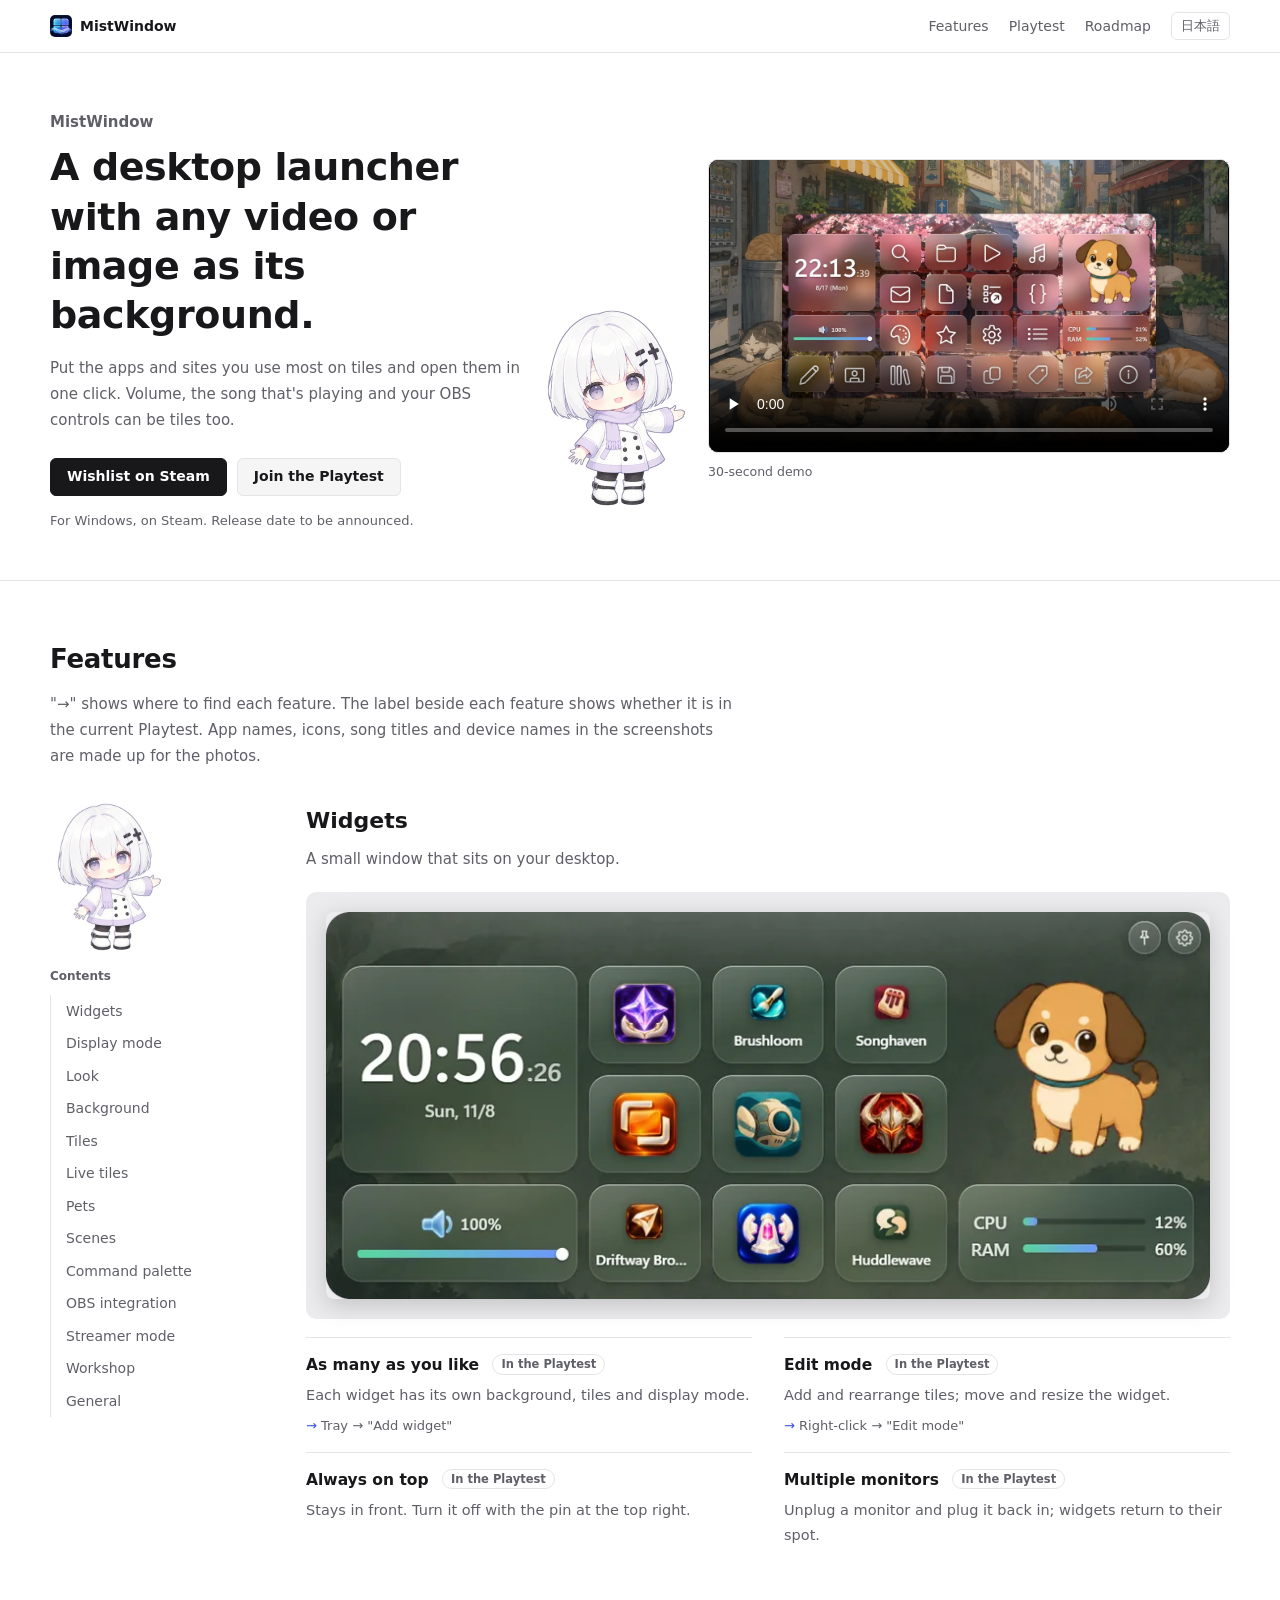
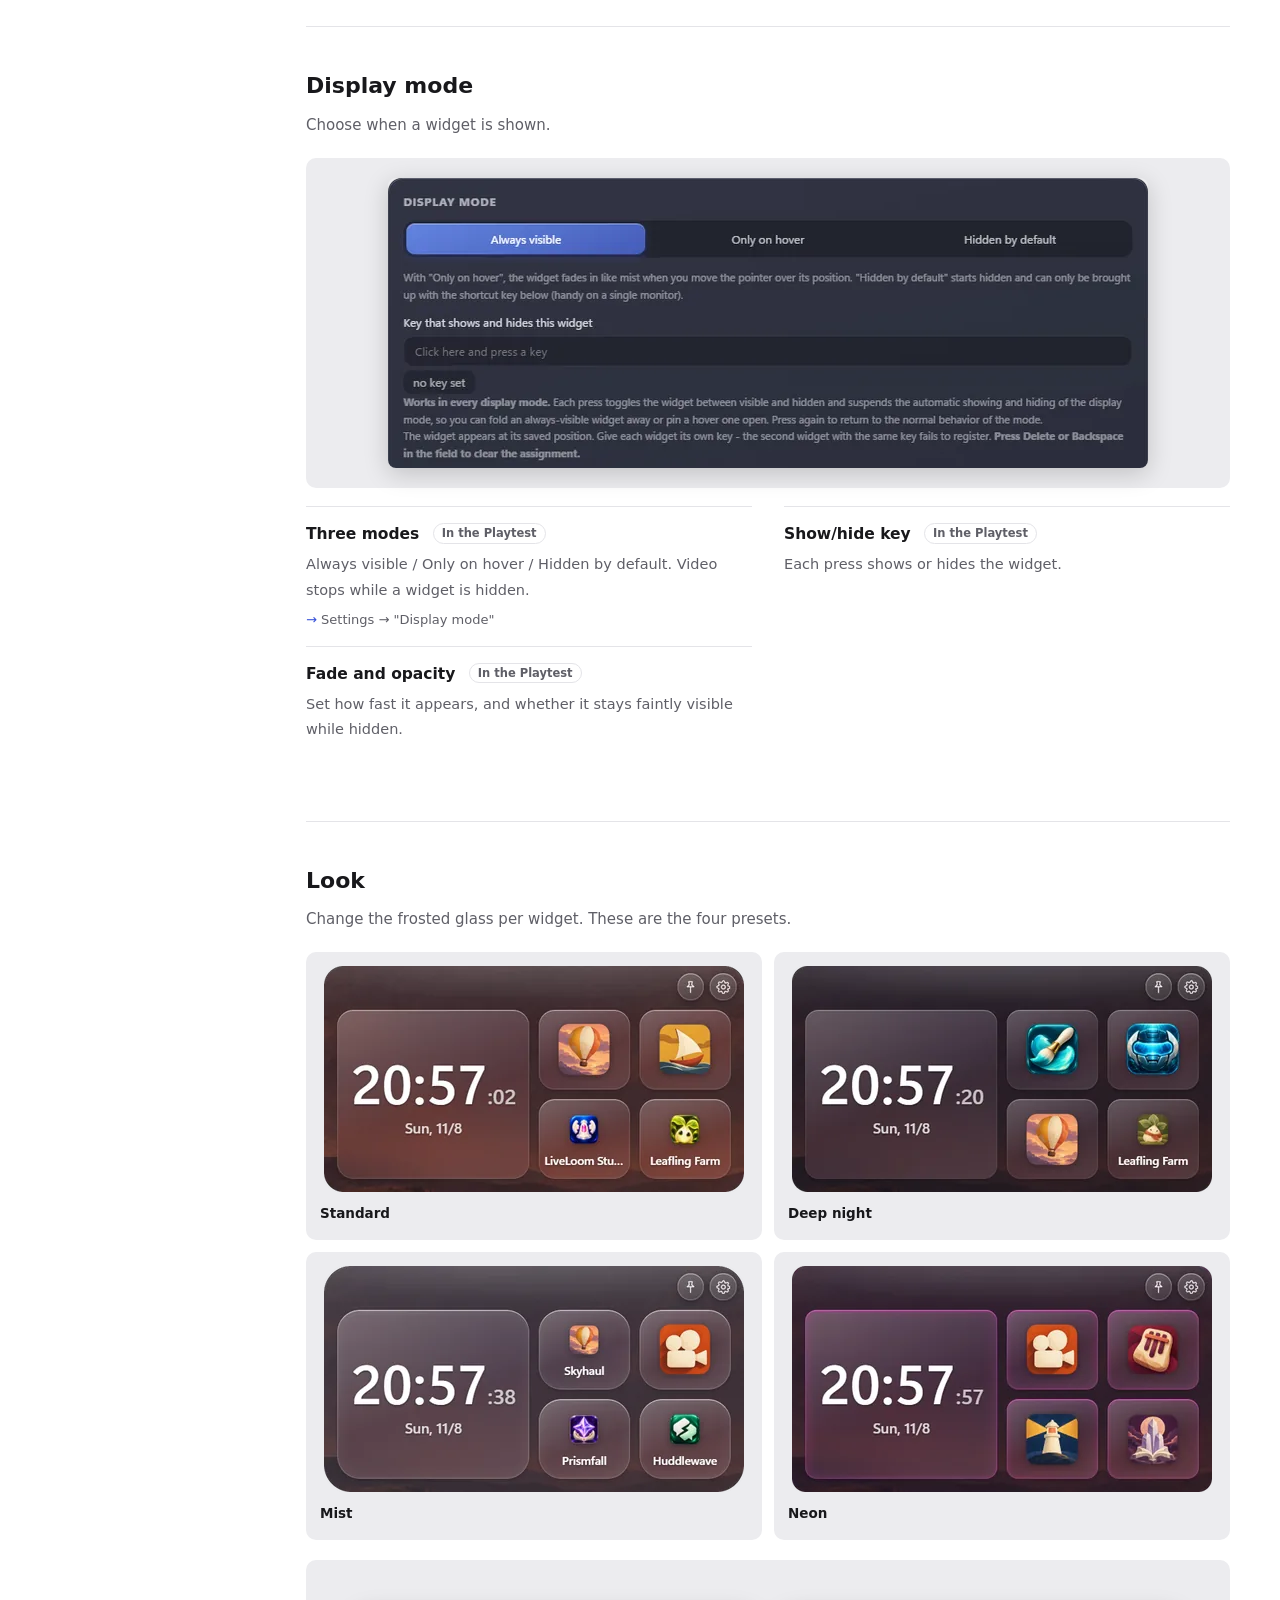
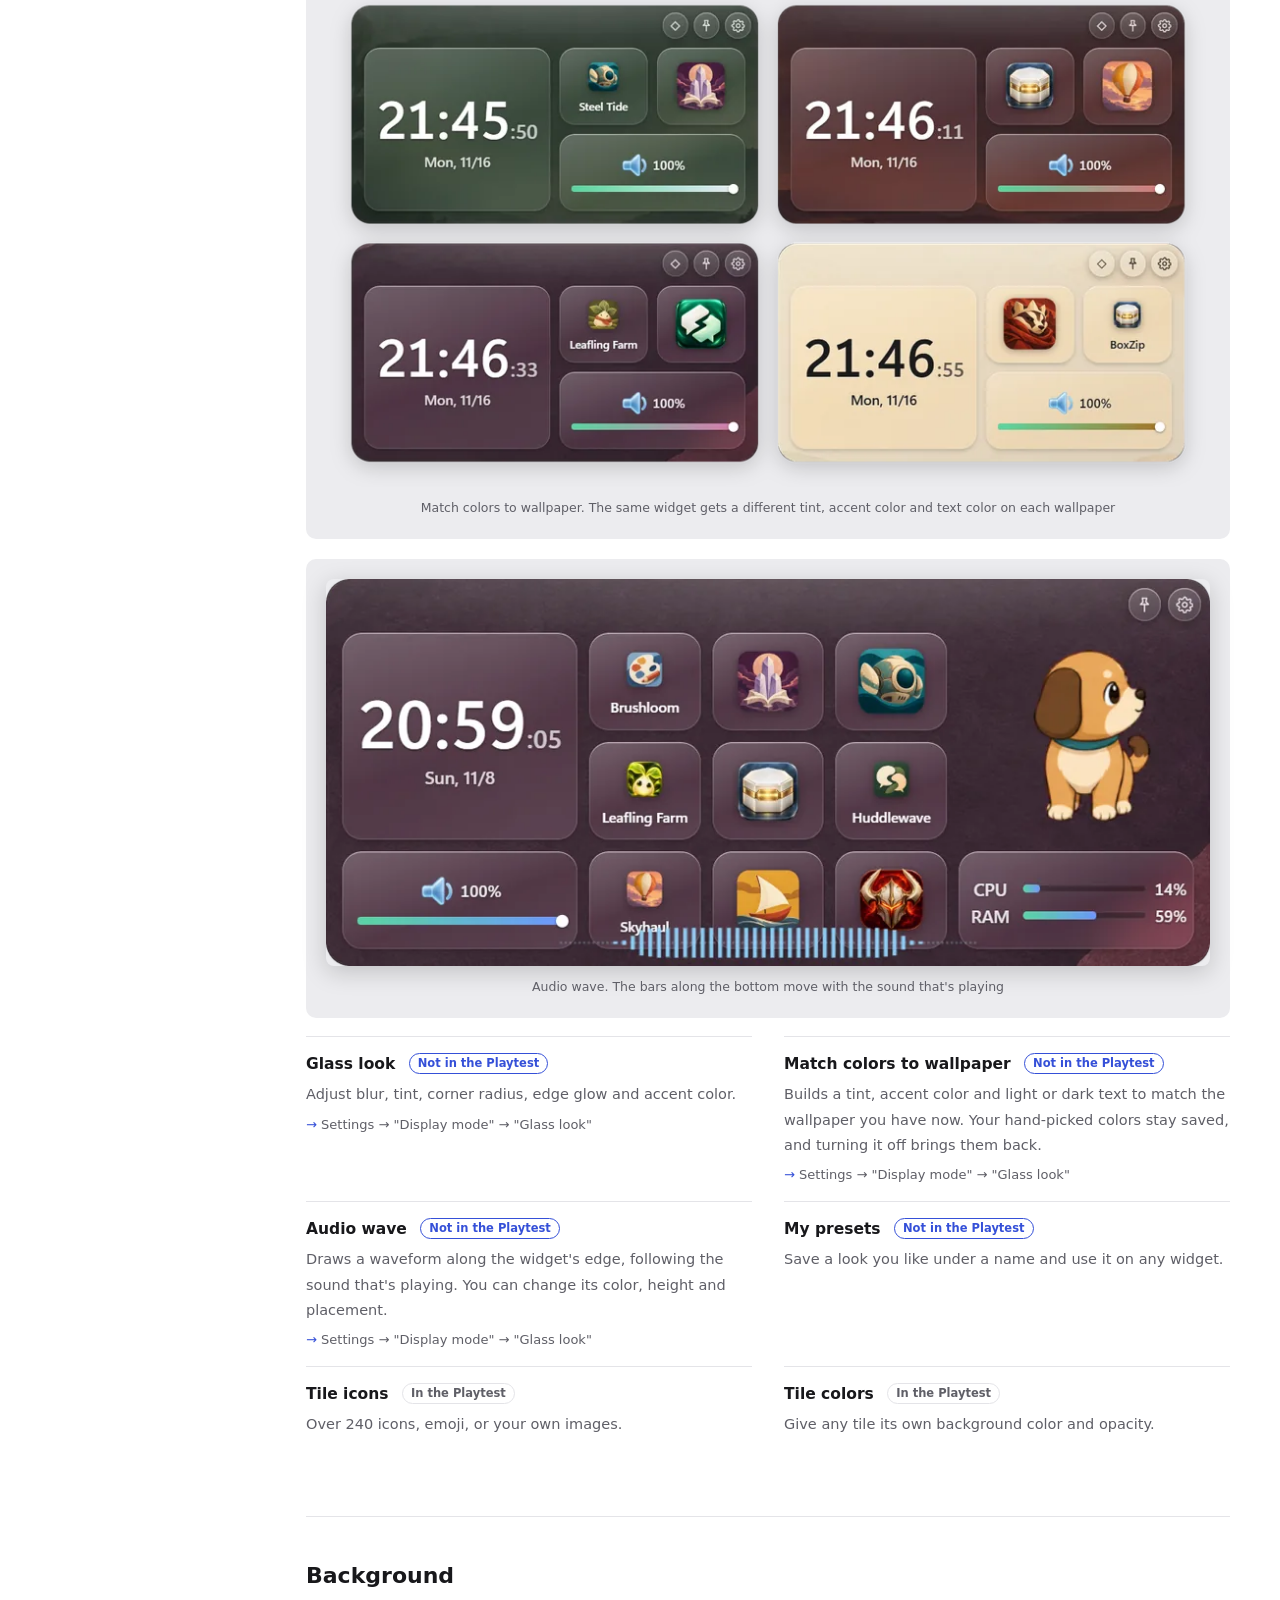
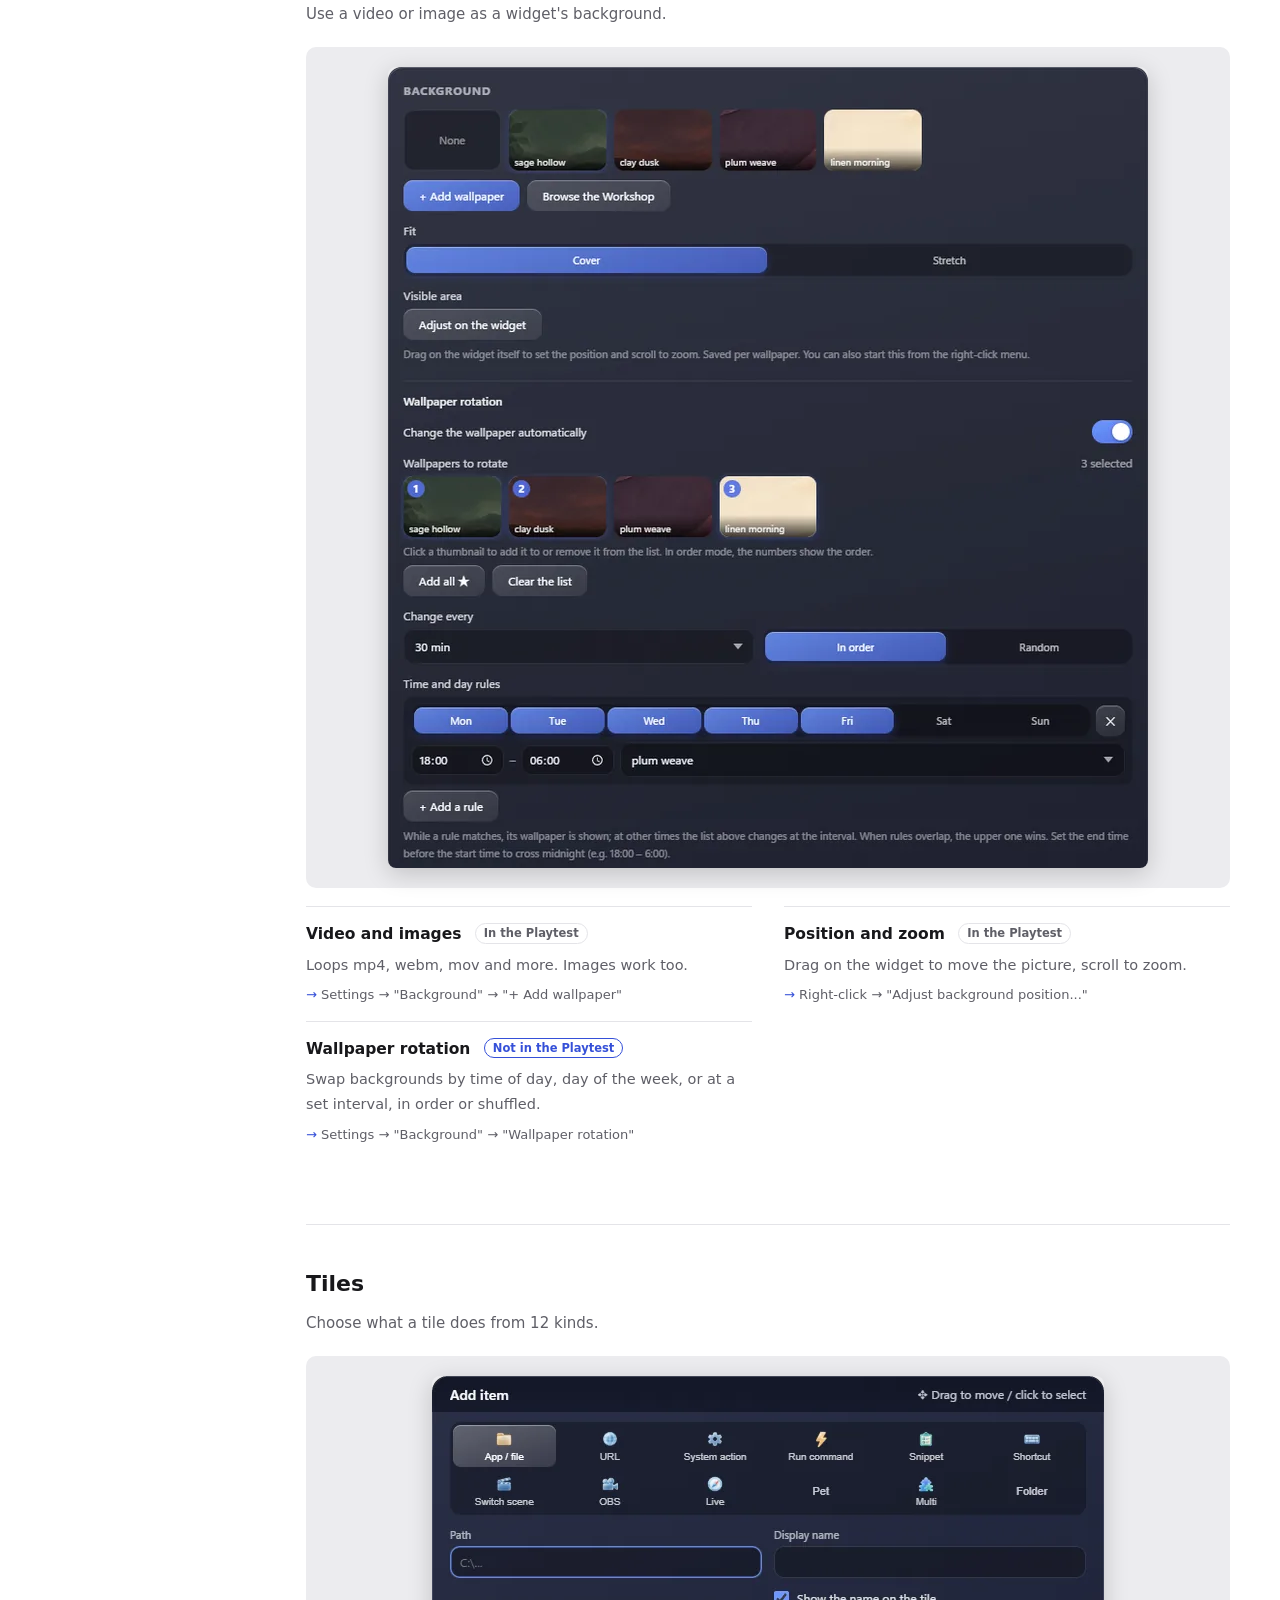
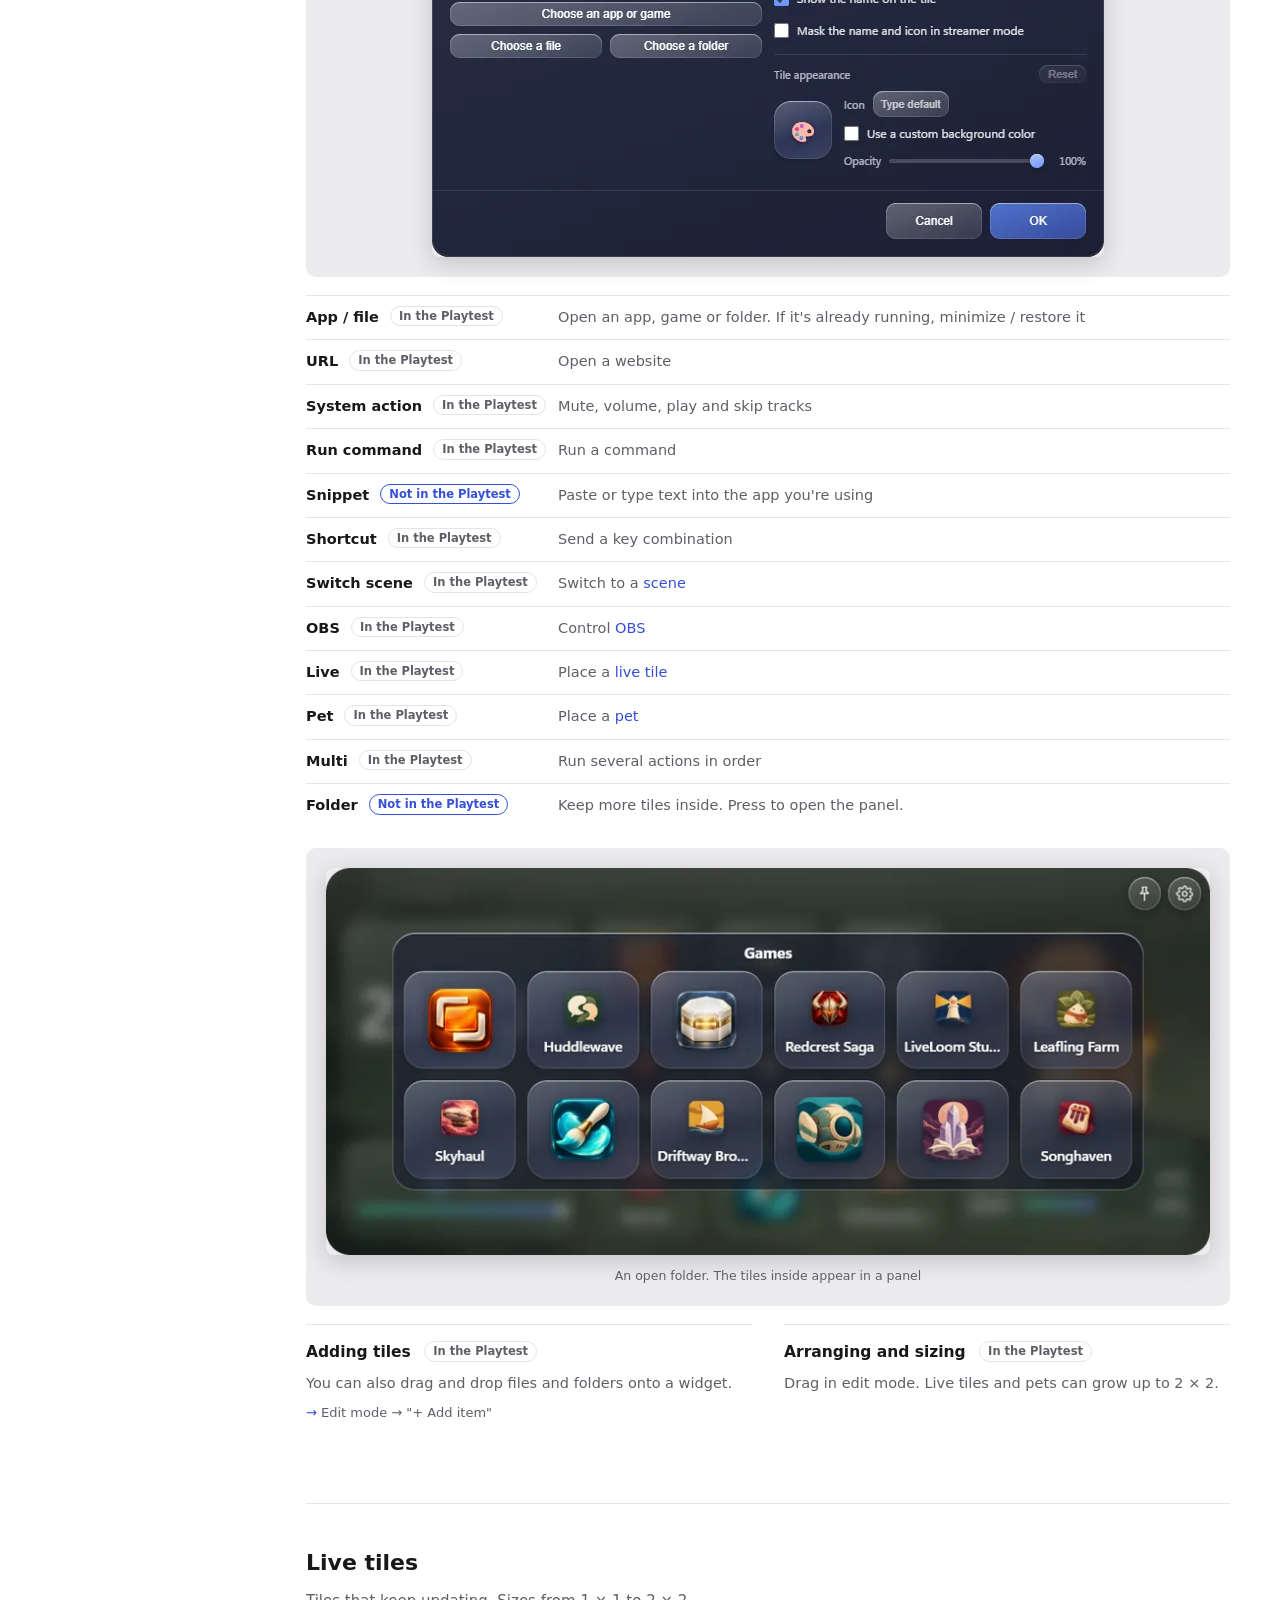
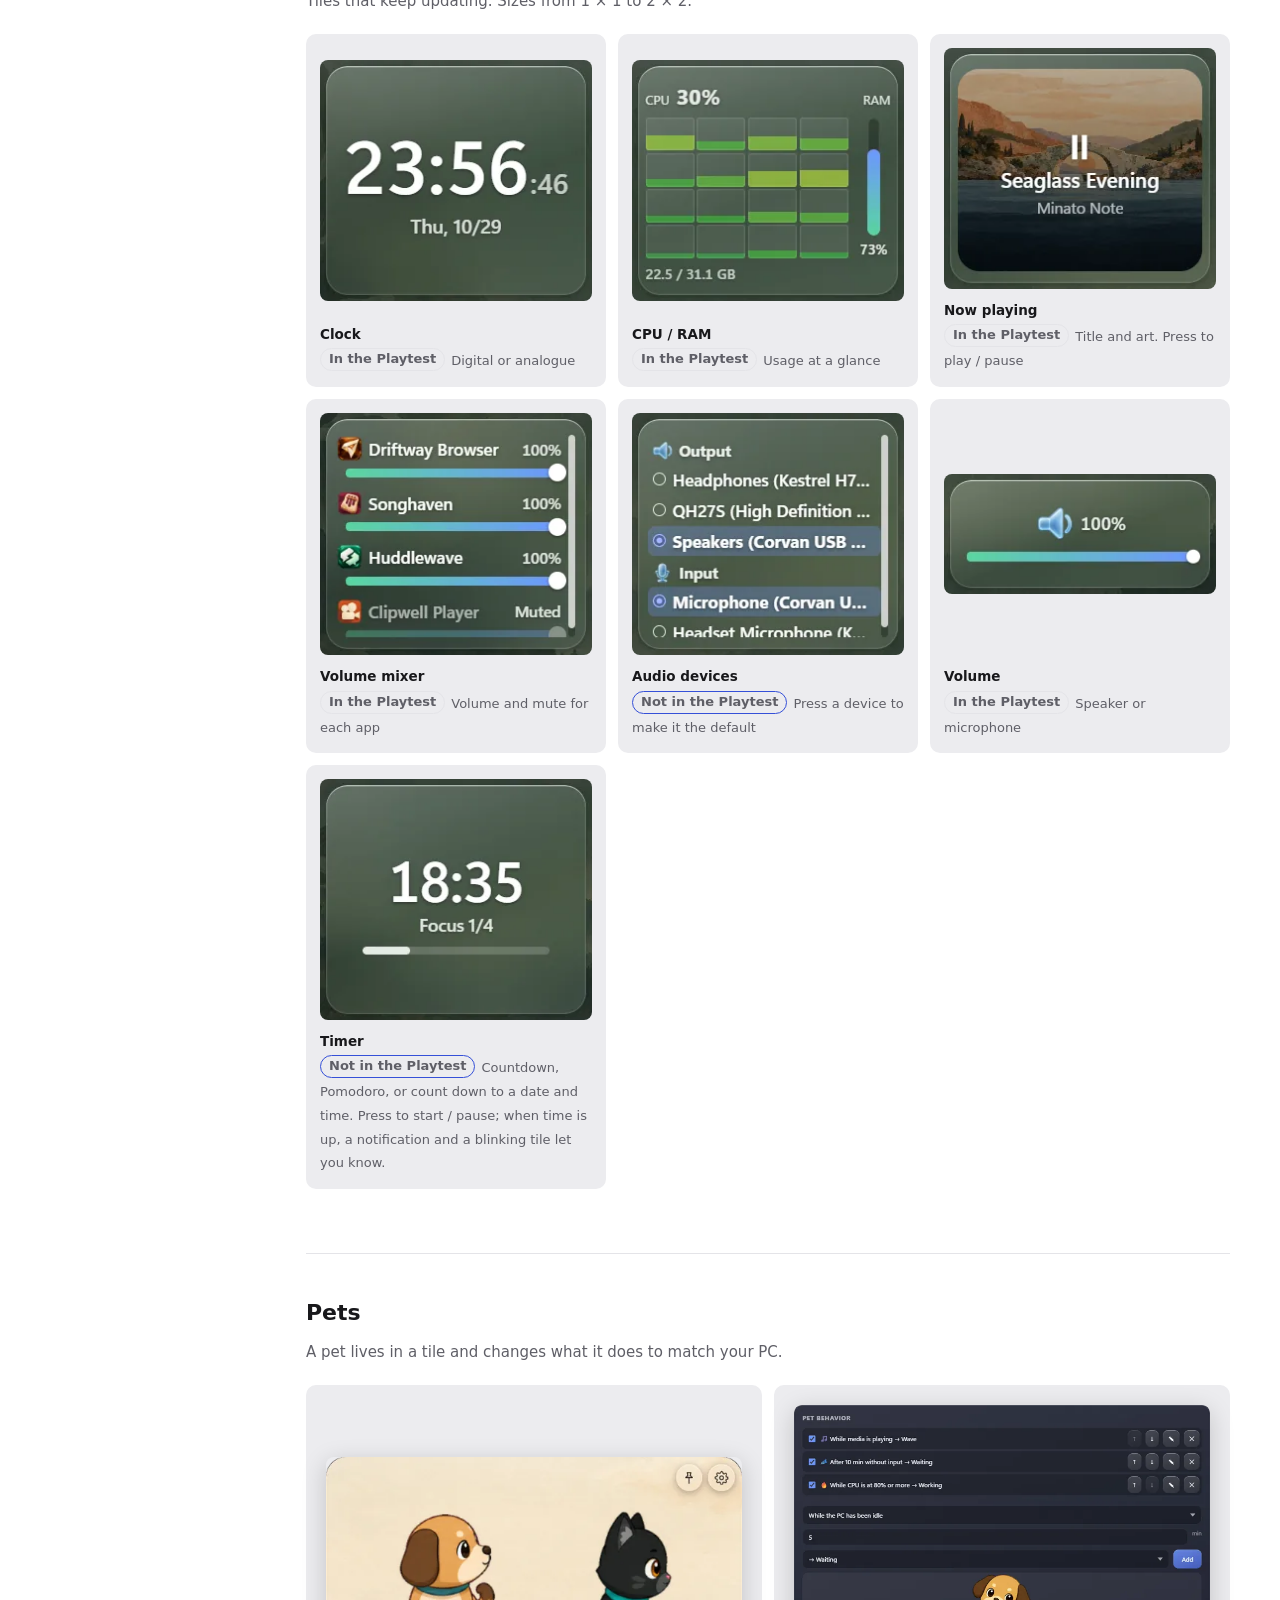
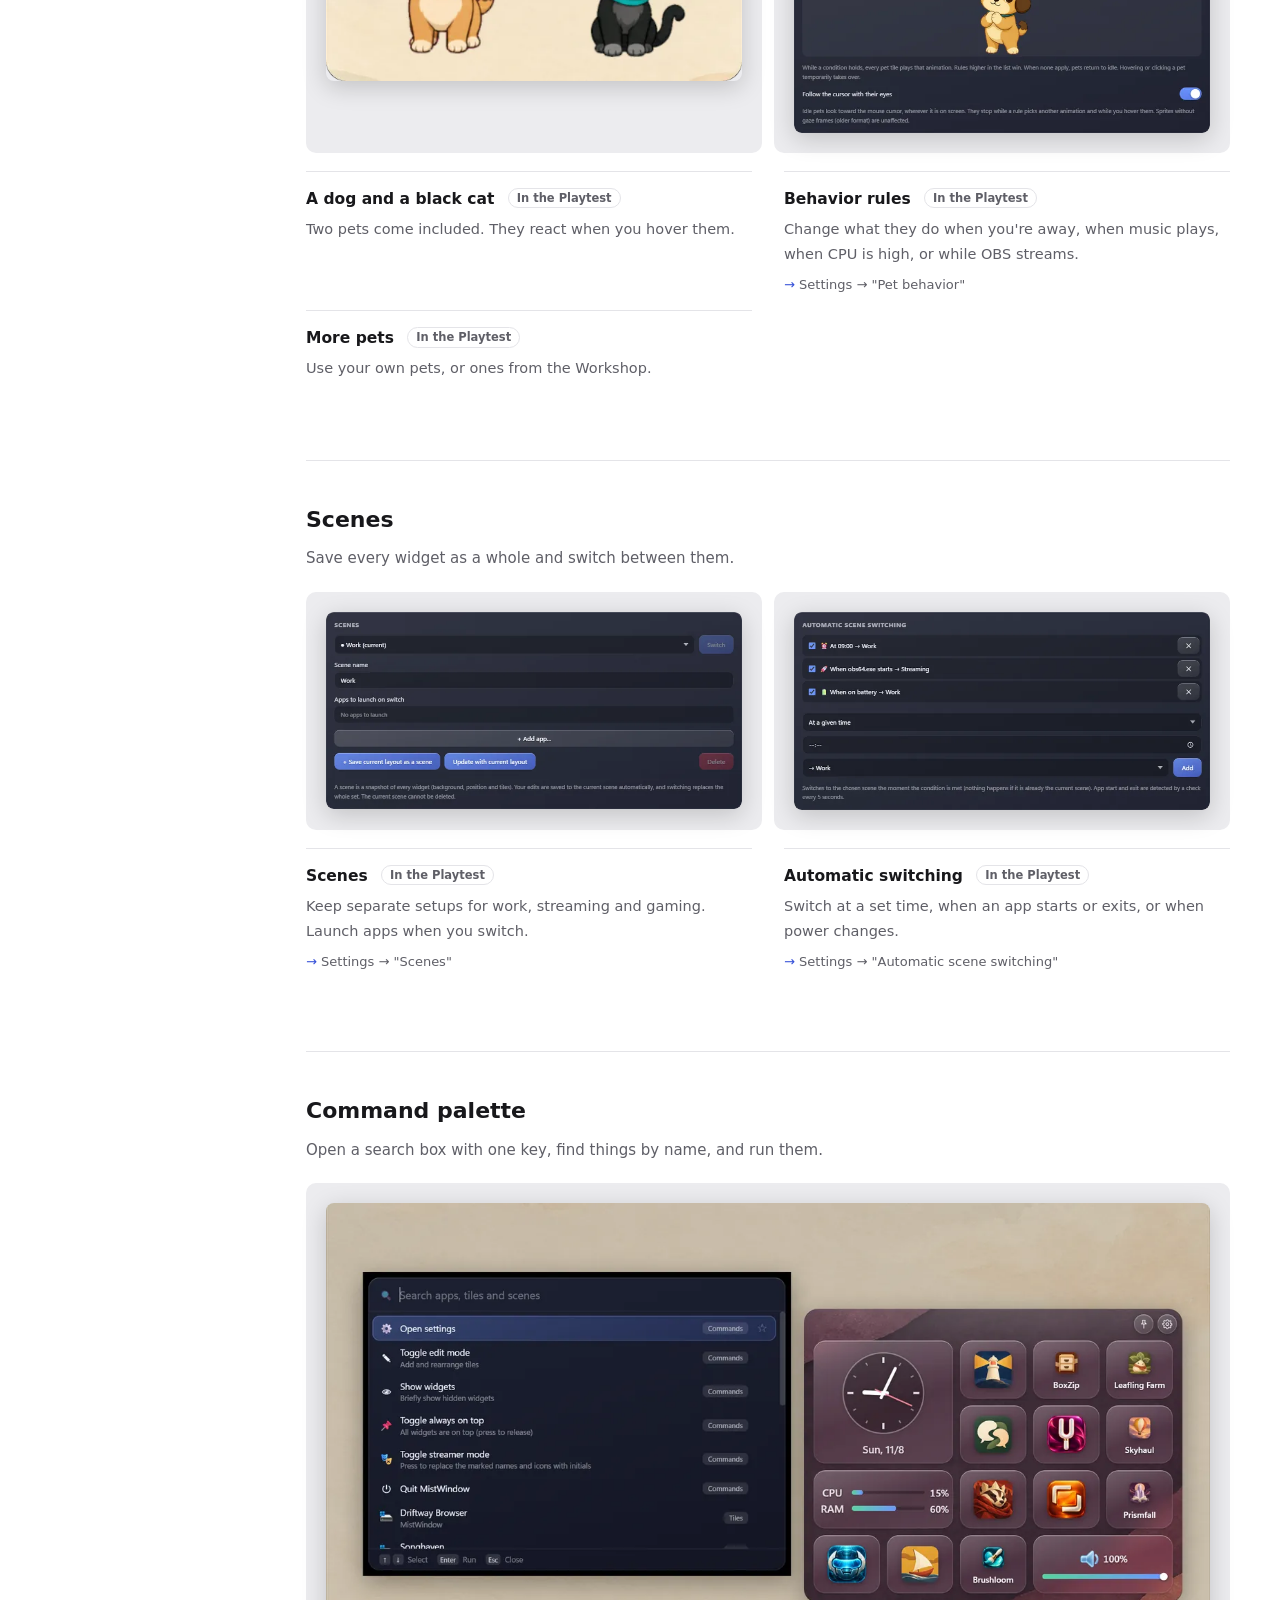
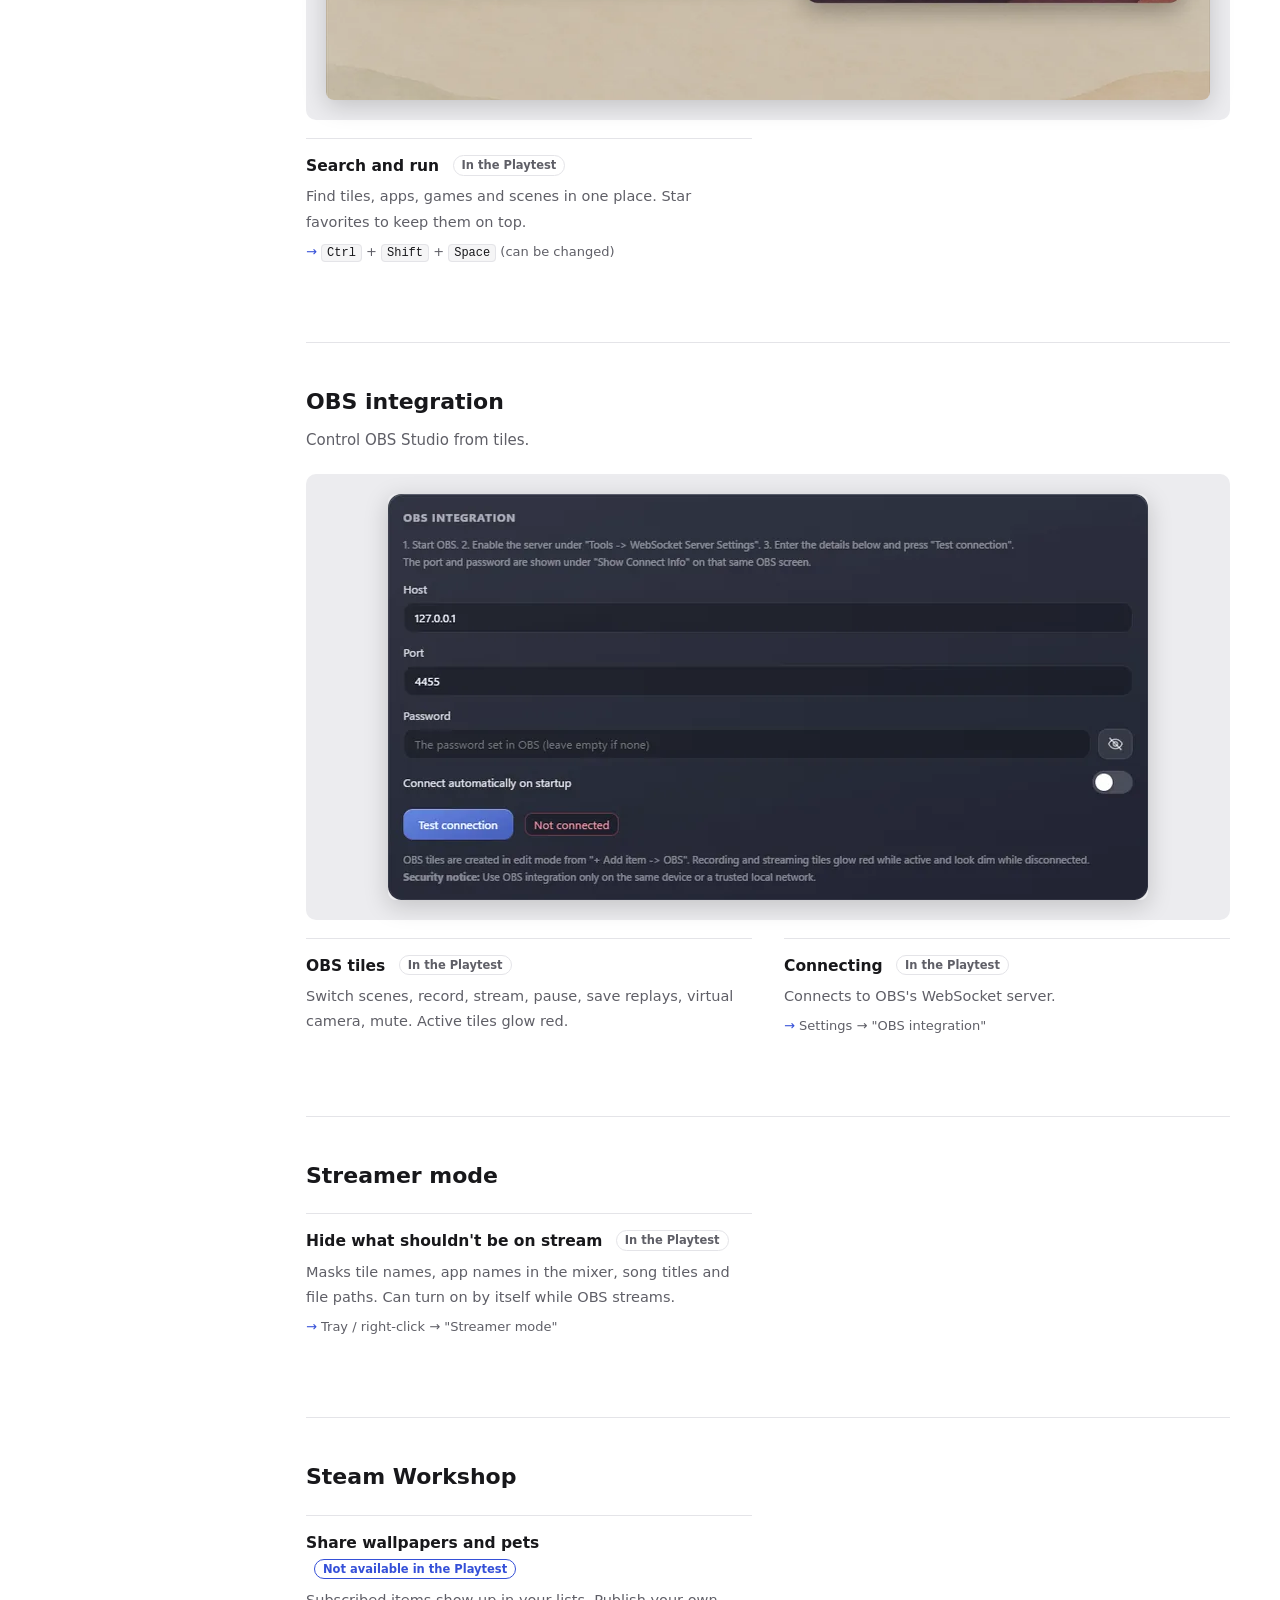
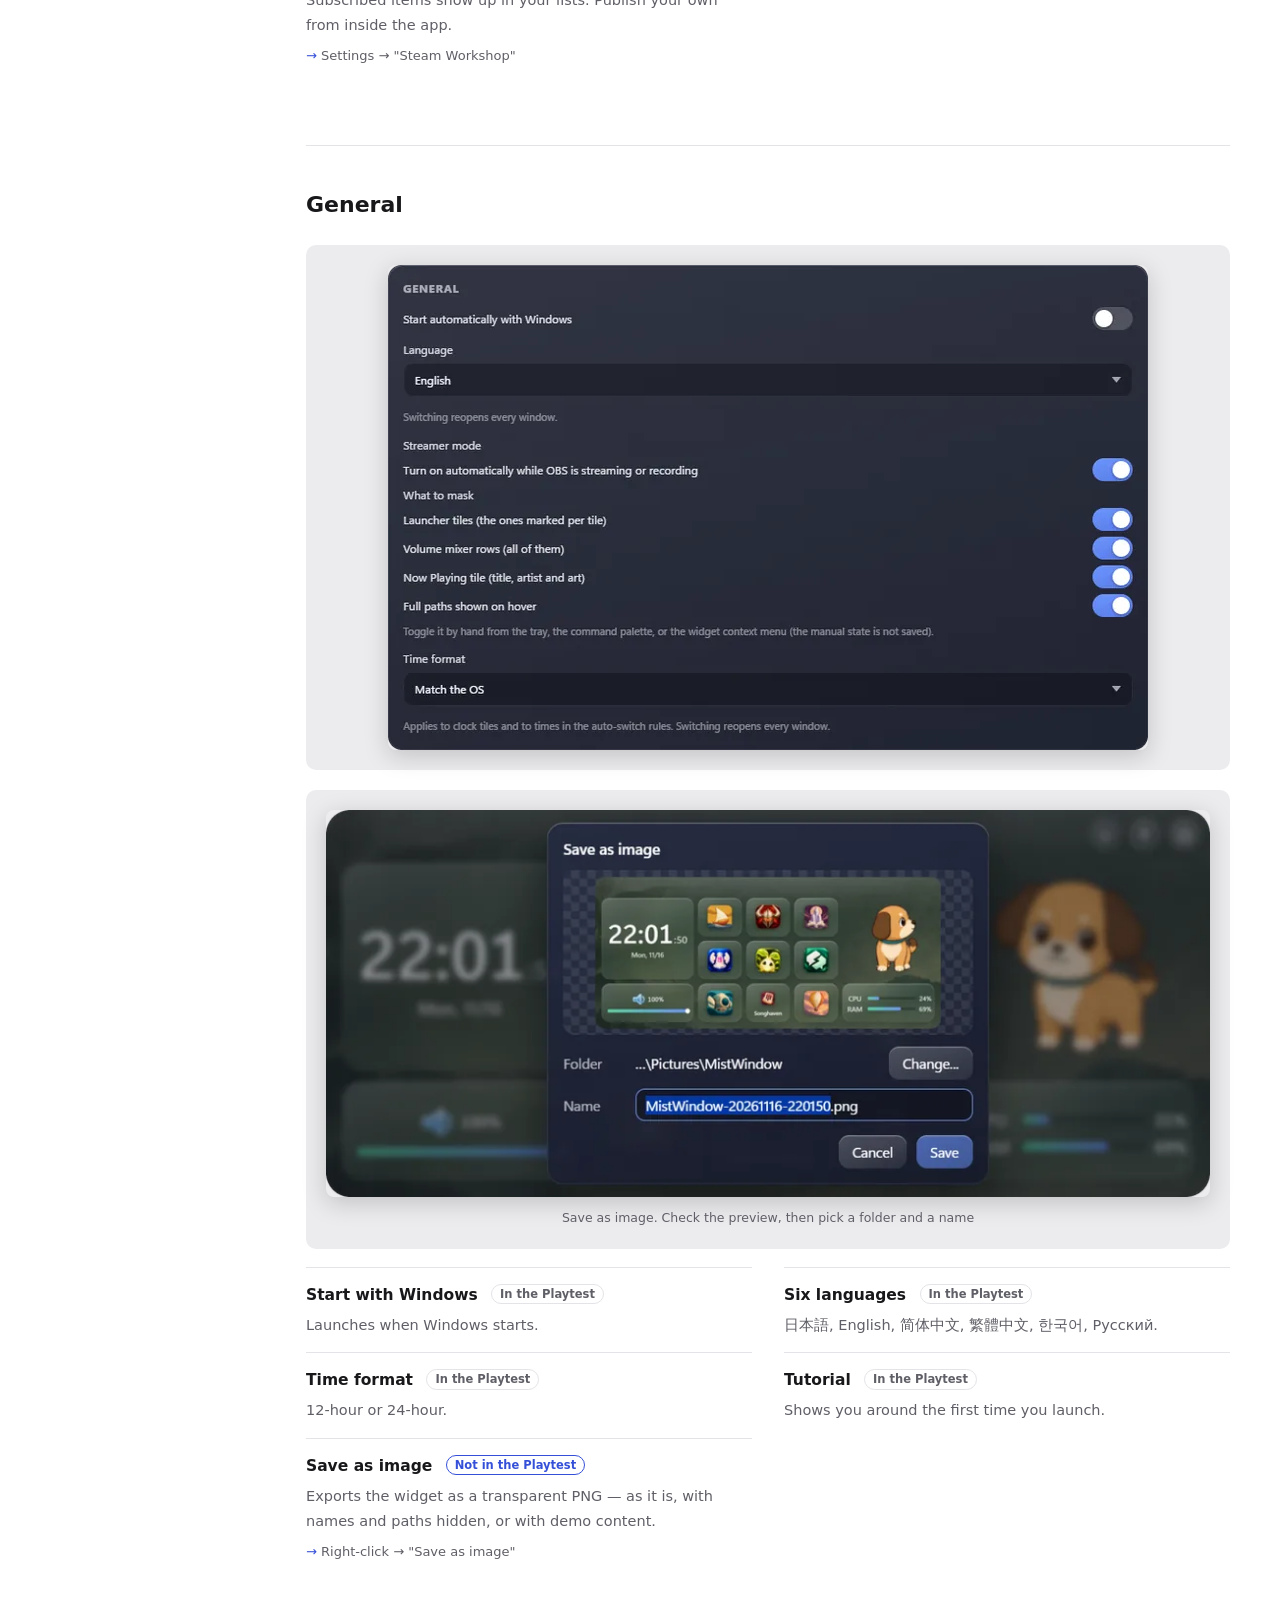
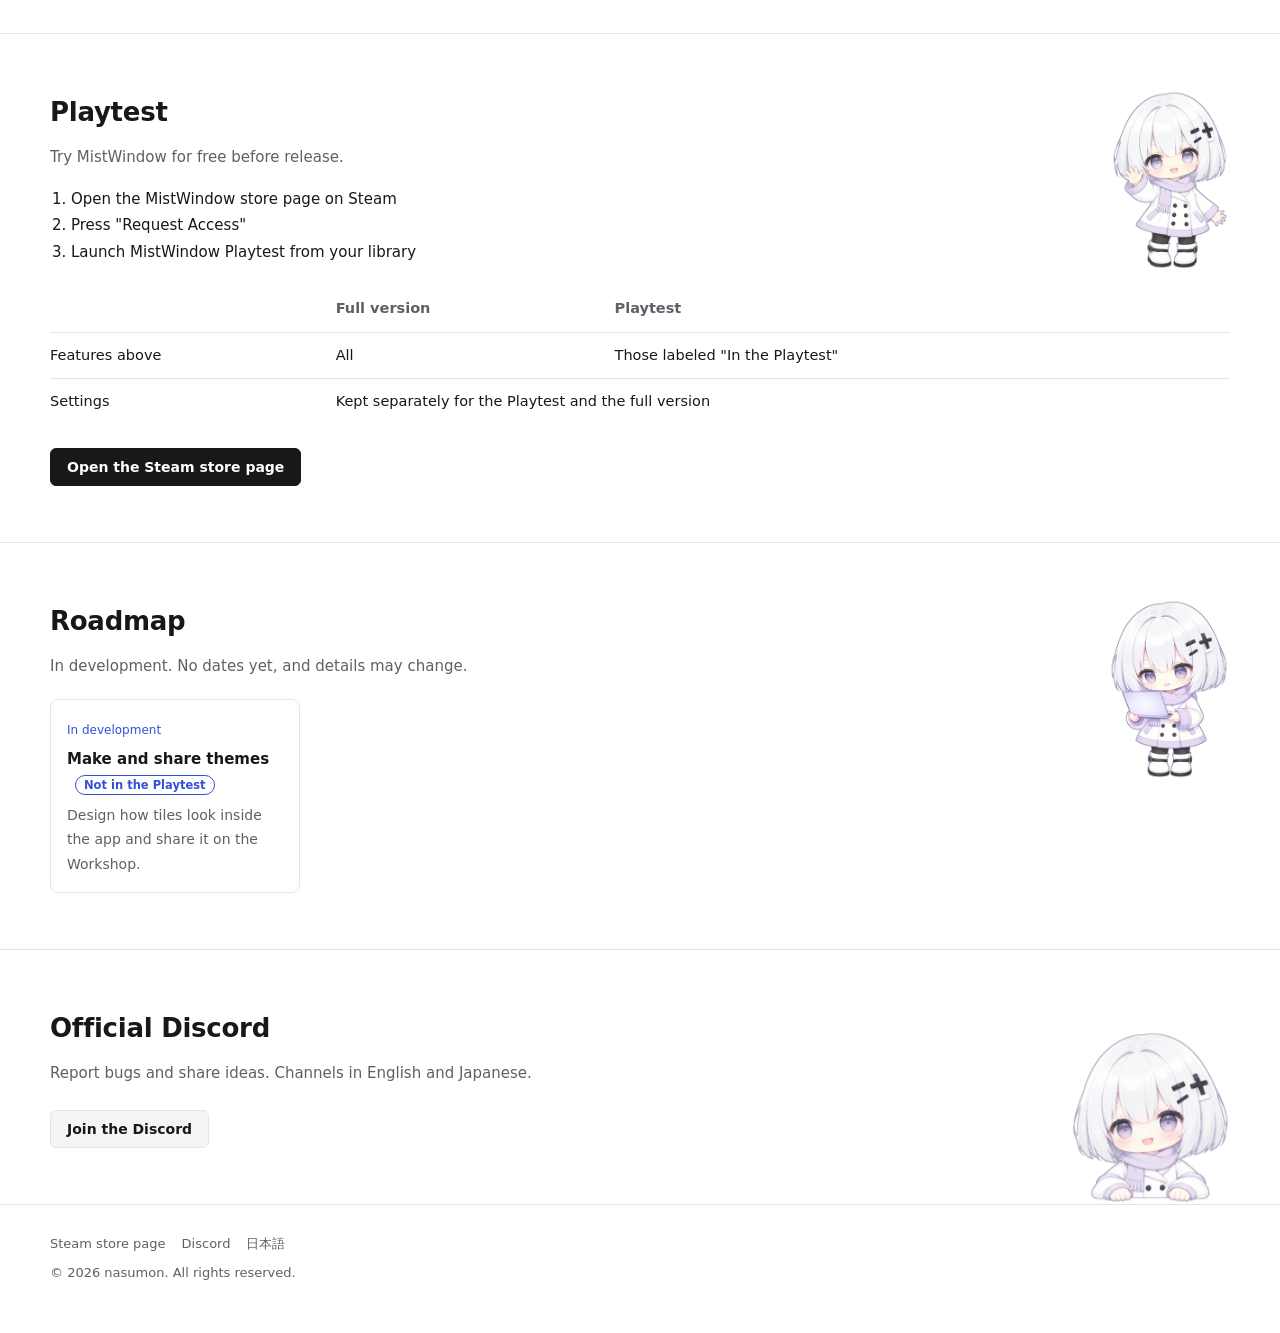
<file: index.html>
<!doctype html>
<html lang="en">
<head>
<meta charset="utf-8">
<meta name="viewport" content="width=device-width, initial-scale=1">
<title>MistWindow</title>
<meta name="description" content="MistWindow — a launcher widget for Windows with any video or image as its background.">
<link rel="alternate" hreflang="ja" href="ja/">
<link rel="alternate" hreflang="en" href="en/">
<link rel="icon" href="assets/img/favicon.png">
<link rel="stylesheet" href="assets/site.css?v=4">
<script>
  // ブラウザの言語で日英のページへ送る(JS が無くても下のリンクで選べる)
  location.replace((navigator.language || '').toLowerCase().startsWith('ja') ? 'ja/' : 'en/');
</script>
</head>
<body>
<main class="lang-pick">
  <h1 class="section-title">MistWindow</h1>
  <div class="cta">
    <a class="btn btn-primary" href="ja/" hreflang="ja" lang="ja">日本語</a>
    <a class="btn" href="en/" hreflang="en">English</a>
  </div>
</main>
</body>
</html>
</file>
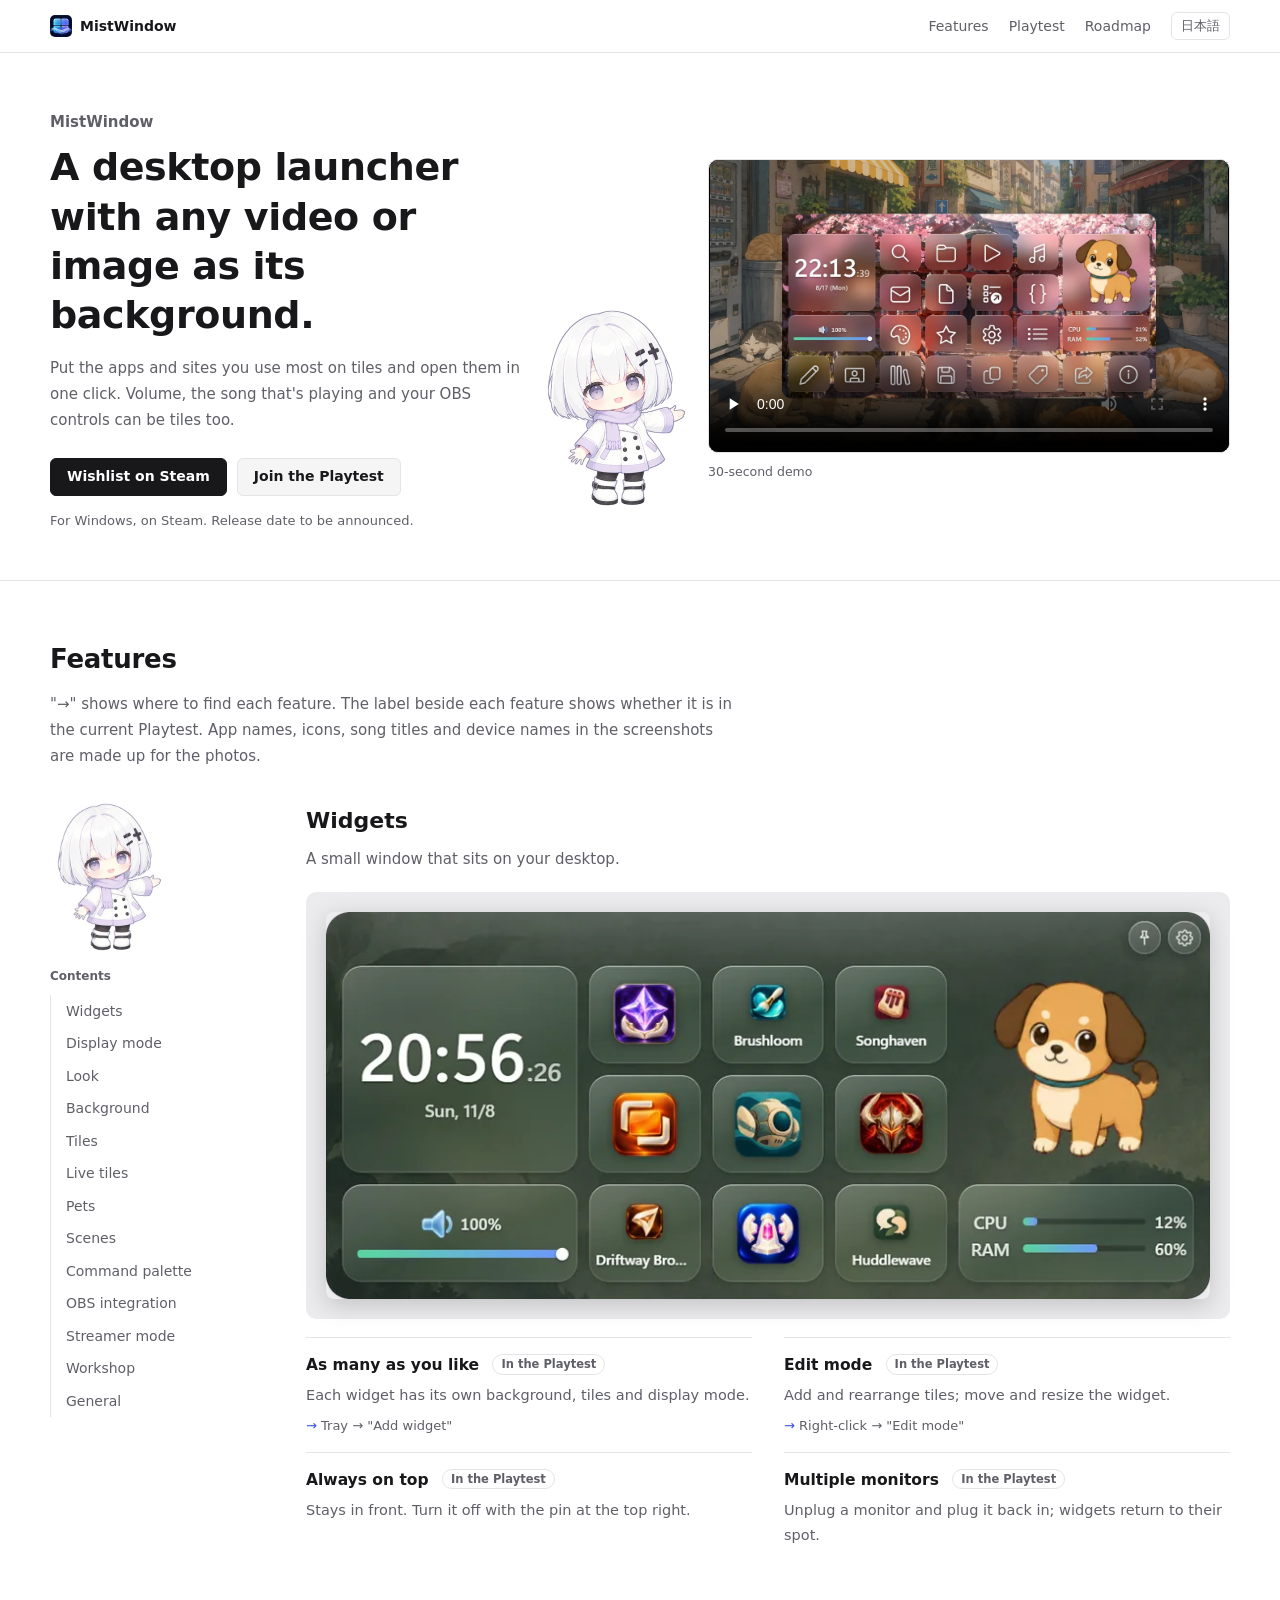
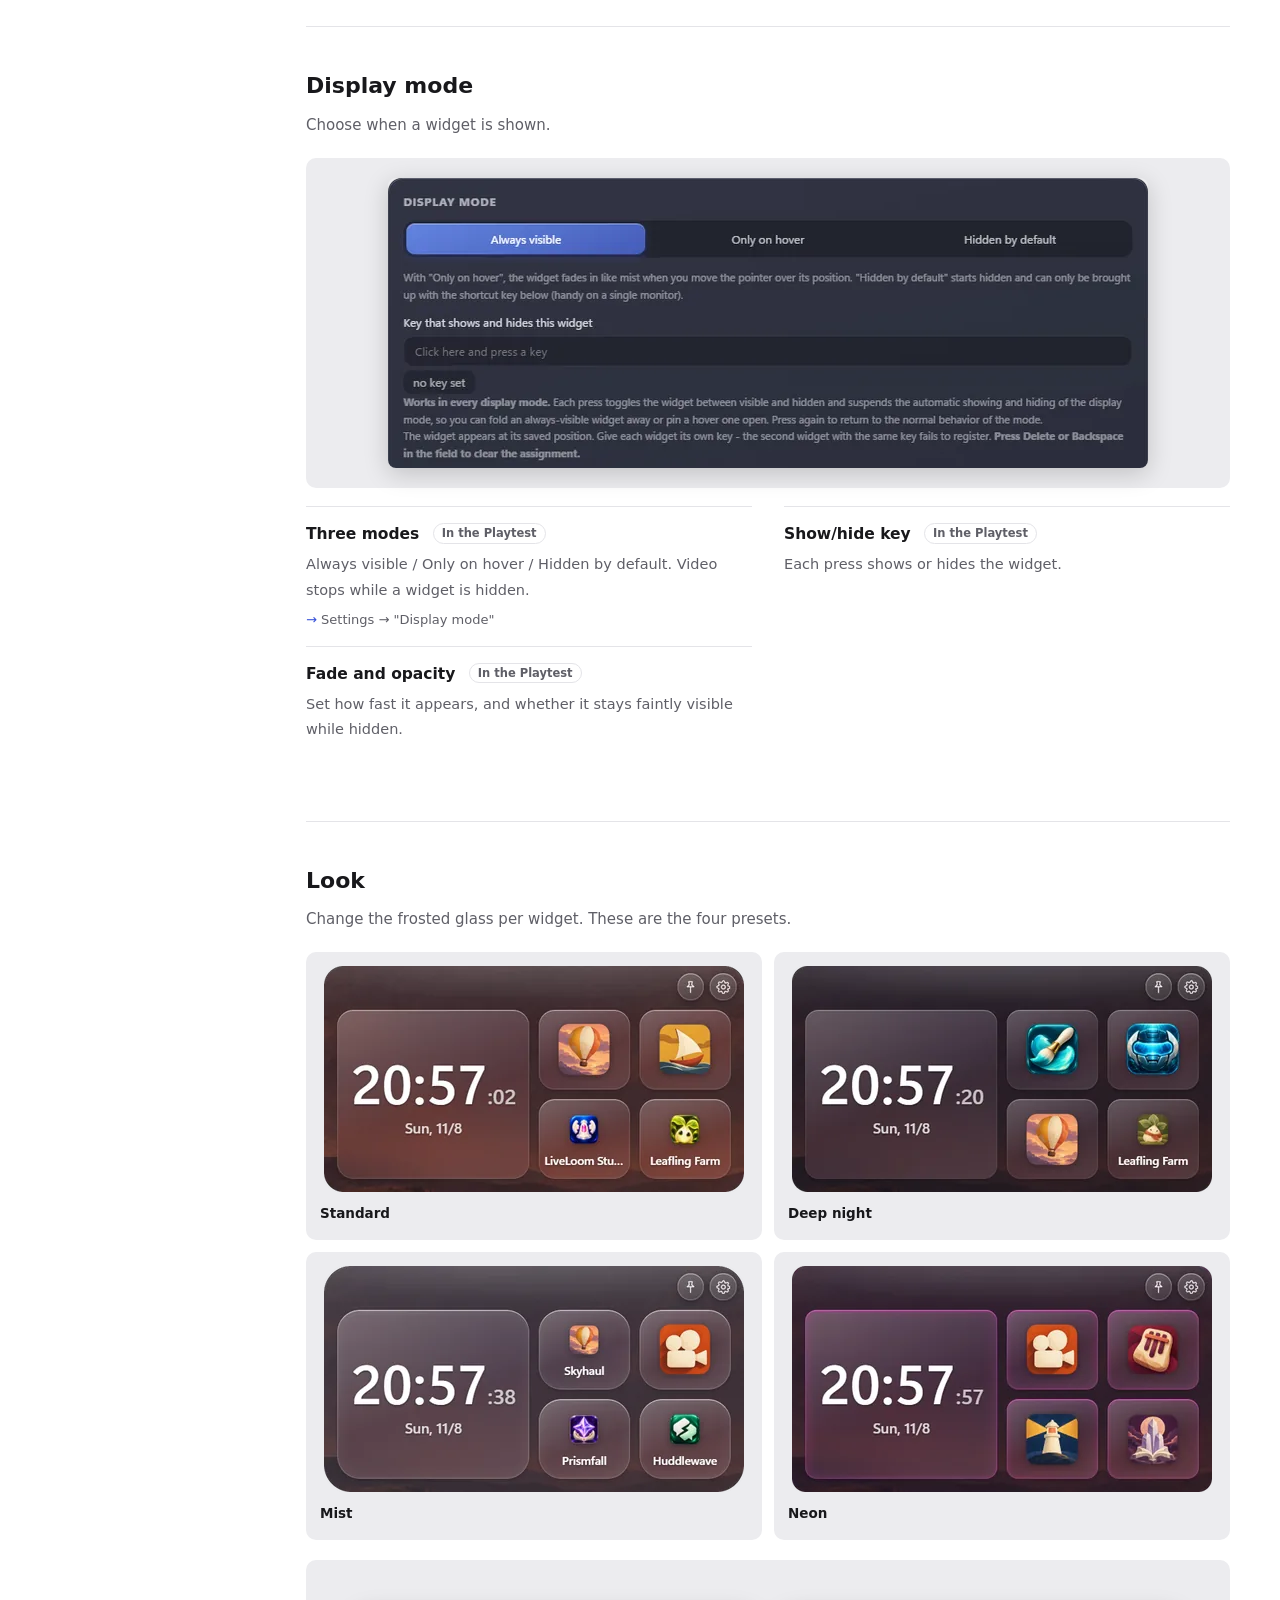
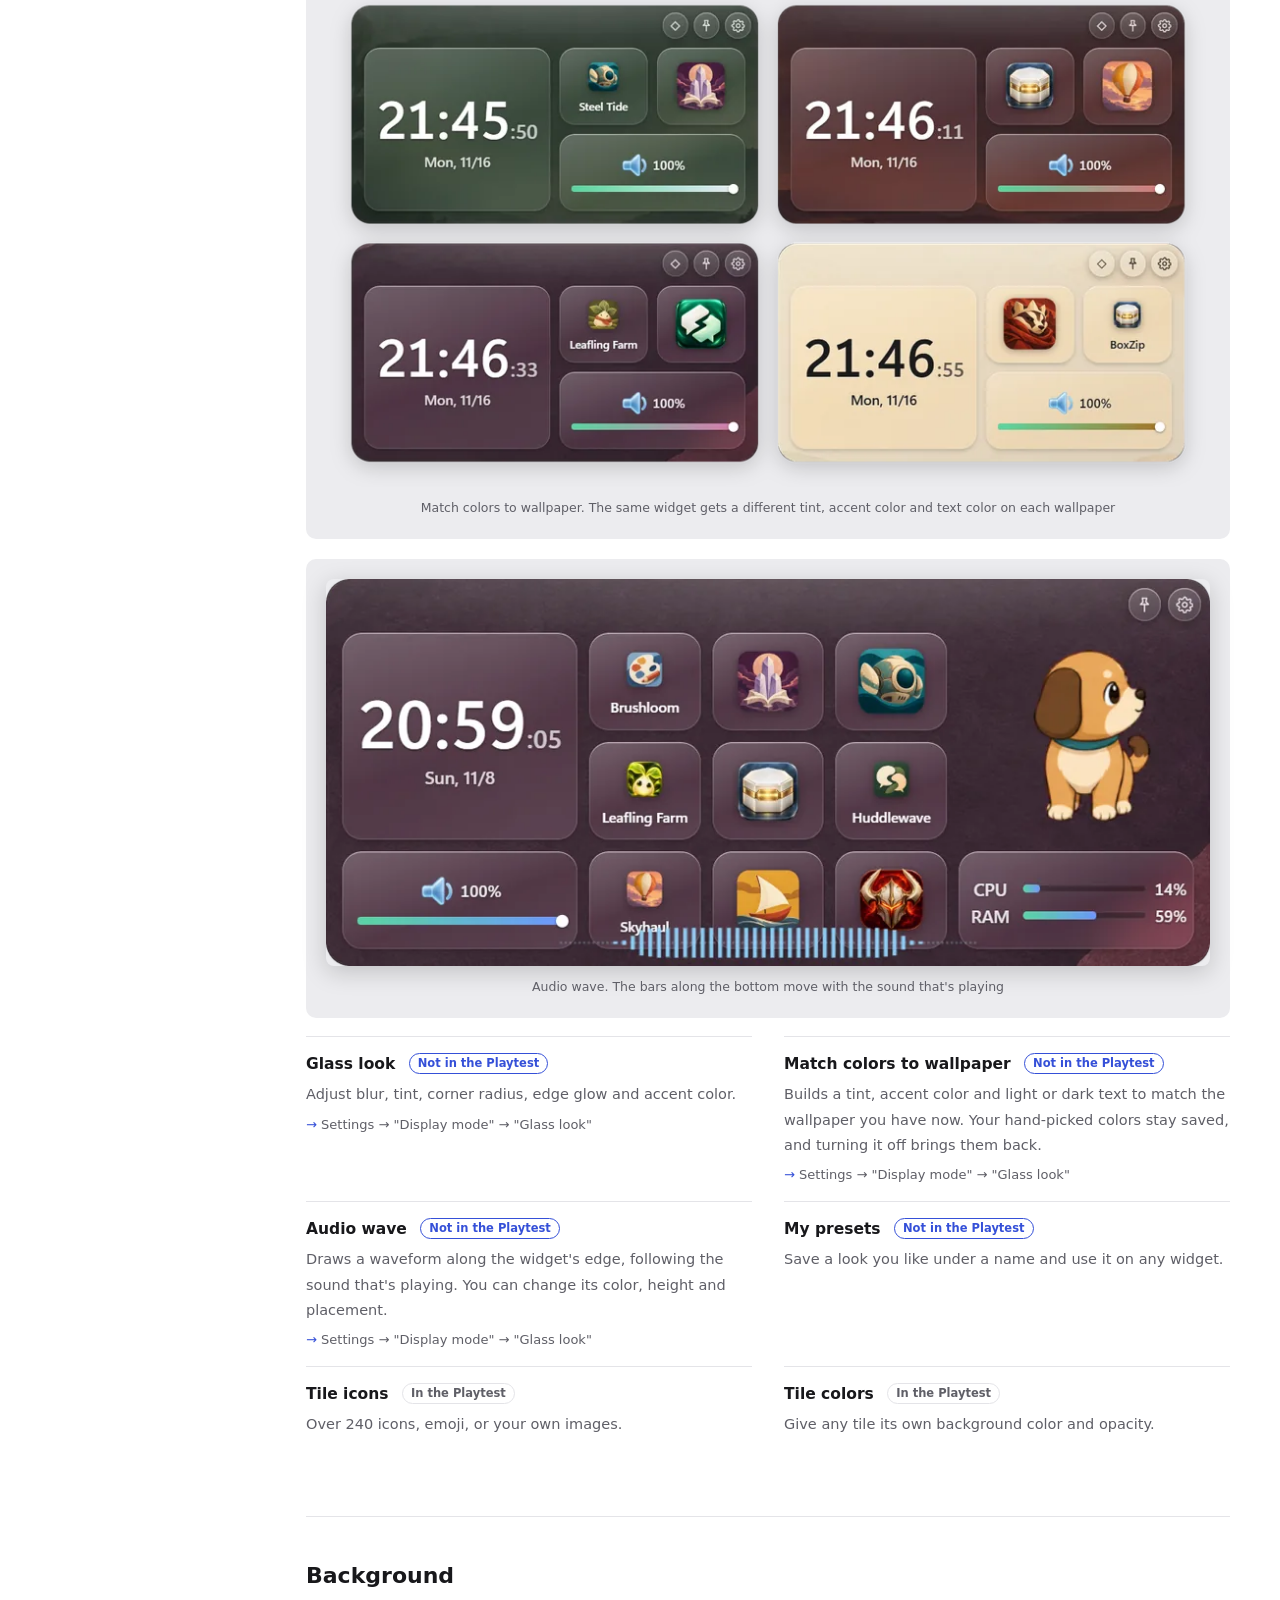
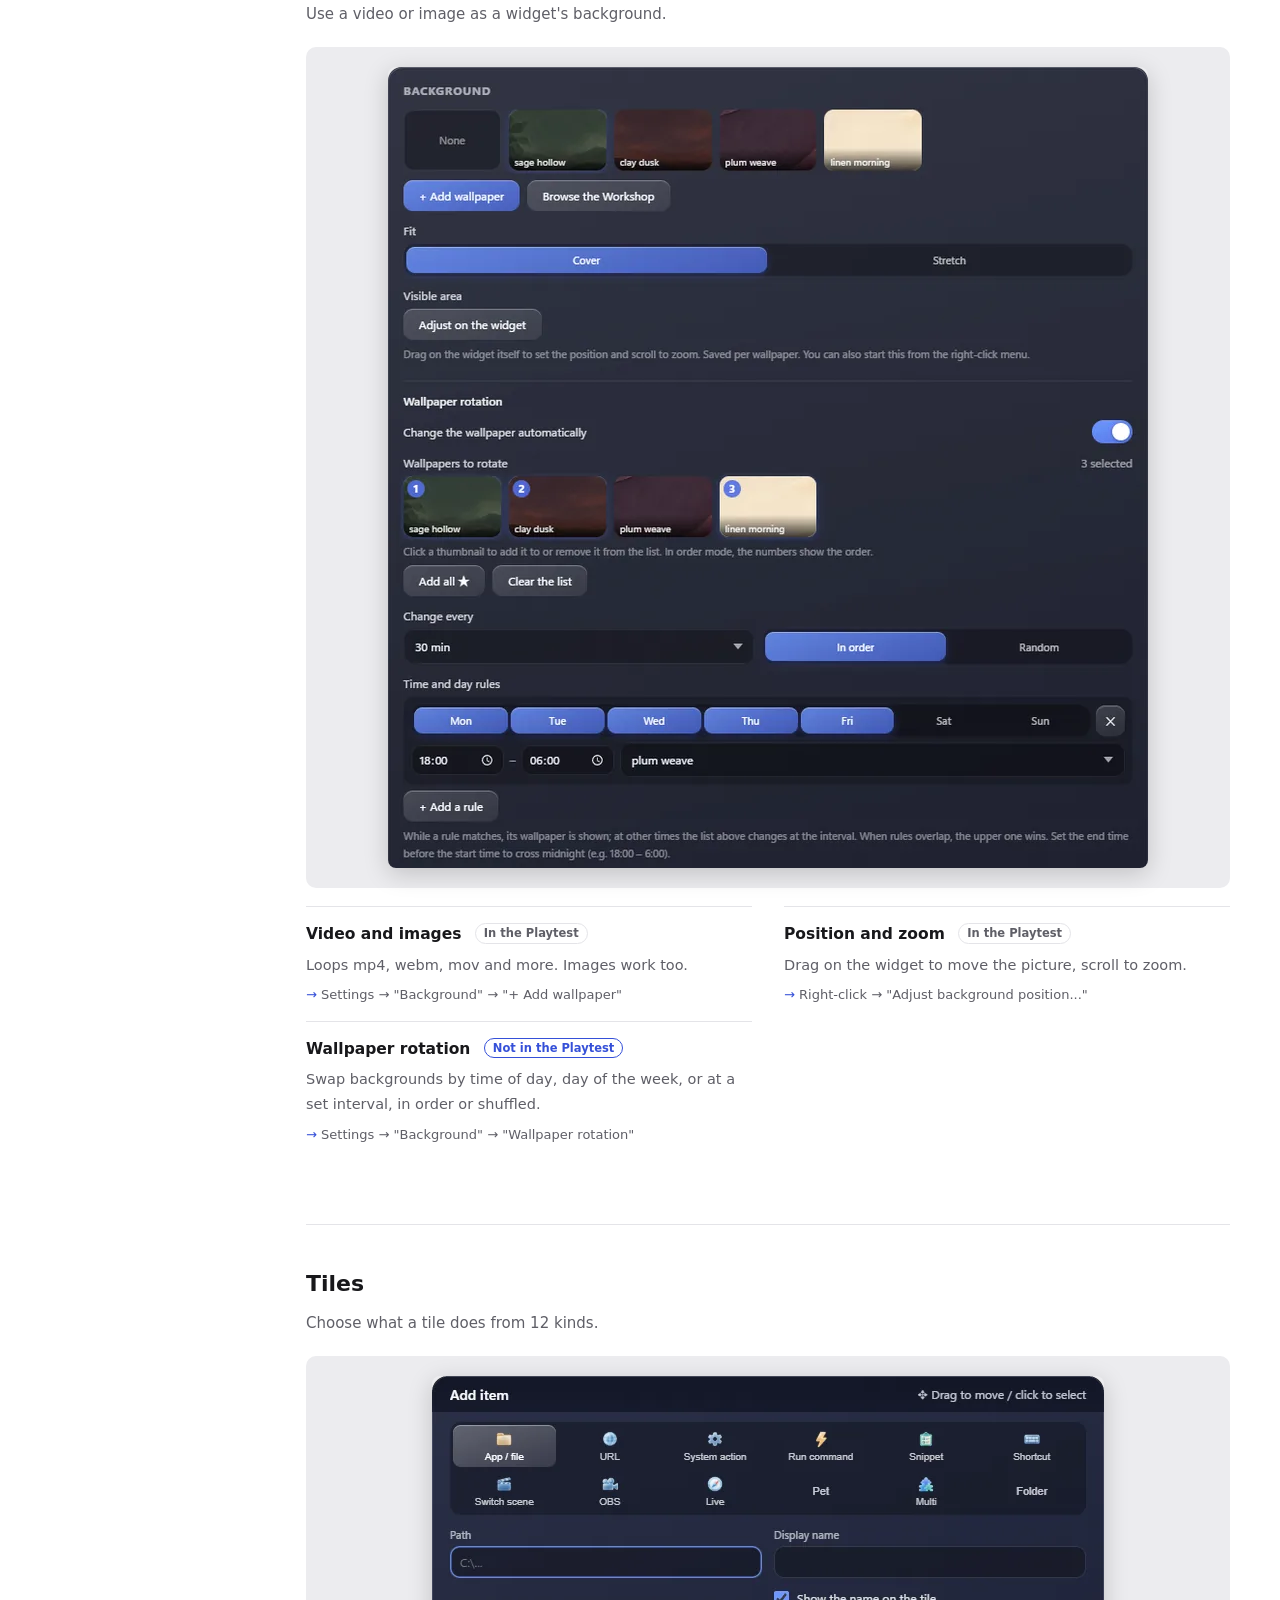
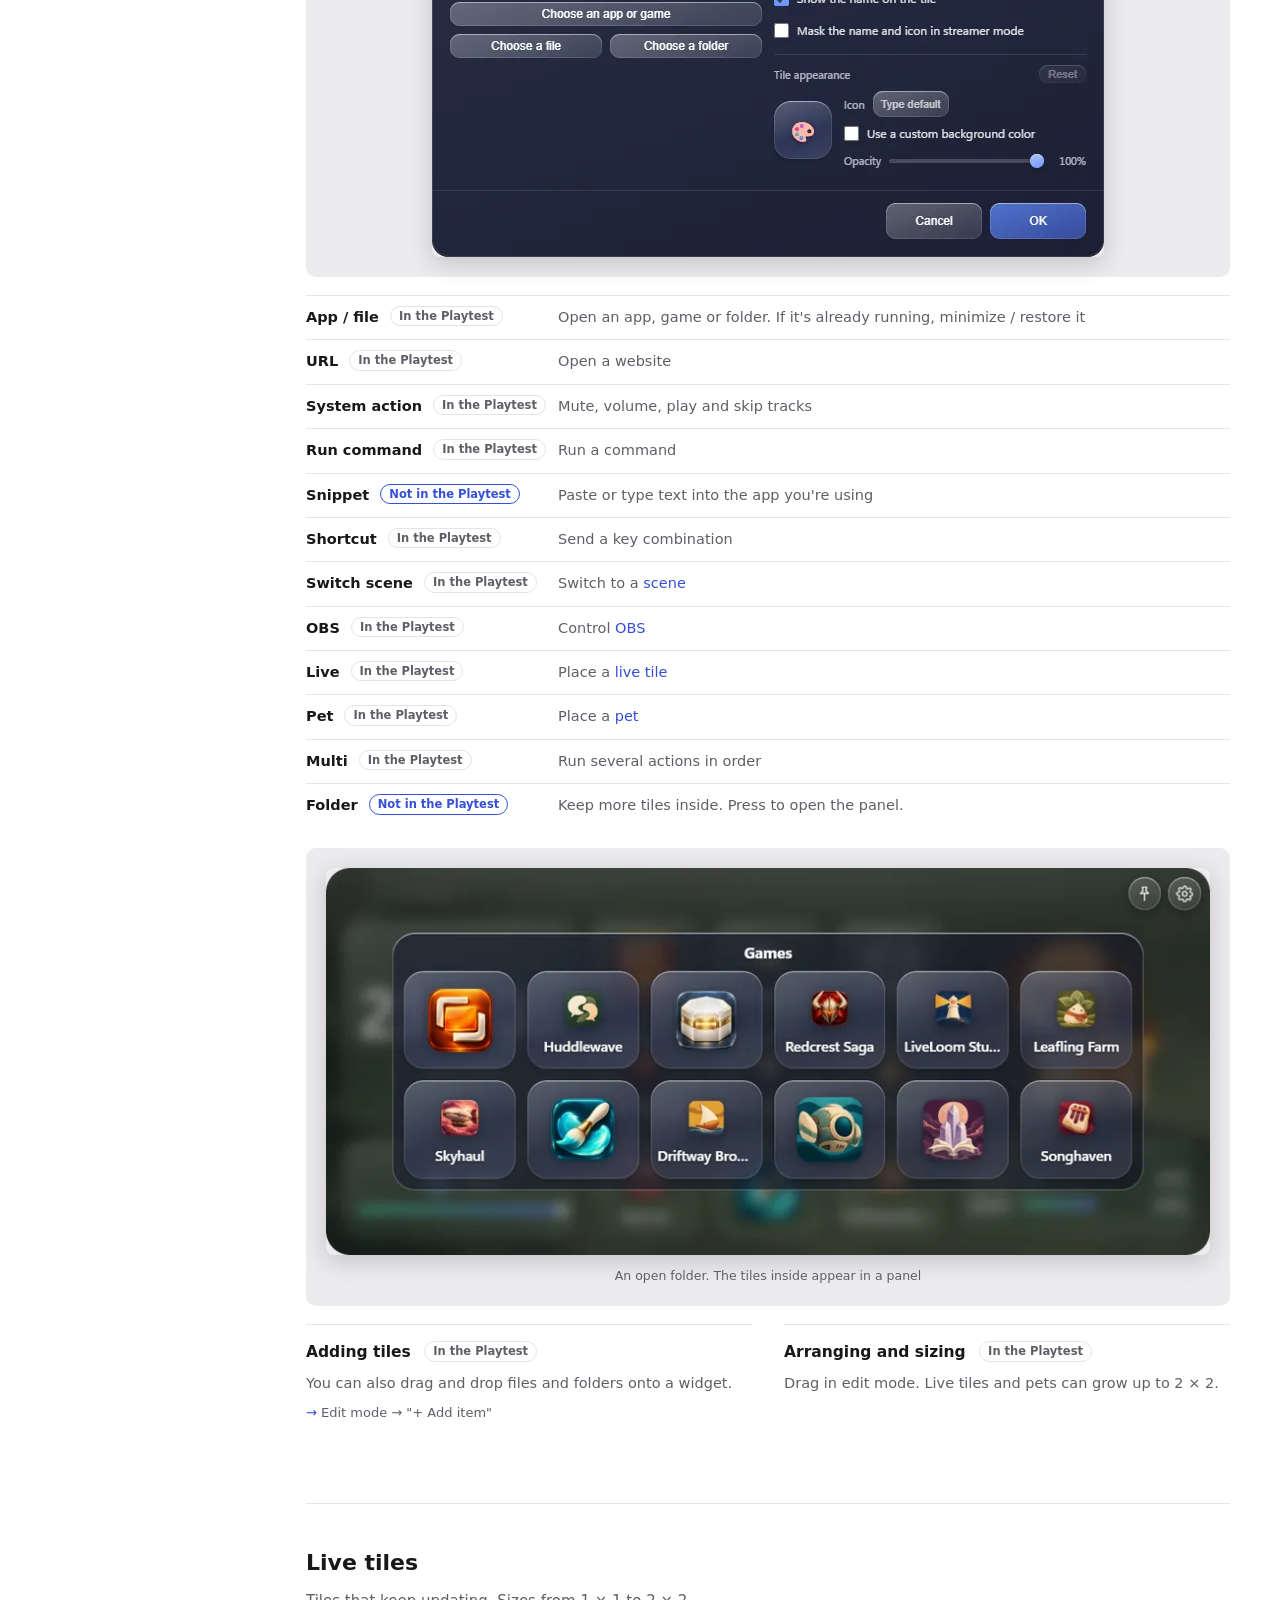
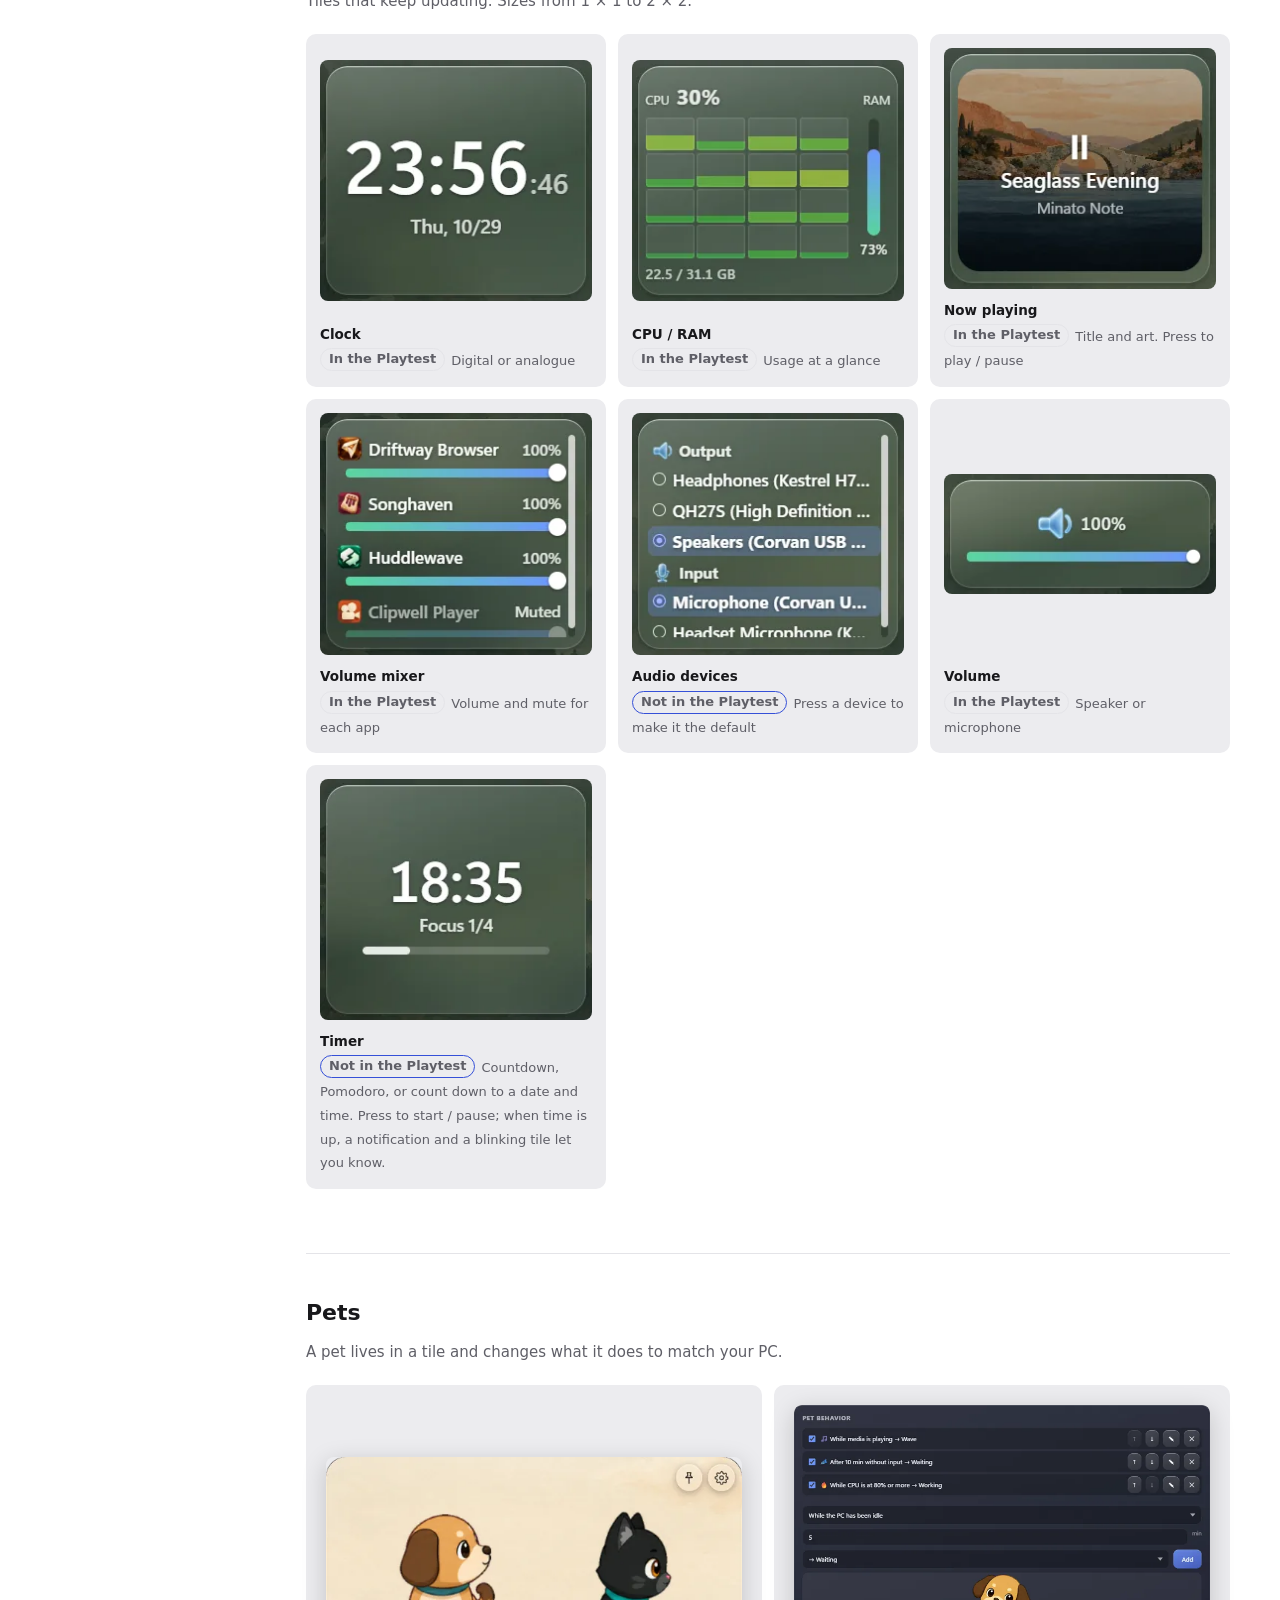
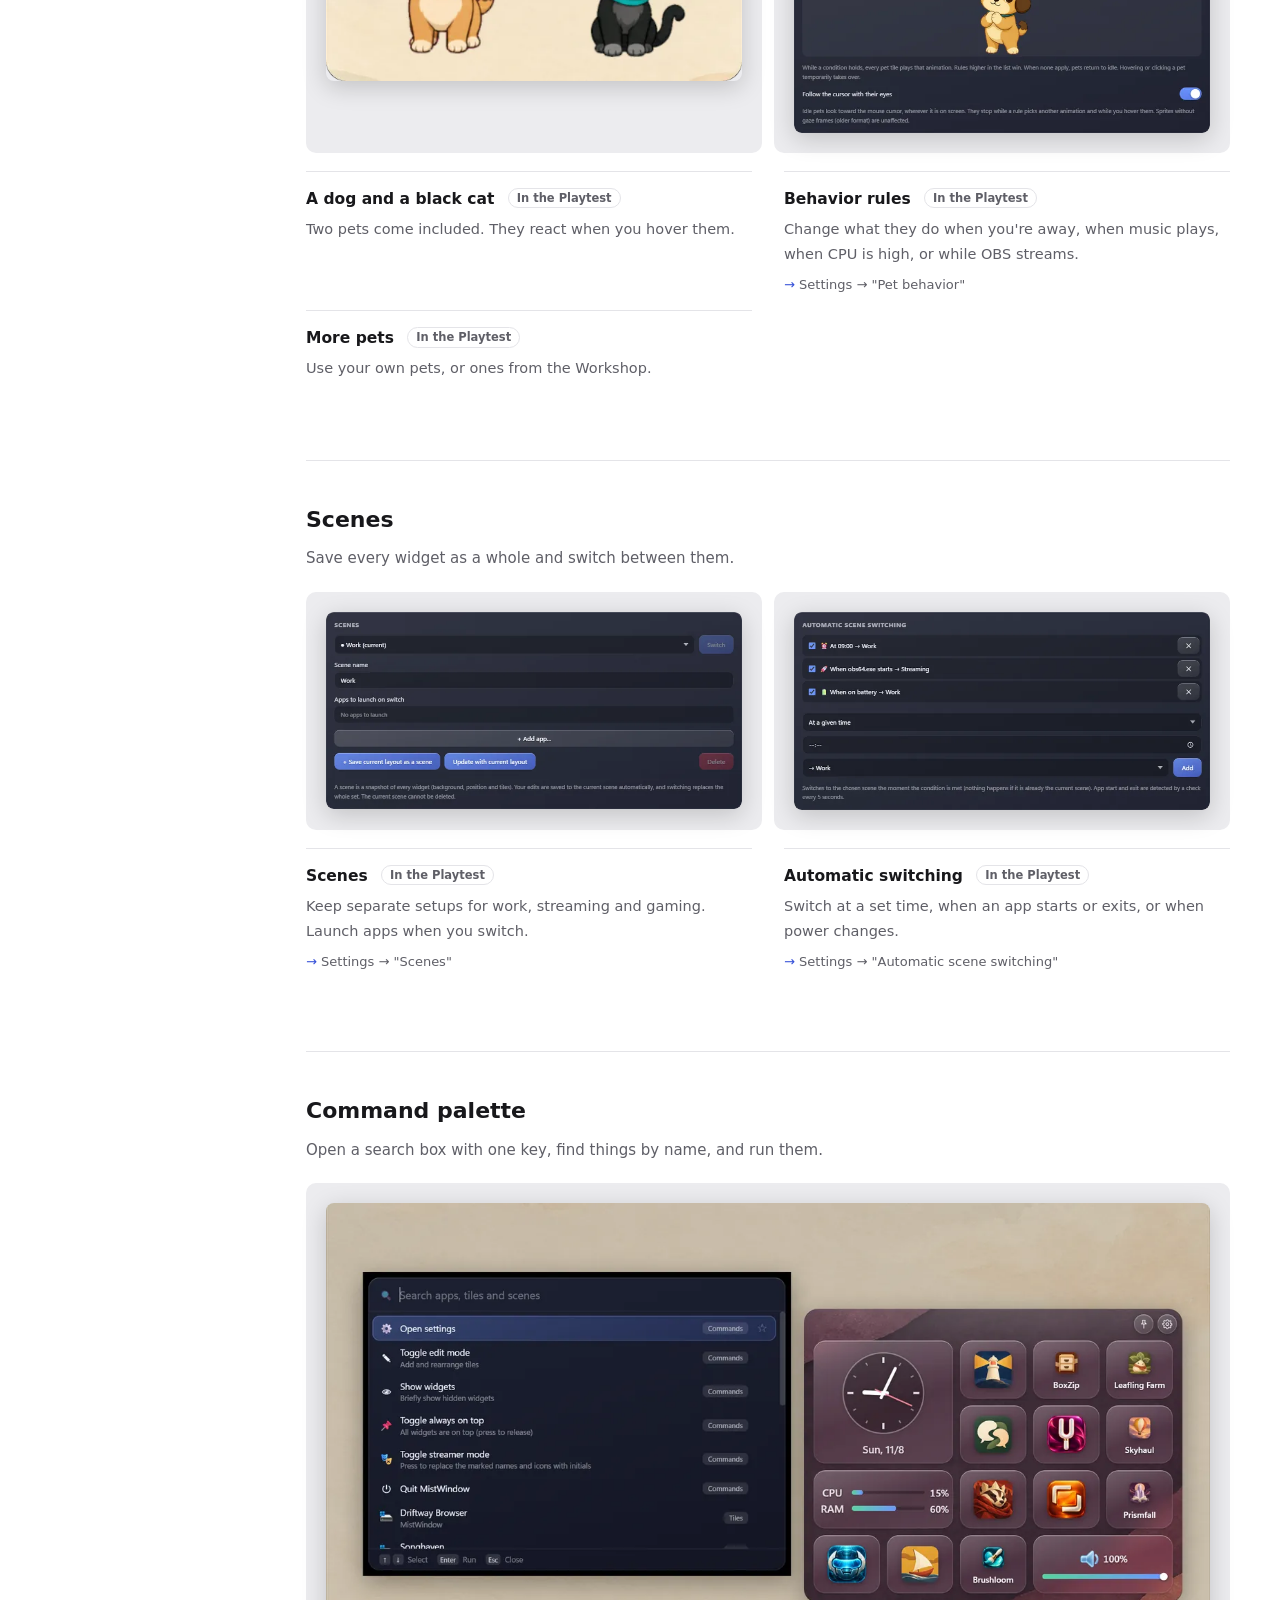
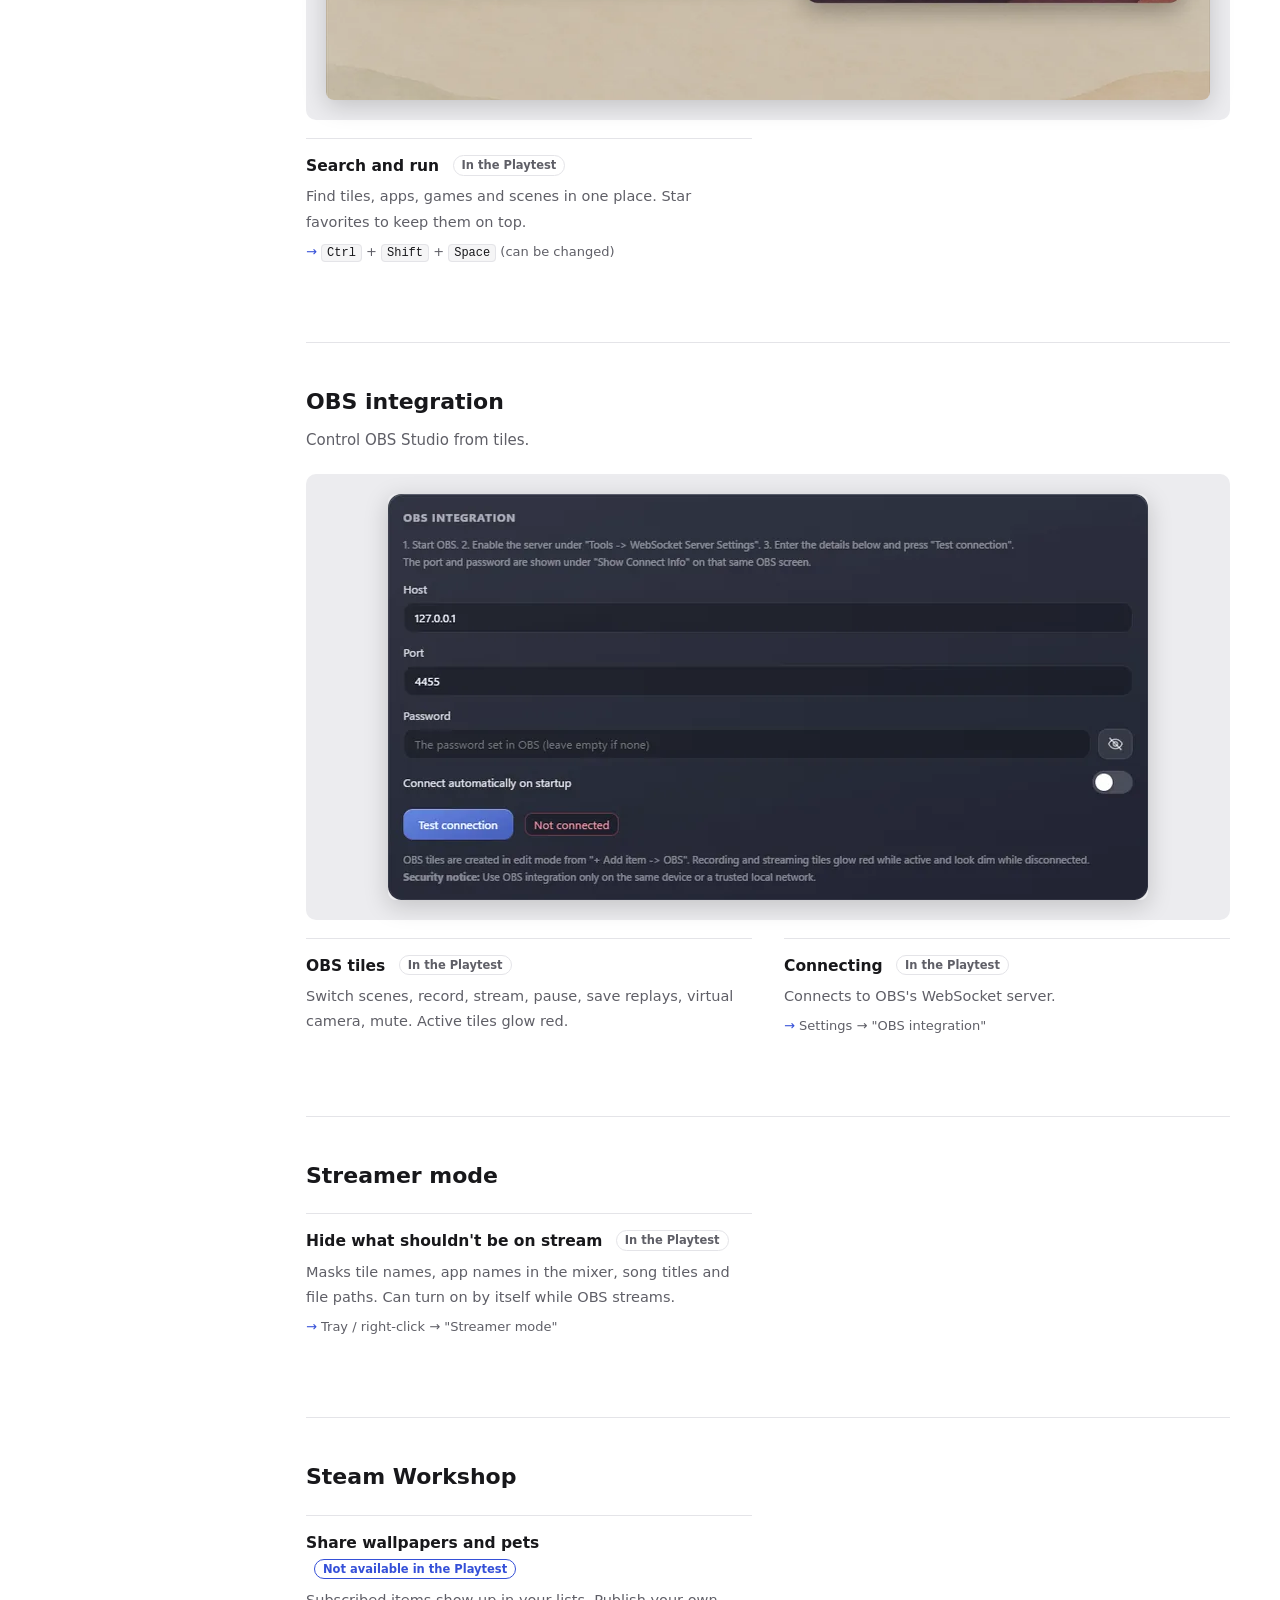
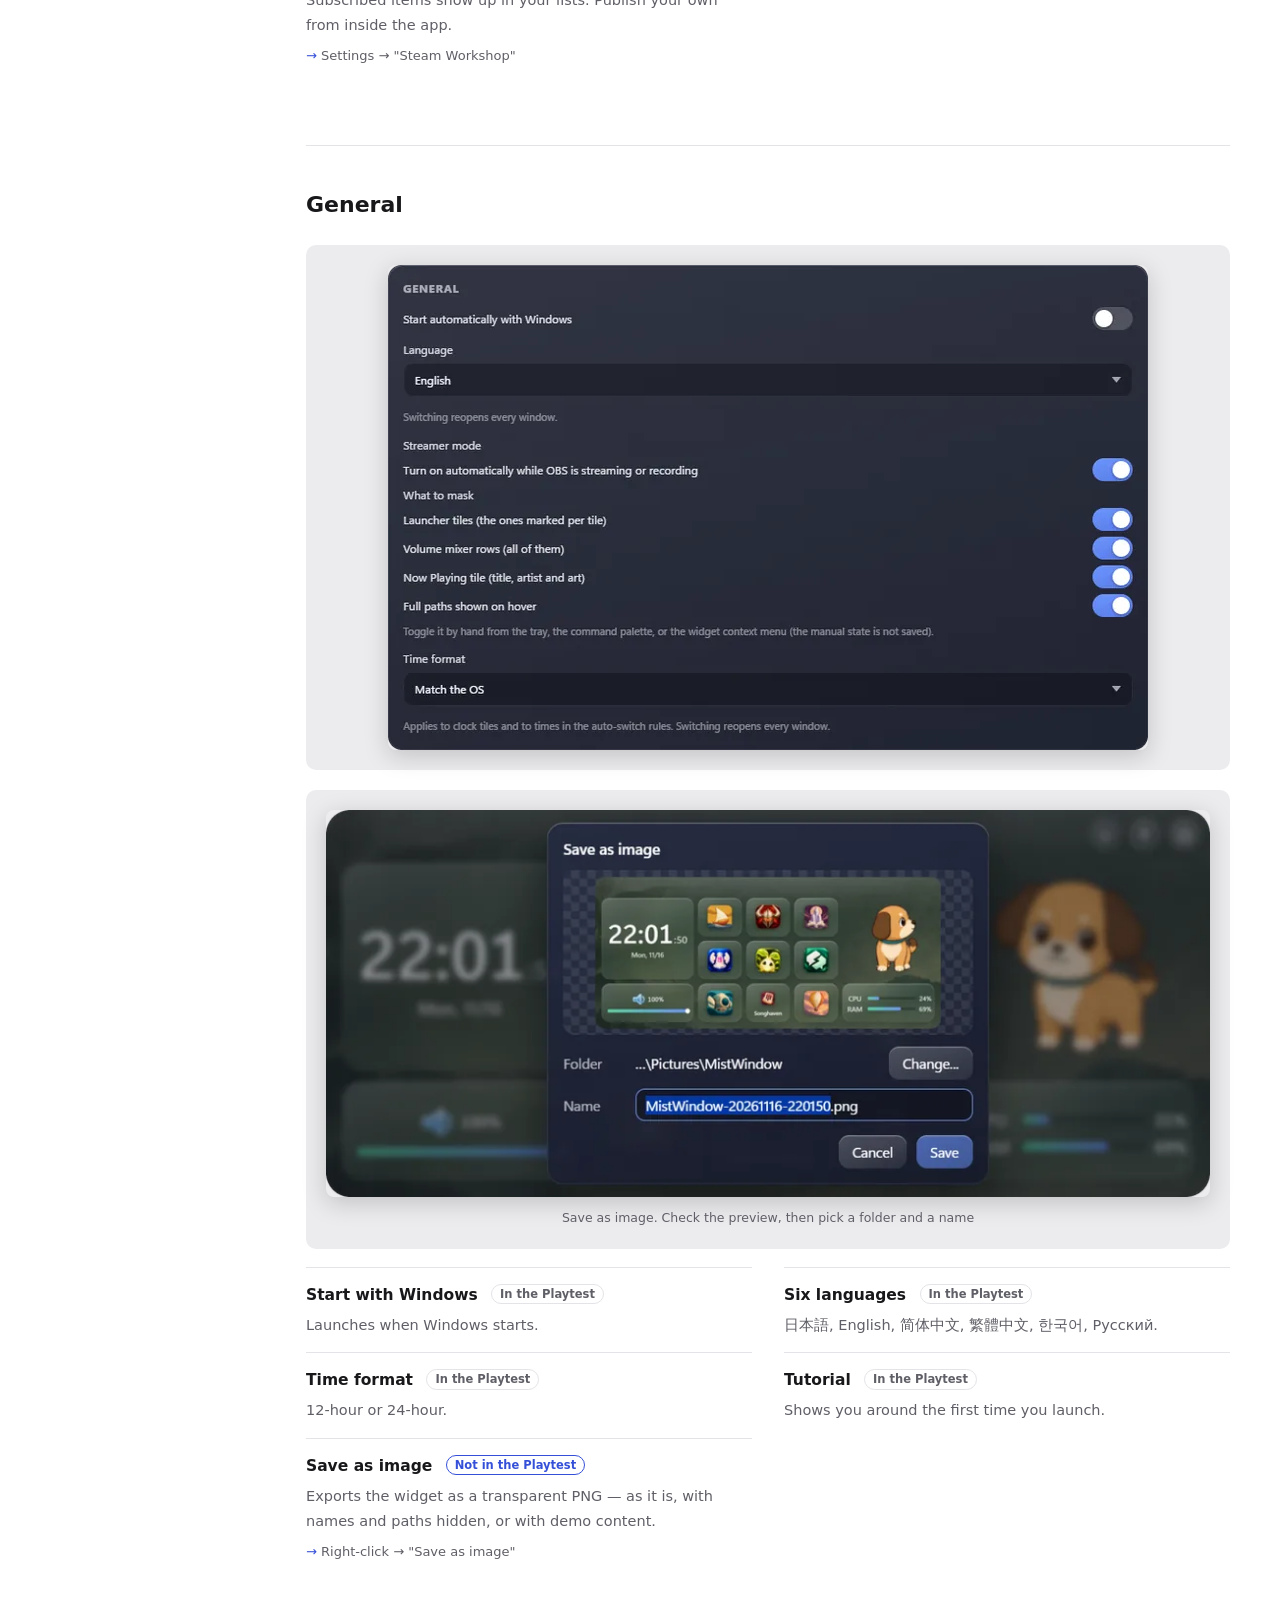
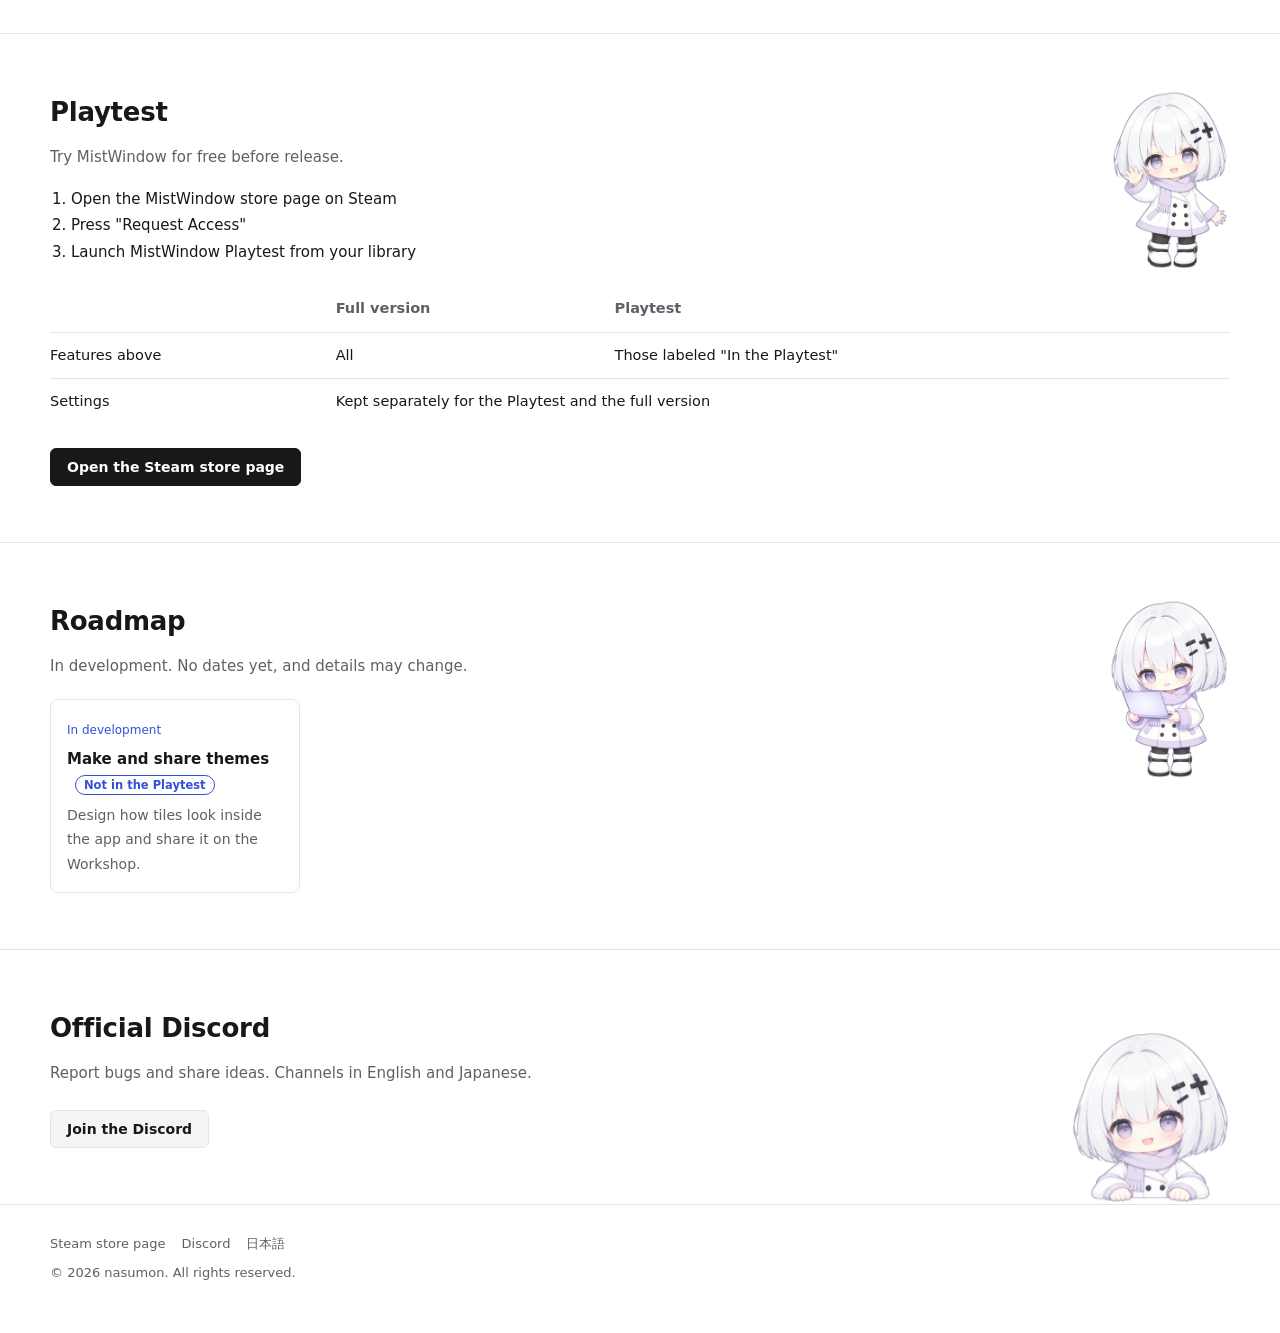
<file: en/index.html>
<!doctype html>
<html lang="en">
<head>
<meta charset="utf-8">
<meta name="viewport" content="width=device-width, initial-scale=1">
<title>MistWindow — Features</title>
<meta name="description" content="MistWindow is a launcher widget for Windows with any video or image as its background. Here are its features, with screenshots.">
<meta property="og:title" content="MistWindow — Features">
<meta property="og:description" content="A launcher widget for Windows, with any video or image as its background.">
<meta property="og:type" content="website">
<meta property="og:image" content="https://nasumon-ai.github.io/mistwindow-site/assets/img/og-en-v1.jpg">
<meta property="og:image:width" content="1200">
<meta property="og:image:height" content="630">
<meta name="twitter:card" content="summary_large_image">
<link rel="alternate" hreflang="ja" href="../ja/">
<link rel="icon" href="../assets/img/favicon.png">
<link rel="stylesheet" href="../assets/site.css?v=5">
<script>
  // なすもんの衣装を見た月の季節に合わせる(?season=spring などで上書き。JS が無ければ基本服)
  (function () {
    var q = /[?&]season=(base|spring|summer|autumn|winter)\b/.exec(location.search);
    var s = q ? q[1] : ['winter', 'winter', 'spring', 'spring', 'spring', 'summer', 'summer', 'summer', 'autumn', 'autumn', 'autumn', 'winter'][new Date().getMonth()];
    if (s !== 'base') document.documentElement.setAttribute('data-season', s);
  })();
</script>
</head>
<body>

<header class="site-header">
  <div class="wrap">
    <a class="brand" href="#top"><img src="../assets/img/favicon.png" alt="" width="22" height="22">MistWindow</a>
    <nav class="site-nav" aria-label="On this page">
      <a href="#features">Features</a>
      <a href="#playtest">Playtest</a>
      <a href="#roadmap">Roadmap</a>
    </nav>
    <a class="lang-switch" href="../ja/" hreflang="ja" lang="ja">日本語</a>
  </div>
</header>

<main id="top">

<section class="hero">
  <div class="wrap">
    <div>
      <h1 class="hero-name">MistWindow</h1>
      <p class="hero-lead">A desktop launcher with any video or image as its background.</p>
      <p class="hero-sub">Put the apps and sites you use most on tiles and open them in one click. Volume, the song that's playing and your OBS controls can be tiles too.</p>
      <div class="cta">
        <a class="btn btn-primary" href="https://store.steampowered.com/app/5116240/">Wishlist on Steam</a>
        <a class="btn" href="#playtest">Join the Playtest</a>
      </div>
      <p class="hero-note">For Windows, on Steam. Release date to be announced.</p>
    </div>
    <div class="mascot mascot-guide hero-mascot" aria-hidden="true"></div>
    <div id="demo">
      <div class="demo">
        <video controls playsinline preload="none" poster="../assets/img/hero-en-v1.webp" width="1280" height="720" aria-label="MistWindow 30-second demo">
          <source src="../assets/video/demo-30s-en-v1.mp4" type="video/mp4">
        </video>
      </div>
      <p class="demo-caption">30-second demo</p>
    </div>
  </div>
</section>

<section class="section" id="features">
  <div class="wrap">
    <h2 class="section-title">Features</h2>
    <p class="section-lead">"→" shows where to find each feature. The label beside each feature shows whether it is in the current Playtest. App names, icons, song titles and device names in the screenshots are made up for the photos.</p>

    <div class="doc">
      <nav class="toc" aria-label="Feature contents">
        <div class="mascot mascot-guide toc-mascot" aria-hidden="true"></div>
        <p class="toc-title">Contents</p>
        <ol>
          <li><a href="#widget">Widgets</a></li>
          <li><a href="#display">Display mode</a></li>
          <li><a href="#look">Look</a></li>
          <li><a href="#background">Background</a></li>
          <li><a href="#tiles">Tiles</a></li>
          <li><a href="#live">Live tiles</a></li>
          <li><a href="#pet">Pets</a></li>
          <li><a href="#scenes">Scenes</a></li>
          <li><a href="#palette">Command palette</a></li>
          <li><a href="#obs">OBS integration</a></li>
          <li><a href="#streamer">Streamer mode</a></li>
          <li><a href="#workshop">Workshop</a></li>
          <li><a href="#general">General</a></li>
        </ol>
      </nav>

      <div class="doc-body">

<section class="cat" id="widget">
  <h2 class="cat-title">Widgets</h2>
  <p class="cat-lead">A small window that sits on your desktop.</p>
  <figure class="shot"><img src="../assets/img/shot-launcher-en-v5.webp" alt="A widget with clock, icon, volume, CPU and pet tiles" width="900" height="394" loading="lazy"></figure>
  <div class="feats">
    <article class="feat" id="f-widgets"><h3>As many as you like <span class="pt">In the Playtest</span></h3><p>Each widget has its own background, tiles and display mode.</p><p class="where">Tray → "Add widget"</p></article>
    <article class="feat" id="f-edit-mode"><h3>Edit mode <span class="pt">In the Playtest</span></h3><p>Add and rearrange tiles; move and resize the widget.</p><p class="where">Right-click → "Edit mode"</p></article>
    <article class="feat" id="f-always-on-top"><h3>Always on top <span class="pt">In the Playtest</span></h3><p>Stays in front. Turn it off with the pin at the top right.</p></article>
    <article class="feat" id="f-monitors"><h3>Multiple monitors <span class="pt">In the Playtest</span></h3><p>Unplug a monitor and plug it back in; widgets return to their spot.</p></article>
  </div>
</section>

<section class="cat" id="display">
  <h2 class="cat-title">Display mode</h2>
  <p class="cat-lead">Choose when a widget is shown.</p>
  <figure class="shot"><img src="../assets/img/shot-settings-display-en-v5.webp" alt="Display mode in Settings: Always visible, Only on hover, Hidden by default" width="760" height="290" loading="lazy"></figure>
  <div class="feats">
    <article class="feat" id="f-display-mode"><h3>Three modes <span class="pt">In the Playtest</span></h3><p>Always visible / Only on hover / Hidden by default. Video stops while a widget is hidden.</p><p class="where">Settings → "Display mode"</p></article>
    <article class="feat" id="f-widget-hotkey"><h3>Show/hide key <span class="pt">In the Playtest</span></h3><p>Each press shows or hides the widget.</p></article>
    <article class="feat" id="f-fade"><h3>Fade and opacity <span class="pt">In the Playtest</span></h3><p>Set how fast it appears, and whether it stays faintly visible while hidden.</p></article>
  </div>
</section>

<section class="cat" id="look">
  <h2 class="cat-title">Look</h2>
  <p class="cat-lead">Change the frosted glass per widget. These are the four presets.</p>
  <div class="gallery gallery-looks">
    <figure><img src="../assets/img/shot-look-standard-en-v5.webp" alt="" width="420" height="226" loading="lazy"><figcaption><b>Standard</b></figcaption></figure>
    <figure><img src="../assets/img/shot-look-night-en-v5.webp" alt="" width="420" height="226" loading="lazy"><figcaption><b>Deep night</b></figcaption></figure>
    <figure><img src="../assets/img/shot-look-mist-en-v5.webp" alt="" width="420" height="226" loading="lazy"><figcaption><b>Mist</b></figcaption></figure>
    <figure><img src="../assets/img/shot-look-neon-en-v5.webp" alt="" width="420" height="226" loading="lazy"><figcaption><b>Neon</b></figcaption></figure>
  </div>
  <figure class="shot shot-set"><img src="../assets/img/shot-palette-from-wallpaper-en-v1.webp" alt="The same widget on sage, clay, plum and linen wallpapers. The tint and the volume bar color change with each, and the text turns black on linen" width="900" height="517" loading="lazy"><figcaption>Match colors to wallpaper. The same widget gets a different tint, accent color and text color on each wallpaper</figcaption></figure>
  <figure class="shot"><img src="../assets/img/shot-audio-wave-en-v5.webp" alt="A light blue waveform along the bottom edge of the widget, following the sound that's playing" width="900" height="394" loading="lazy"><figcaption>Audio wave. The bars along the bottom move with the sound that's playing</figcaption></figure>
  <div class="feats">
    <article class="feat" id="f-glass"><h3>Glass look <span class="pt pt-no">Not in the Playtest</span></h3><p>Adjust blur, tint, corner radius, edge glow and accent color.</p><p class="where">Settings → "Display mode" → "Glass look"</p></article>
    <article class="feat" id="f-palette-from-wallpaper"><h3>Match colors to wallpaper <span class="pt pt-no">Not in the Playtest</span></h3><p>Builds a tint, accent color and light or dark text to match the wallpaper you have now. Your hand-picked colors stay saved, and turning it off brings them back.</p><p class="where">Settings → "Display mode" → "Glass look"</p></article>
    <article class="feat" id="f-audio-wave"><h3>Audio wave <span class="pt pt-no">Not in the Playtest</span></h3><p>Draws a waveform along the widget's edge, following the sound that's playing. You can change its color, height and placement.</p><p class="where">Settings → "Display mode" → "Glass look"</p></article>
    <article class="feat" id="f-look-presets"><h3>My presets <span class="pt pt-no">Not in the Playtest</span></h3><p>Save a look you like under a name and use it on any widget.</p></article>
    <article class="feat" id="f-icons"><h3>Tile icons <span class="pt">In the Playtest</span></h3><p>Over 240 icons, emoji, or your own images.</p></article>
    <article class="feat" id="f-tile-style"><h3>Tile colors <span class="pt">In the Playtest</span></h3><p>Give any tile its own background color and opacity.</p></article>
  </div>
</section>

<section class="cat" id="background">
  <h2 class="cat-title">Background</h2>
  <p class="cat-lead">Use a video or image as a widget's background.</p>
  <figure class="shot"><img src="../assets/img/shot-settings-background-en-v5.webp" alt="Background in Settings, with wallpaper thumbnails and the wallpaper rotation settings" width="760" height="801" loading="lazy"></figure>
  <div class="feats">
    <article class="feat" id="f-wallpaper"><h3>Video and images <span class="pt">In the Playtest</span></h3><p>Loops mp4, webm, mov and more. Images work too.</p><p class="where">Settings → "Background" → "+ Add wallpaper"</p></article>
    <article class="feat" id="f-bg-adjust"><h3>Position and zoom <span class="pt">In the Playtest</span></h3><p>Drag on the widget to move the picture, scroll to zoom.</p><p class="where">Right-click → "Adjust background position..."</p></article>
    <article class="feat" id="f-wallpaper-rotation"><h3>Wallpaper rotation <span class="pt pt-no">Not in the Playtest</span></h3><p>Swap backgrounds by time of day, day of the week, or at a set interval, in order or shuffled.</p><p class="where">Settings → "Background" → "Wallpaper rotation"</p></article>
  </div>
</section>

<section class="cat" id="tiles">
  <h2 class="cat-title">Tiles</h2>
  <p class="cat-lead">Choose what a tile does from 12 kinds.</p>
  <figure class="shot"><img src="../assets/img/shot-item-dialog-en-v5.webp" alt="The Add item screen" width="672" height="481" loading="lazy"></figure>
  <table class="kinds">
    <tr id="f-tile-app"><th>App / file <span class="pt">In the Playtest</span></th><td>Open an app, game or folder. If it's already running, minimize / restore it</td></tr>
    <tr id="f-tile-url"><th>URL <span class="pt">In the Playtest</span></th><td>Open a website</td></tr>
    <tr id="f-tile-action"><th>System action <span class="pt">In the Playtest</span></th><td>Mute, volume, play and skip tracks</td></tr>
    <tr id="f-tile-command"><th>Run command <span class="pt">In the Playtest</span></th><td>Run a command</td></tr>
    <tr id="f-tile-snippet"><th>Snippet <span class="pt pt-no">Not in the Playtest</span></th><td>Paste or type text into the app you're using</td></tr>
    <tr id="f-tile-hotkey"><th>Shortcut <span class="pt">In the Playtest</span></th><td>Send a key combination</td></tr>
    <tr id="f-tile-scene"><th>Switch scene <span class="pt">In the Playtest</span></th><td>Switch to a <a href="#scenes">scene</a></td></tr>
    <tr><th>OBS <span class="pt">In the Playtest</span></th><td>Control <a href="#obs">OBS</a></td></tr>
    <tr><th>Live <span class="pt">In the Playtest</span></th><td>Place a <a href="#live">live tile</a></td></tr>
    <tr><th>Pet <span class="pt">In the Playtest</span></th><td>Place a <a href="#pet">pet</a></td></tr>
    <tr id="f-tile-multi"><th>Multi <span class="pt">In the Playtest</span></th><td>Run several actions in order</td></tr>
    <tr id="f-tile-folder"><th>Folder <span class="pt pt-no">Not in the Playtest</span></th><td>Keep more tiles inside. Press to open the panel.</td></tr>
  </table>
  <figure class="shot"><img src="../assets/img/shot-folder-en-v5.webp" alt="A folder tile opened, showing a panel with 12 tiles inside" width="900" height="394" loading="lazy"><figcaption>An open folder. The tiles inside appear in a panel</figcaption></figure>
  <div class="feats">
    <article class="feat" id="f-add-item"><h3>Adding tiles <span class="pt">In the Playtest</span></h3><p>You can also drag and drop files and folders onto a widget.</p><p class="where">Edit mode → "+ Add item"</p></article>
    <article class="feat" id="f-tile-layout"><h3>Arranging and sizing <span class="pt">In the Playtest</span></h3><p>Drag in edit mode. Live tiles and pets can grow up to 2 × 2.</p></article>
  </div>
</section>

<section class="cat" id="live">
  <h2 class="cat-title">Live tiles</h2>
  <p class="cat-lead">Tiles that keep updating. Sizes from 1 × 1 to 2 × 2.</p>
  <div class="gallery">
    <figure><img src="../assets/img/shot-live-clock-en-v2.webp" alt="" width="275" height="243" loading="lazy"><figcaption><b>Clock</b><span class="pt">In the Playtest</span><span>Digital or analogue</span></figcaption></figure>
    <figure><img src="../assets/img/shot-live-sysmon-en-v2.webp" alt="" width="274" height="243" loading="lazy"><figcaption><b>CPU / RAM</b><span class="pt">In the Playtest</span><span>Usage at a glance</span></figcaption></figure>
    <figure><img src="../assets/img/shot-live-nowplaying-en-v2.webp" alt="" width="275" height="243" loading="lazy"><figcaption><b>Now playing</b><span class="pt">In the Playtest</span><span>Title and art. Press to play / pause</span></figcaption></figure>
    <figure><img src="../assets/img/shot-live-mixer-en-v2.webp" alt="" width="275" height="244" loading="lazy"><figcaption><b>Volume mixer</b><span class="pt">In the Playtest</span><span>Volume and mute for each app</span></figcaption></figure>
    <figure><img src="../assets/img/shot-live-devices-en-v2.webp" alt="" width="274" height="244" loading="lazy"><figcaption><b>Audio devices</b><span class="pt pt-no">Not in the Playtest</span><span>Press a device to make it the default</span></figcaption></figure>
    <figure><img src="../assets/img/shot-live-volume-en-v2.webp" alt="" width="275" height="122" loading="lazy"><figcaption><b>Volume</b><span class="pt">In the Playtest</span><span>Speaker or microphone</span></figcaption></figure>
    <figure><img src="../assets/img/shot-live-timer-en-v3.webp" alt="" width="275" height="243" loading="lazy"><figcaption><b>Timer</b><span class="pt pt-no">Not in the Playtest</span><span>Countdown, Pomodoro, or count down to a date and time. Press to start / pause; when time is up, a notification and a blinking tile let you know.</span></figcaption></figure>
  </div>
</section>

<section class="cat" id="pet">
  <h2 class="cat-title">Pets</h2>
  <p class="cat-lead">A pet lives in a tile and changes what it does to match your PC.</p>
  <div class="shots-2">
    <figure class="shot"><img src="../assets/img/shot-pet-en-v5.webp" alt="A dog and a black cat" width="560" height="301" loading="lazy"></figure>
    <figure class="shot"><img src="../assets/img/shot-settings-pet-rules-en-v5.webp" alt="Pet behavior in Settings, with rules for conditions and animations" width="760" height="599" loading="lazy"></figure>
  </div>
  <div class="feats">
    <article class="feat" id="f-pet-tile"><h3>A dog and a black cat <span class="pt">In the Playtest</span></h3><p>Two pets come included. They react when you hover them.</p></article>
    <article class="feat" id="f-pet-rules"><h3>Behavior rules <span class="pt">In the Playtest</span></h3><p>Change what they do when you're away, when music plays, when CPU is high, or while OBS streams.</p><p class="where">Settings → "Pet behavior"</p></article>
    <article class="feat" id="f-pet-library"><h3>More pets <span class="pt">In the Playtest</span></h3><p>Use your own pets, or ones from the Workshop.</p></article>
  </div>
</section>

<section class="cat" id="scenes">
  <h2 class="cat-title">Scenes</h2>
  <p class="cat-lead">Save every widget as a whole and switch between them.</p>
  <div class="shots-2">
    <figure class="shot"><img src="../assets/img/shot-settings-scene-en-v5.webp" alt="Scenes in Settings" width="760" height="360" loading="lazy"></figure>
    <figure class="shot"><img src="../assets/img/shot-settings-auto-switch-en-v5.webp" alt="Automatic scene switching in Settings" width="760" height="362" loading="lazy"></figure>
  </div>
  <div class="feats">
    <article class="feat" id="f-scenes"><h3>Scenes <span class="pt">In the Playtest</span></h3><p>Keep separate setups for work, streaming and gaming. Launch apps when you switch.</p><p class="where">Settings → "Scenes"</p></article>
    <article class="feat" id="f-auto-switch"><h3>Automatic switching <span class="pt">In the Playtest</span></h3><p>Switch at a set time, when an app starts or exits, or when power changes.</p><p class="where">Settings → "Automatic scene switching"</p></article>
  </div>
</section>

<section class="cat" id="palette">
  <h2 class="cat-title">Command palette</h2>
  <p class="cat-lead">Open a search box with one key, find things by name, and run them.</p>
  <figure class="shot"><img src="../assets/img/palette-en-v3.webp" alt="The command palette, listing apps, tiles and scenes under a search box" width="1280" height="720" loading="lazy"></figure>
  <div class="feats">
    <article class="feat" id="f-palette"><h3>Search and run <span class="pt">In the Playtest</span></h3><p>Find tiles, apps, games and scenes in one place. Star favorites to keep them on top.</p><p class="where"><kbd>Ctrl</kbd> + <kbd>Shift</kbd> + <kbd>Space</kbd> (can be changed)</p></article>
  </div>
</section>

<section class="cat" id="obs">
  <h2 class="cat-title">OBS integration</h2>
  <p class="cat-lead">Control OBS Studio from tiles.</p>
  <figure class="shot"><img src="../assets/img/shot-settings-obs-en-v5.webp" alt="OBS integration in Settings" width="760" height="406" loading="lazy"></figure>
  <div class="feats">
    <article class="feat" id="f-obs-tiles"><h3>OBS tiles <span class="pt">In the Playtest</span></h3><p>Switch scenes, record, stream, pause, save replays, virtual camera, mute. Active tiles glow red.</p></article>
    <article class="feat" id="f-obs-connect"><h3>Connecting <span class="pt">In the Playtest</span></h3><p>Connects to OBS's WebSocket server.</p><p class="where">Settings → "OBS integration"</p></article>
  </div>
</section>

<section class="cat" id="streamer">
  <h2 class="cat-title">Streamer mode</h2>
  <div class="feats">
    <article class="feat" id="f-streamer"><h3>Hide what shouldn't be on stream <span class="pt">In the Playtest</span></h3><p>Masks tile names, app names in the mixer, song titles and file paths. Can turn on by itself while OBS streams.</p><p class="where">Tray / right-click → "Streamer mode"</p></article>
  </div>
</section>

<section class="cat" id="workshop">
  <h2 class="cat-title">Steam Workshop</h2>
  <div class="feats">
    <article class="feat" id="f-ws"><h3>Share wallpapers and pets <span class="pt pt-no">Not available in the Playtest</span></h3><p>Subscribed items show up in your lists. Publish your own from inside the app.</p><p class="where">Settings → "Steam Workshop"</p></article>
  </div>
</section>

<section class="cat" id="general">
  <h2 class="cat-title">General</h2>
  <figure class="shot"><img src="../assets/img/shot-settings-general-en-v5.webp" alt="General in Settings" width="760" height="485" loading="lazy"></figure>
  <figure class="shot"><img src="../assets/img/shot-export-image-en-v1.webp" alt="The Save as image panel inside the widget, with a preview, the folder and the file name" width="900" height="394" loading="lazy"><figcaption>Save as image. Check the preview, then pick a folder and a name</figcaption></figure>
  <div class="feats">
    <article class="feat" id="f-startup"><h3>Start with Windows <span class="pt">In the Playtest</span></h3><p>Launches when Windows starts.</p></article>
    <article class="feat" id="f-language"><h3>Six languages <span class="pt">In the Playtest</span></h3><p>日本語, English, 简体中文, 繁體中文, 한국어, Русский.</p></article>
    <article class="feat" id="f-clock-format"><h3>Time format <span class="pt">In the Playtest</span></h3><p>12-hour or 24-hour.</p></article>
    <article class="feat" id="f-tutorial"><h3>Tutorial <span class="pt">In the Playtest</span></h3><p>Shows you around the first time you launch.</p></article>
    <article class="feat" id="f-export-image"><h3>Save as image <span class="pt pt-no">Not in the Playtest</span></h3><p>Exports the widget as a transparent PNG — as it is, with names and paths hidden, or with demo content.</p><p class="where">Right-click → "Save as image"</p></article>
  </div>
</section>

      </div>
    </div>
  </div>
</section>

<section class="section" id="playtest">
  <div class="wrap">
    <div class="mascot mascot-wave side-mascot" aria-hidden="true"></div>
    <h2 class="section-title">Playtest</h2>
    <p class="section-lead">Try MistWindow for free before release.</p>
    <ol class="steps">
      <li>Open the MistWindow store page on Steam</li>
      <li>Press "Request Access"</li>
      <li>Launch MistWindow Playtest from your library</li>
    </ol>
    <table class="compare">
      <thead><tr><th></th><th>Full version</th><th>Playtest</th></tr></thead>
      <tbody>
        <tr><td>Features above</td><td>All</td><td>Those labeled "In the Playtest"</td></tr>
        <tr><td>Settings</td><td colspan="2">Kept separately for the Playtest and the full version</td></tr>
      </tbody>
    </table>
    <div class="cta"><a class="btn btn-primary" href="https://store.steampowered.com/app/5116240/">Open the Steam store page</a></div>
  </div>
</section>

<section class="section" id="roadmap">
  <div class="wrap">
    <div class="mascot mascot-working side-mascot" aria-hidden="true"></div>
    <h2 class="section-title">Roadmap</h2>
    <p class="section-lead">In development. No dates yet, and details may change.</p>
    <div class="cards">
      <article class="card"><span class="tag">In development</span><h3>Make and share themes <span class="pt pt-no">Not in the Playtest</span></h3><p>Design how tiles look inside the app and share it on the Workshop.</p></article>
    </div>
  </div>
</section>

<section class="section" id="community">
  <div class="wrap">
    <h2 class="section-title">Official Discord</h2>
    <p class="section-lead">Report bugs and share ideas. Channels in English and Japanese.</p>
    <div class="cta"><a class="btn" href="https://discord.gg/FqEPVHFKNy">Join the Discord</a></div>
    <div class="mascot mascot-peek peek-mascot" aria-hidden="true"></div>
  </div>
</section>

</main>

<footer class="site-footer">
  <div class="wrap">
    <div class="footer-links">
      <a href="https://store.steampowered.com/app/5116240/">Steam store page</a>
      <a href="https://discord.gg/FqEPVHFKNy">Discord</a>
      <a href="../ja/" hreflang="ja" lang="ja">日本語</a>
    </div>
    <p>© 2026 nasumon. All rights reserved.</p>
  </div>
</footer>

<!-- 訪問者数の計測(Cloudflare Web Analytics。Cookie なし。トークンは公開されてよい値) -->
<script type="module" src="https://static.cloudflareinsights.com/beacon.min.js" data-cf-beacon='{"token": "dc42f488804d41a5bb465a546c8d409a"}'></script>

</body>
</html>
</file>
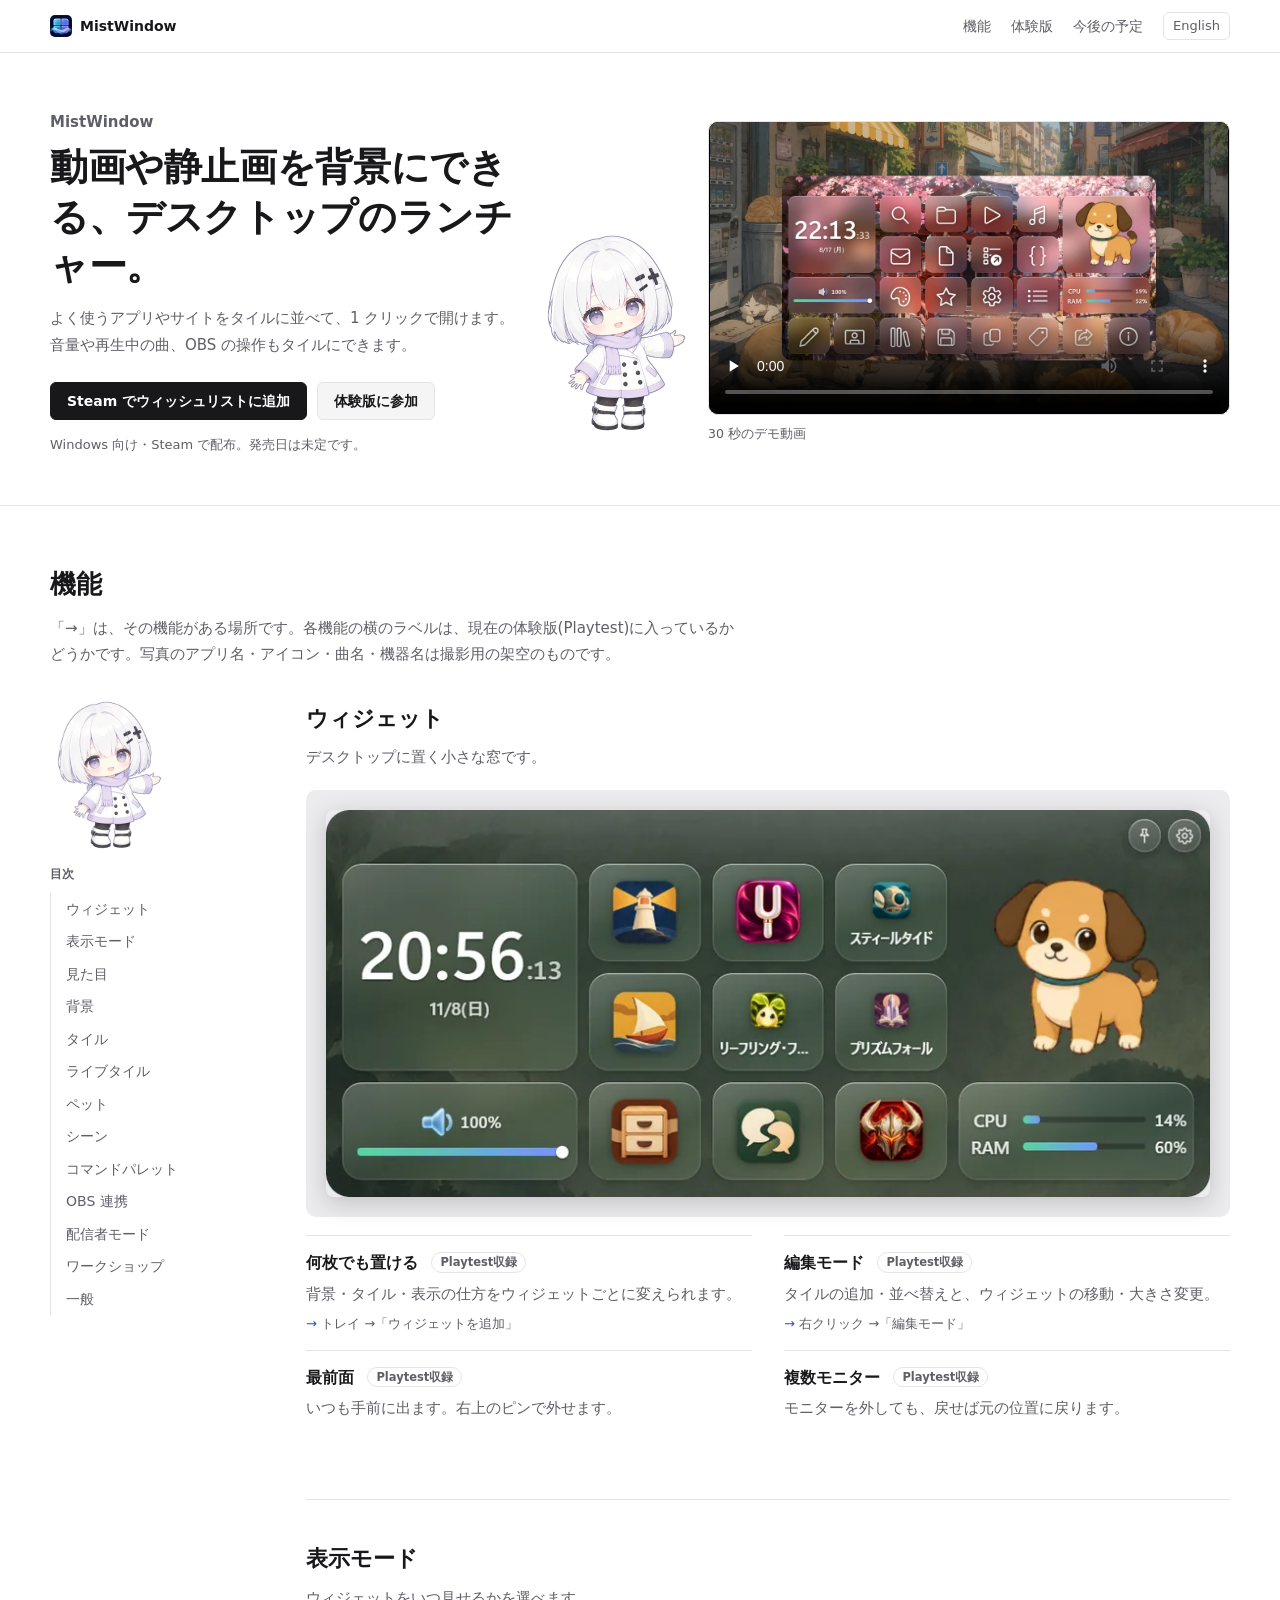
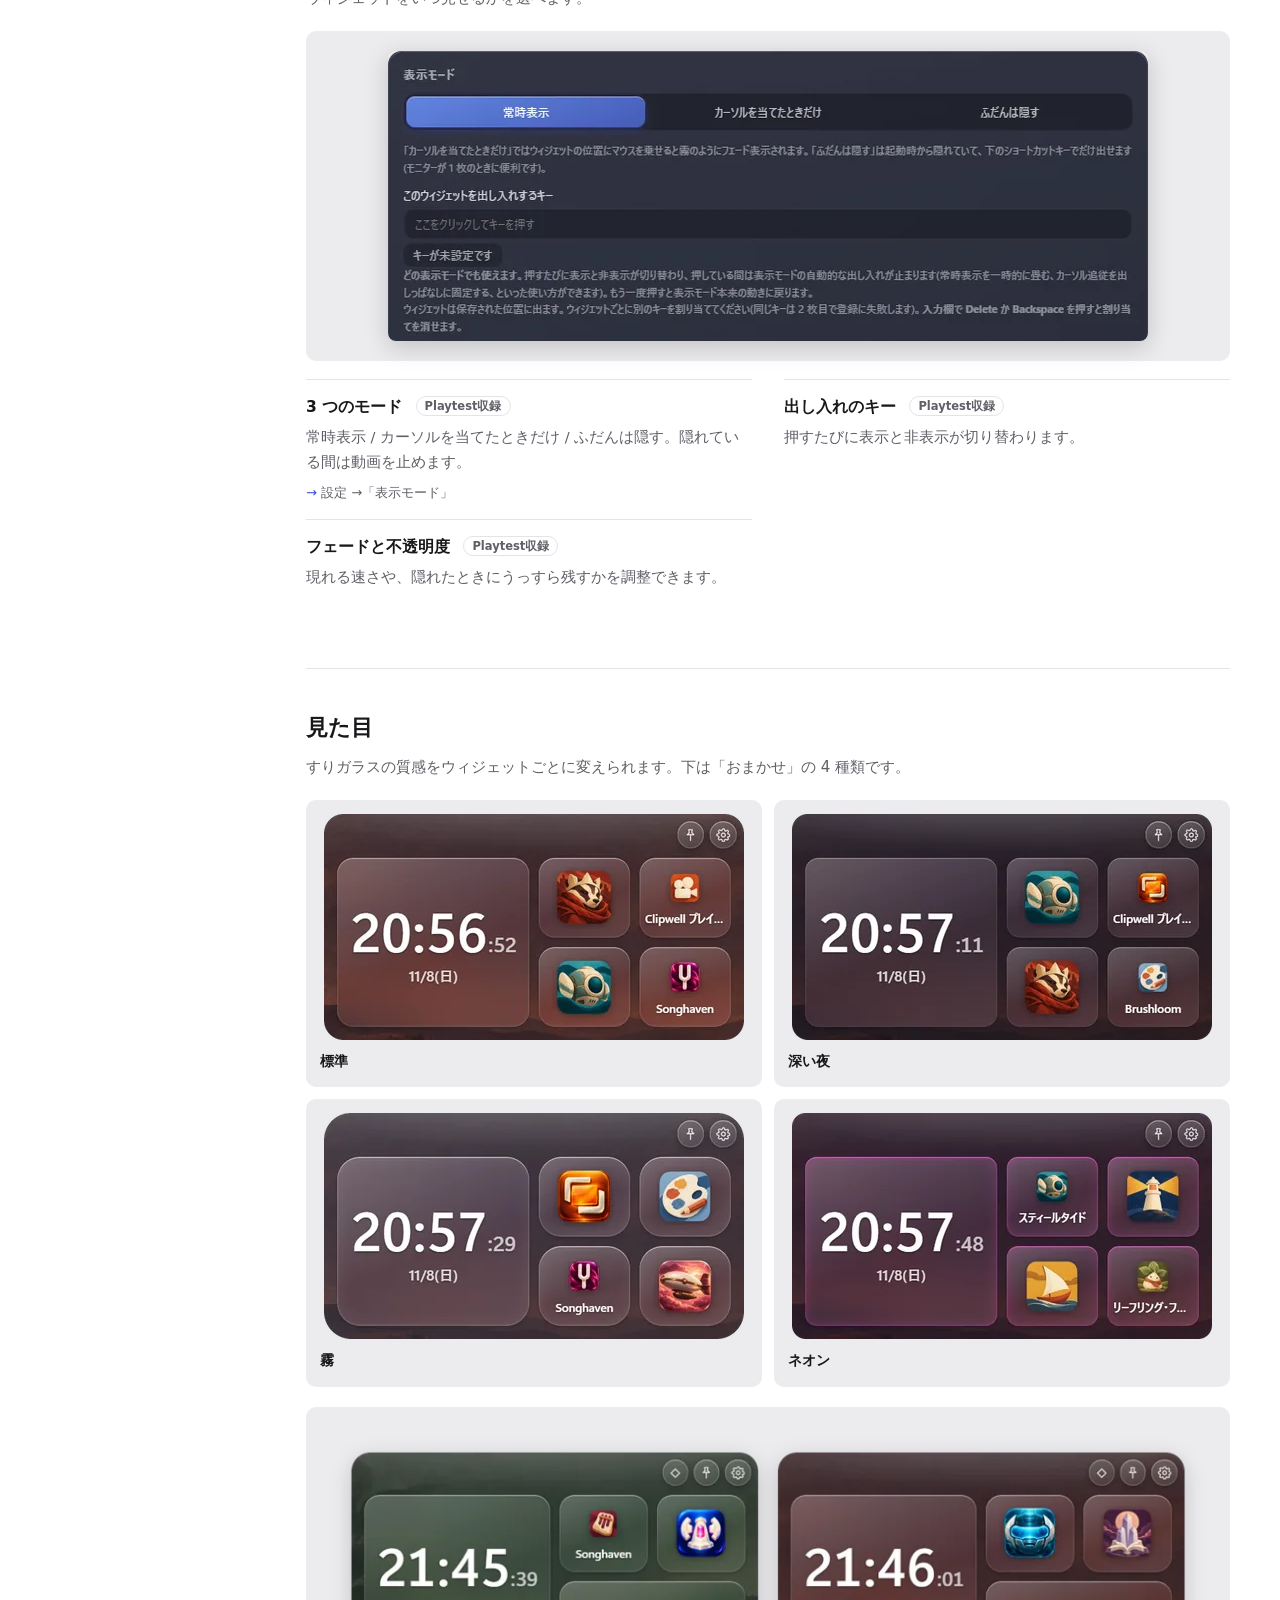
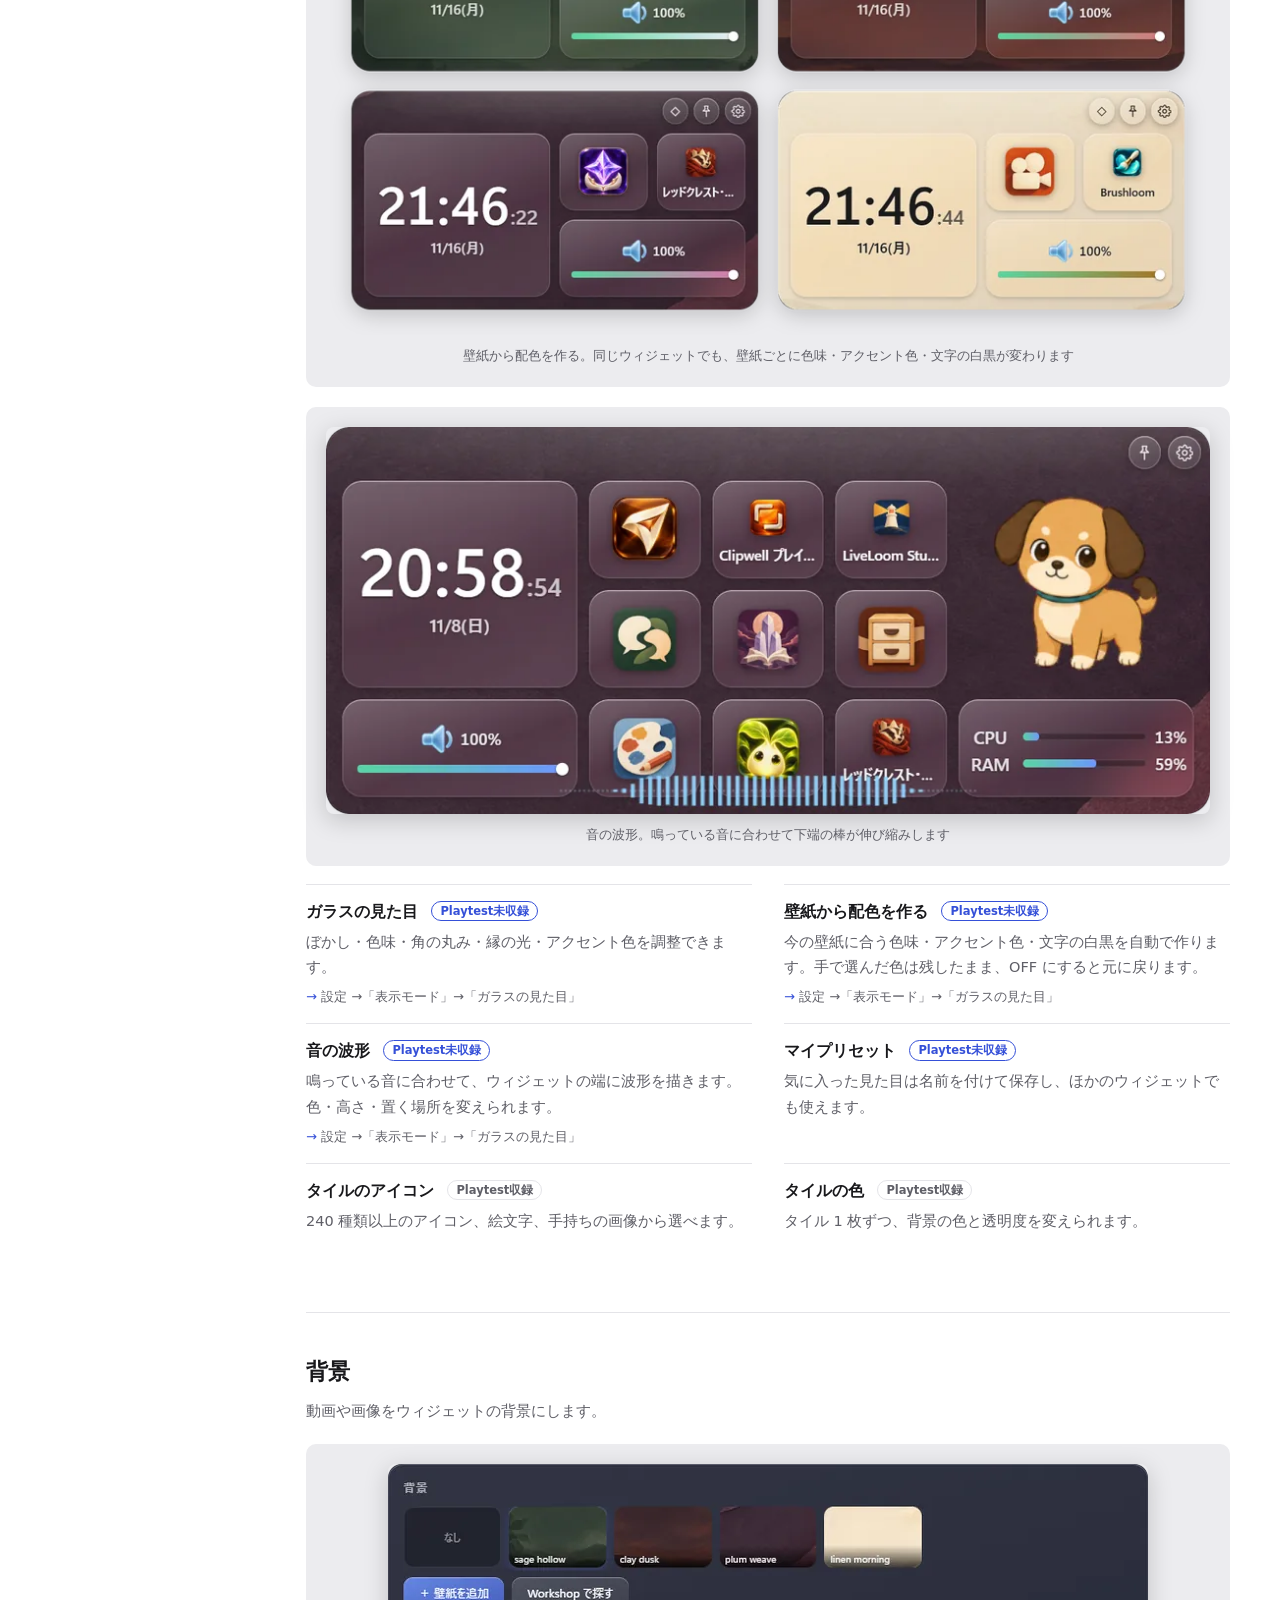
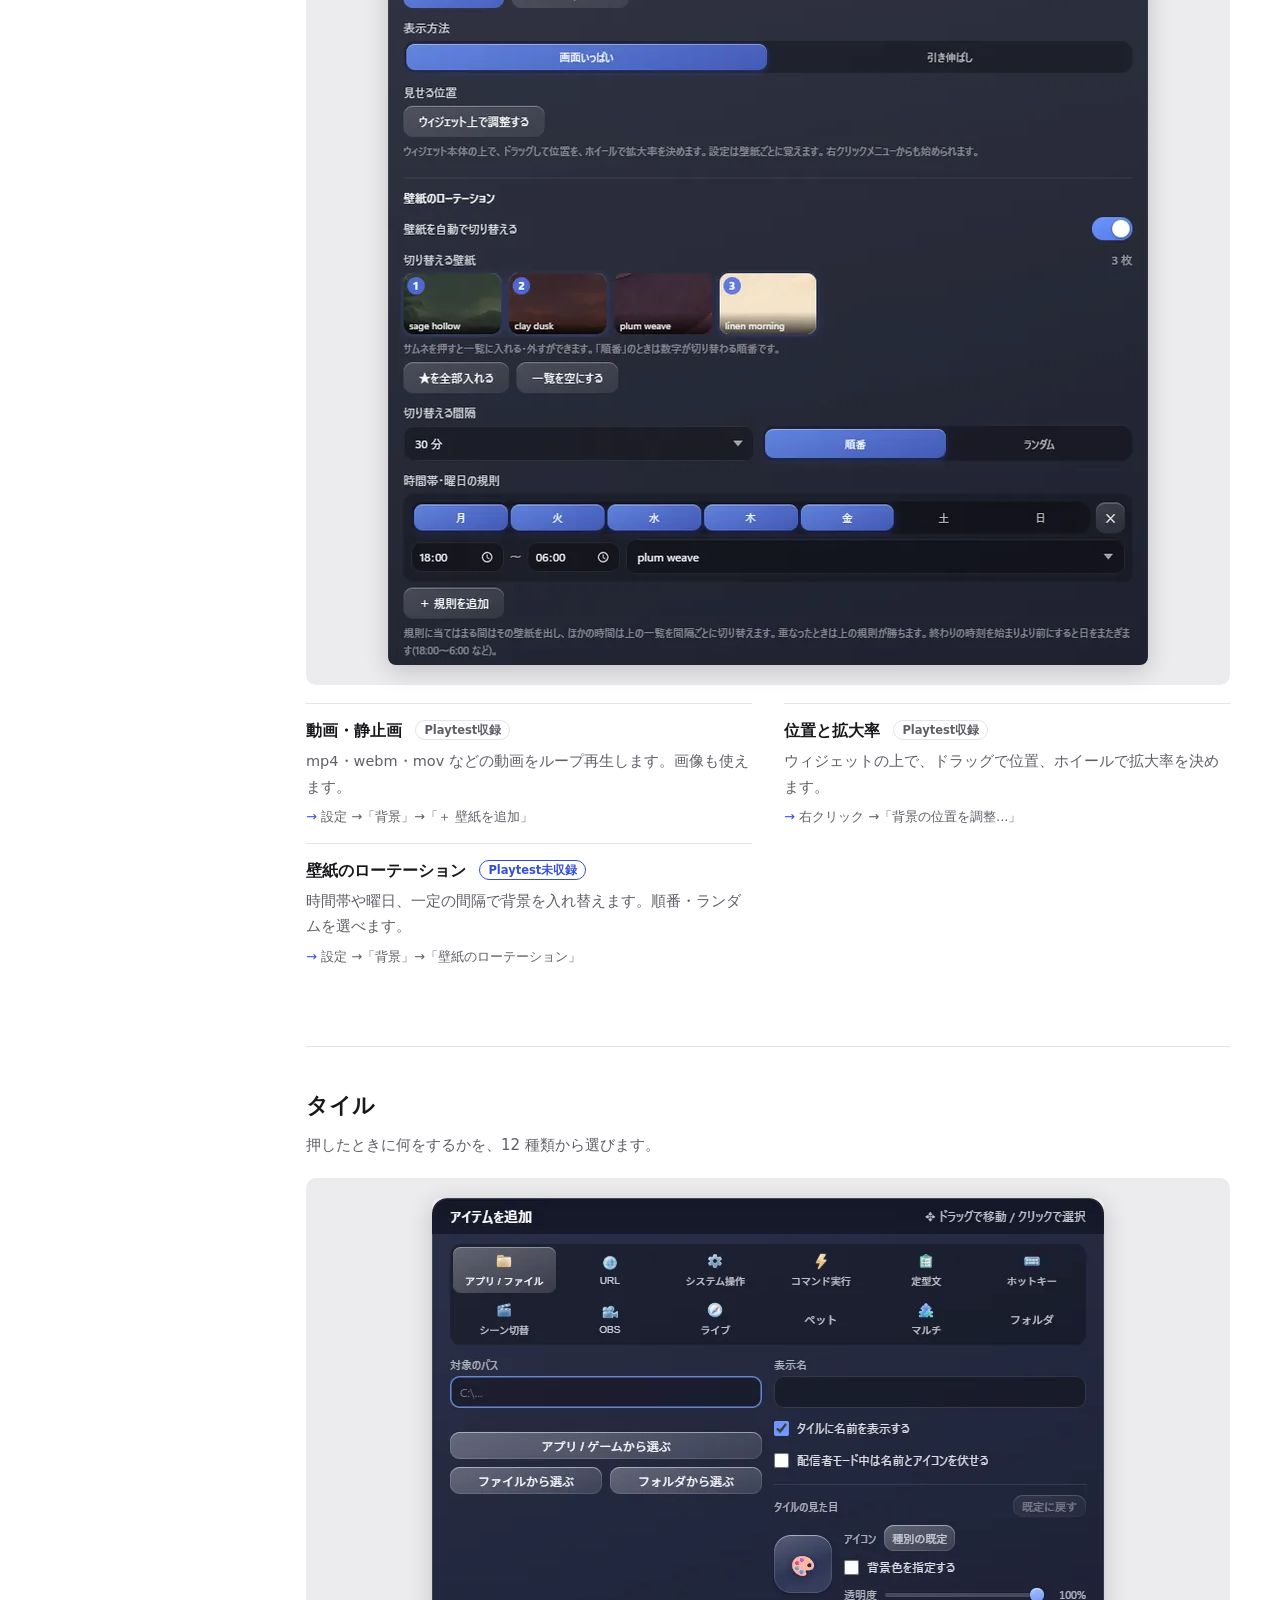
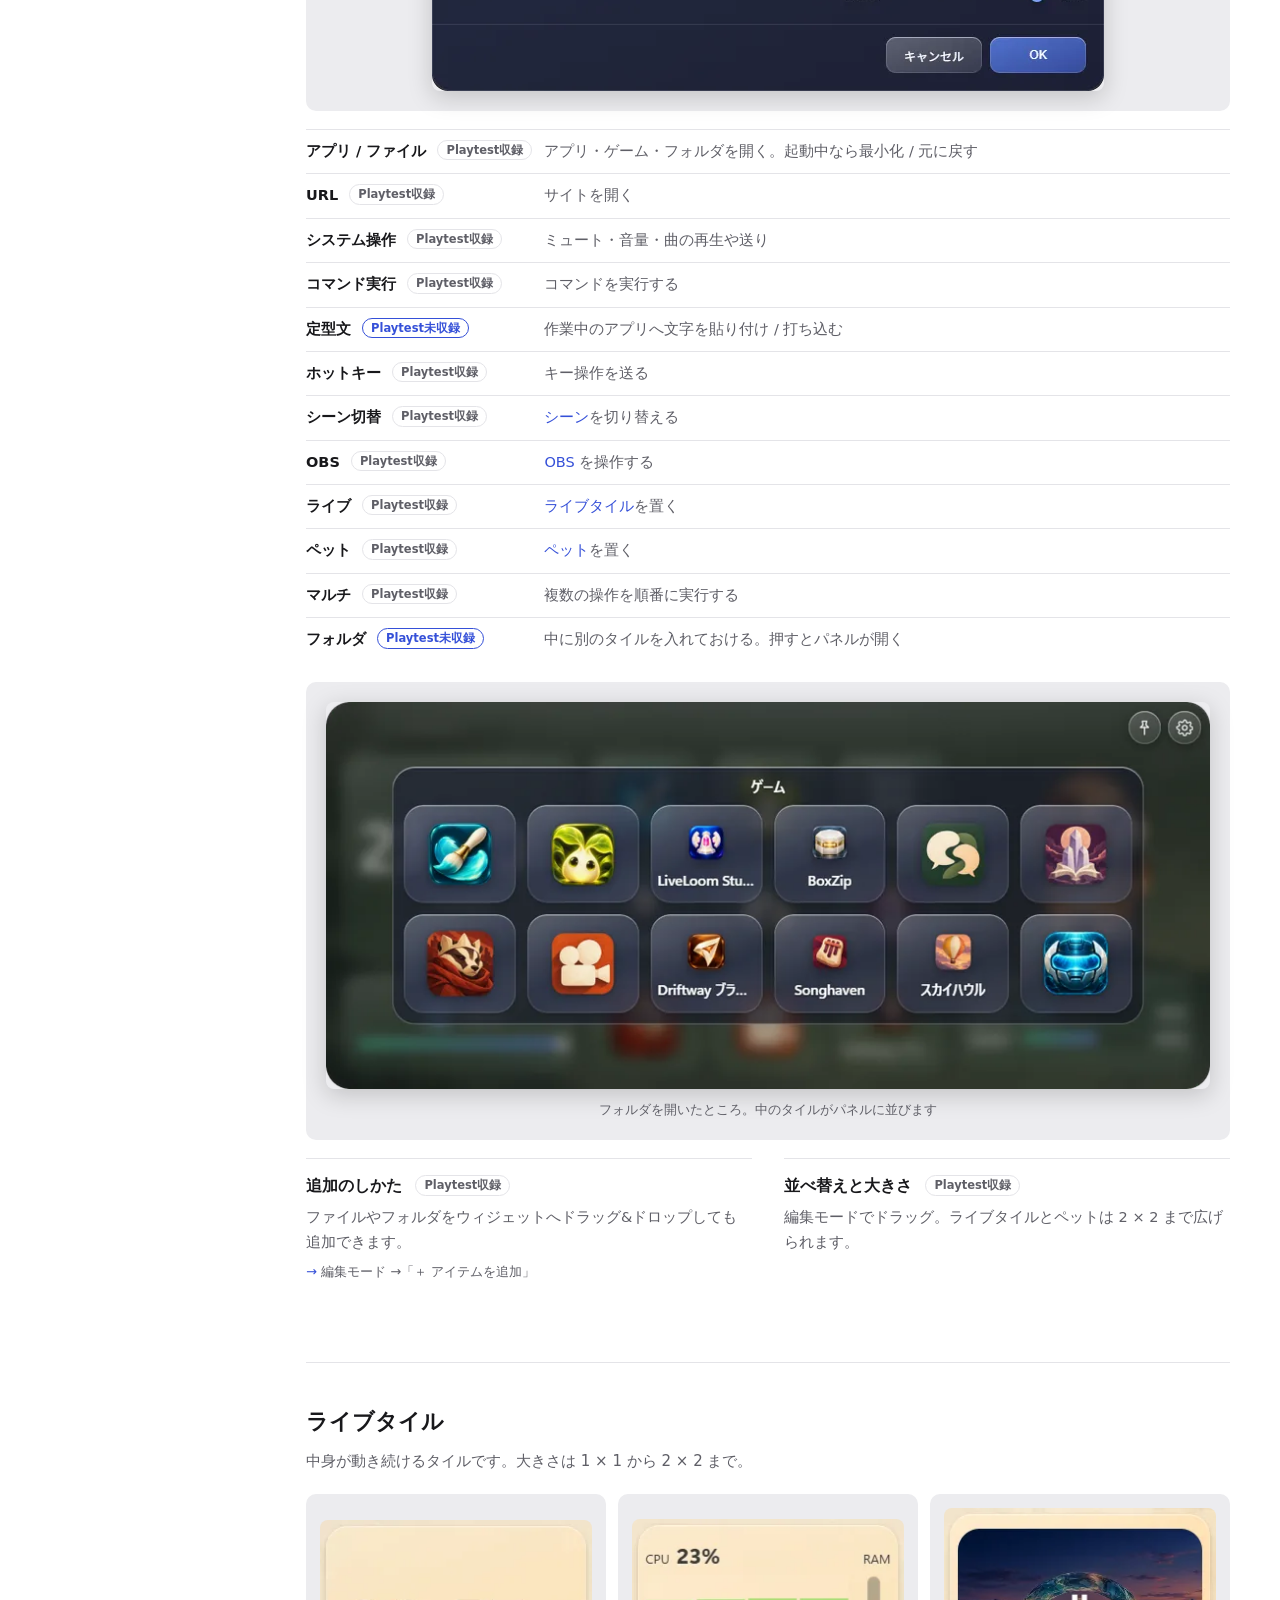
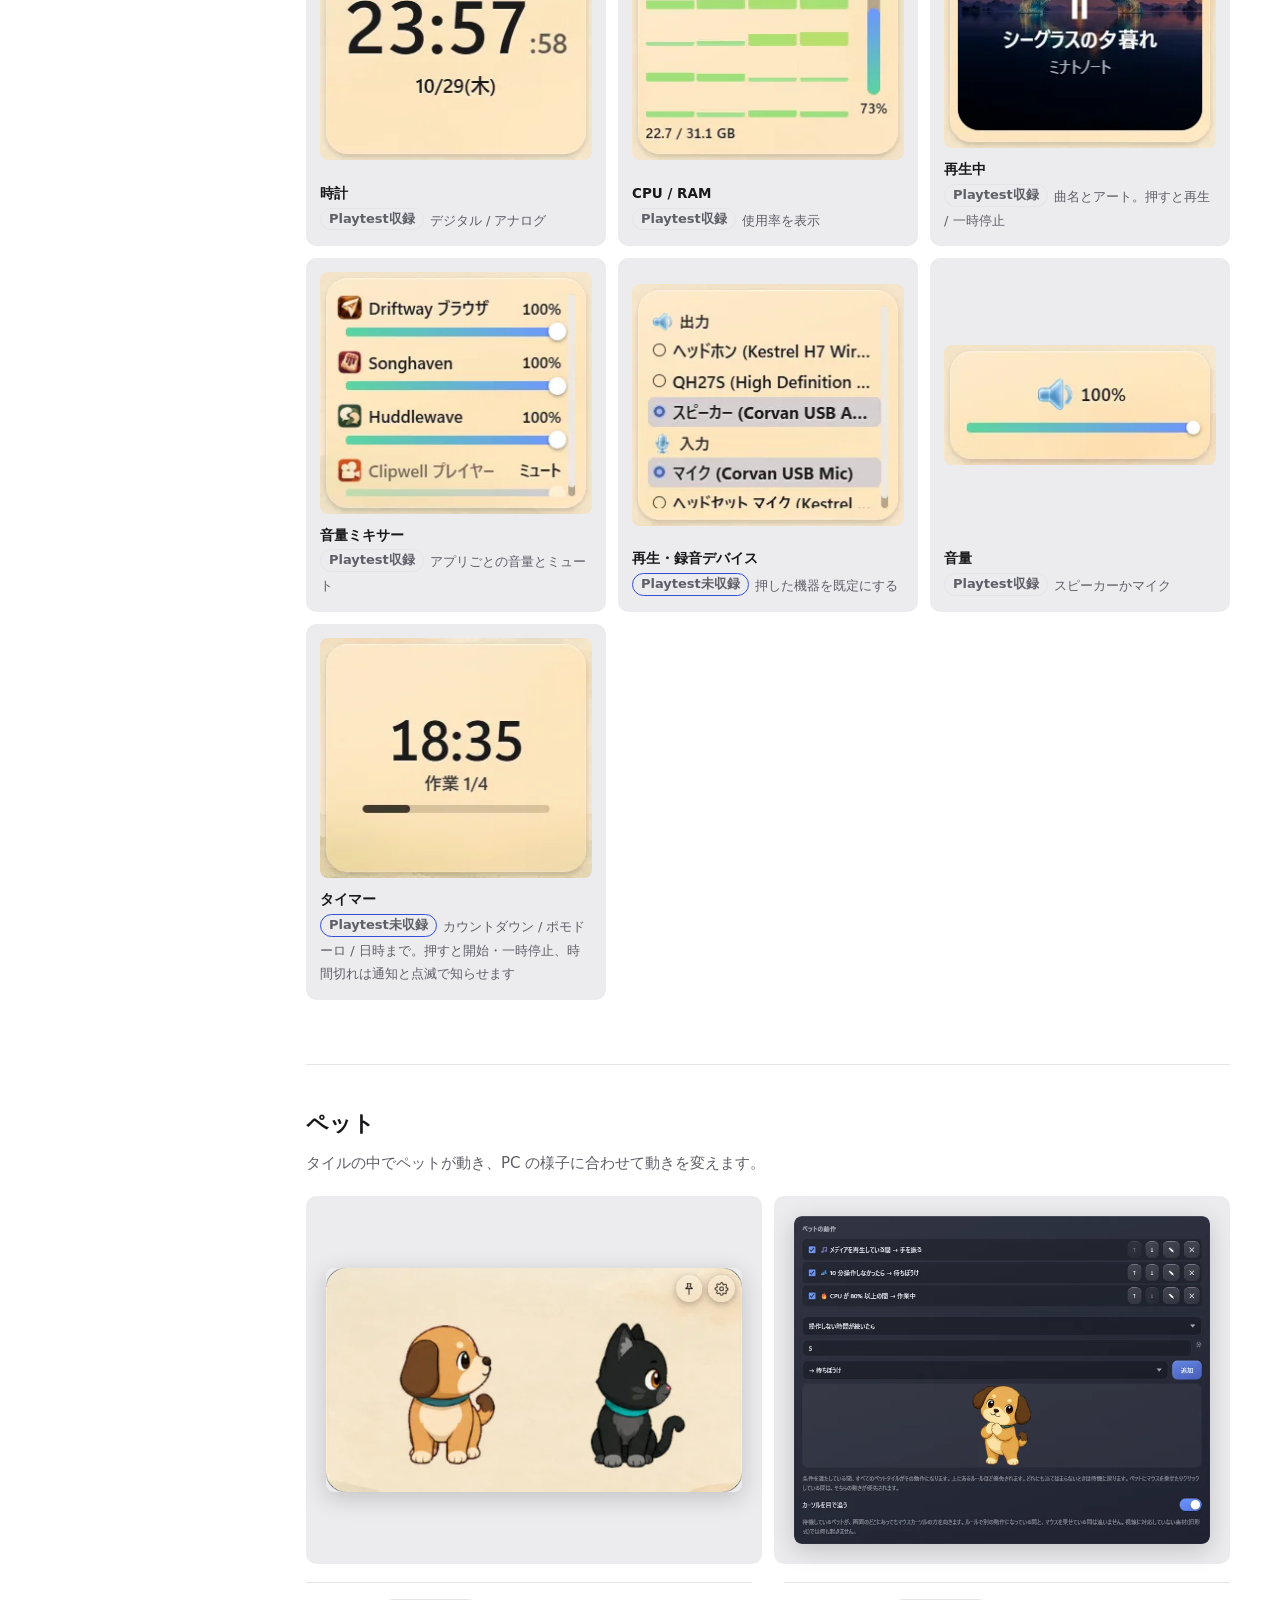
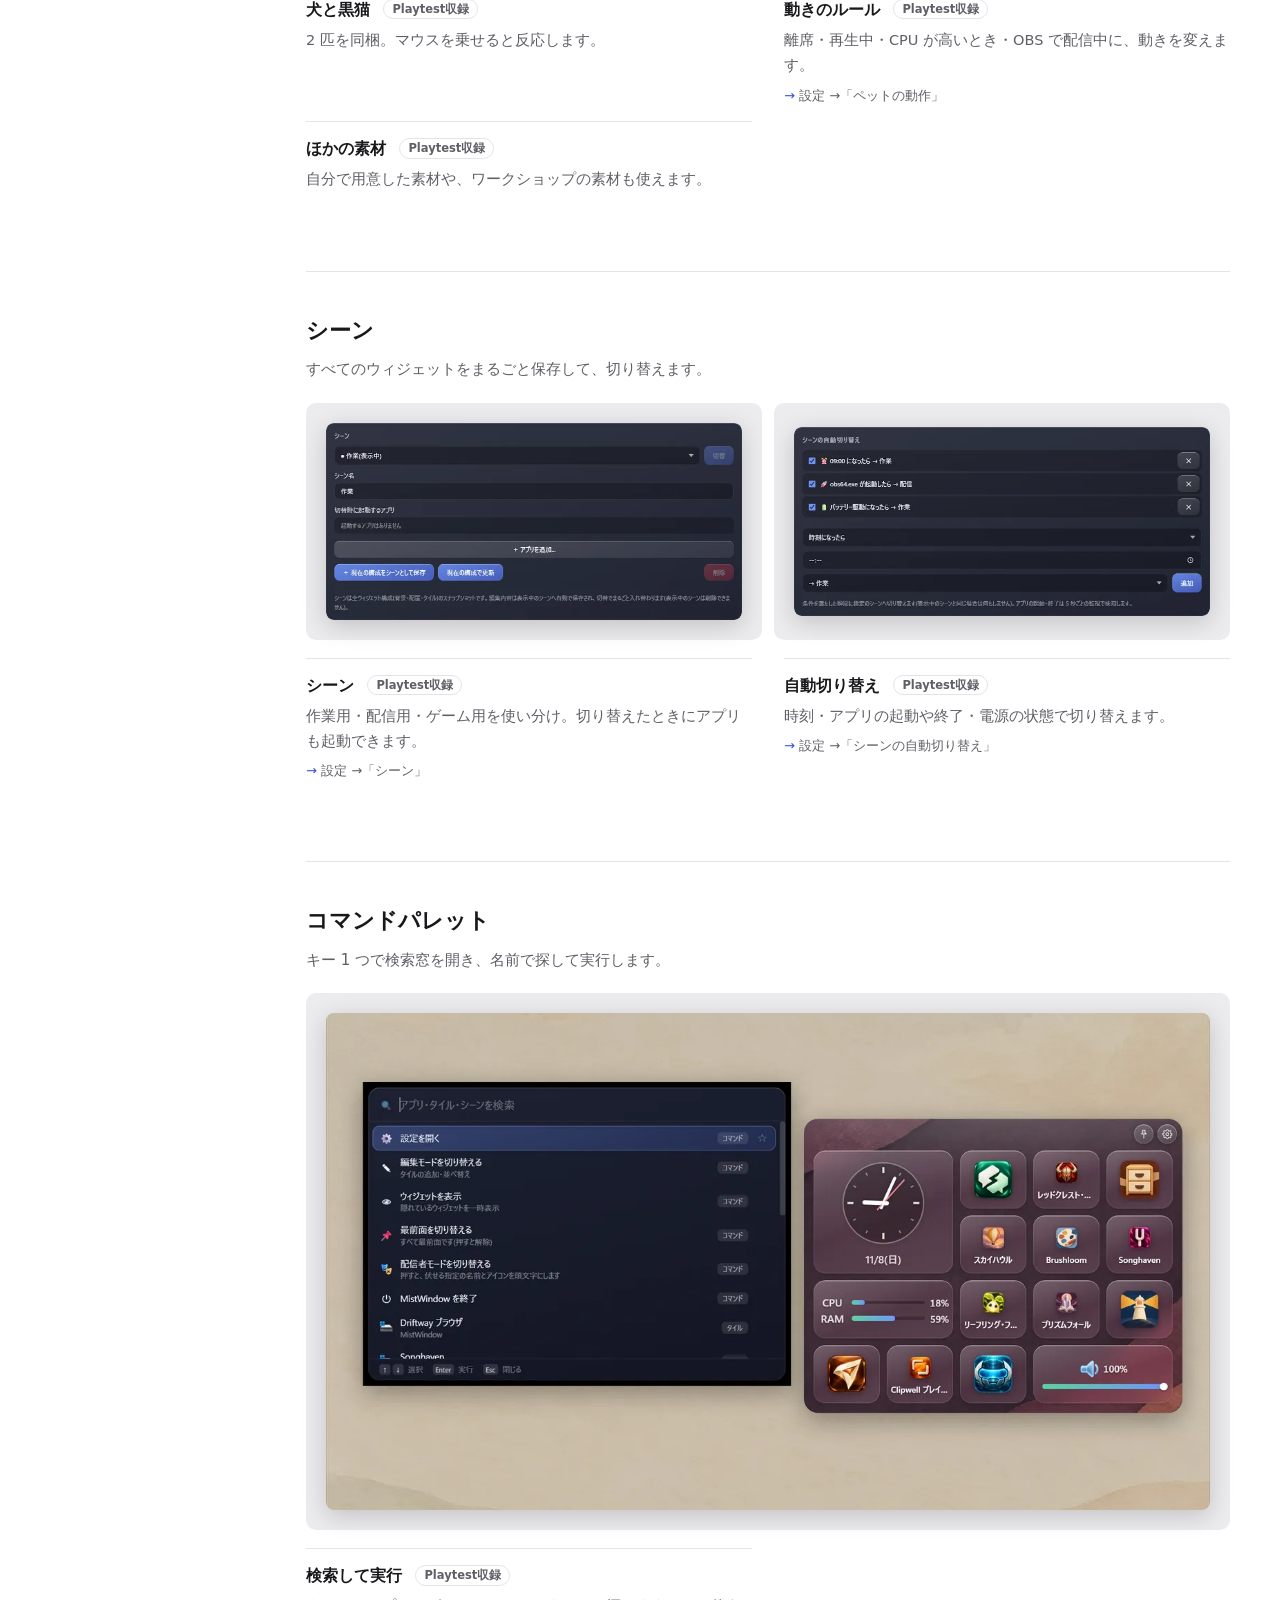
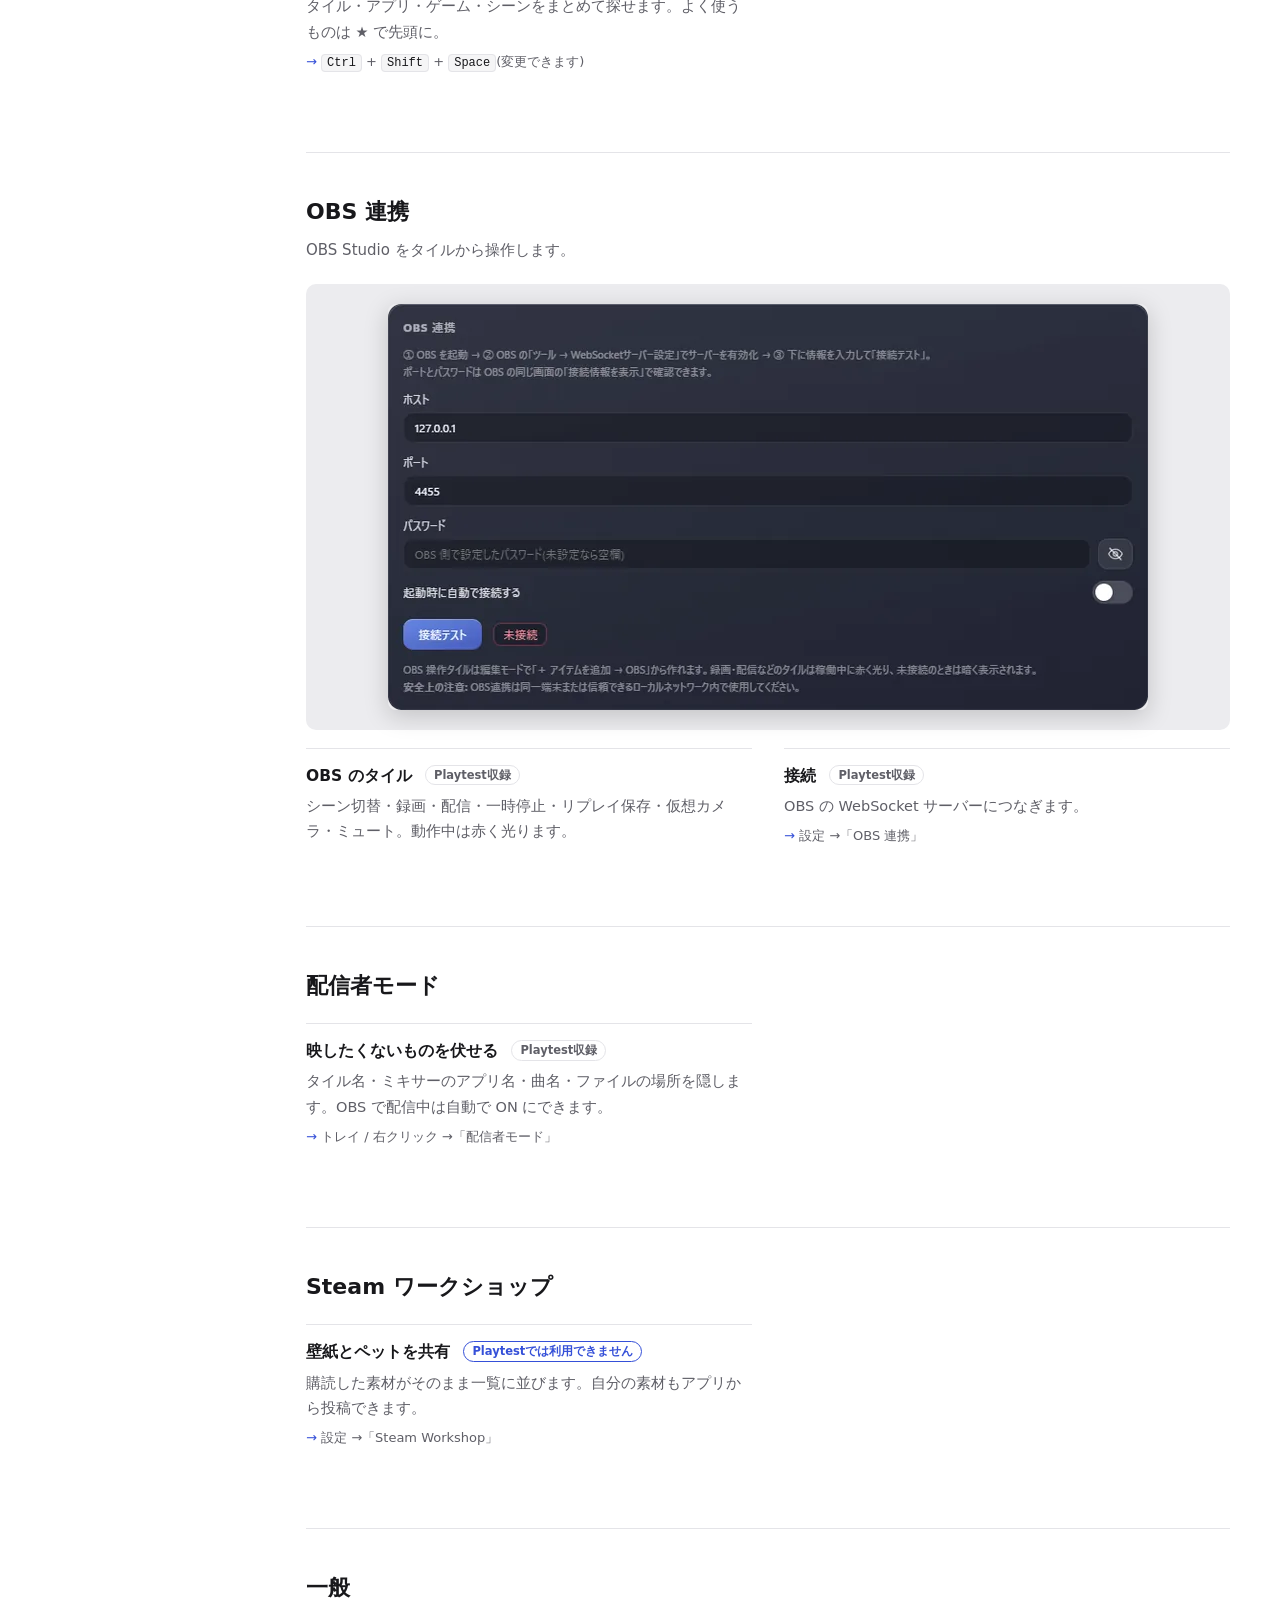
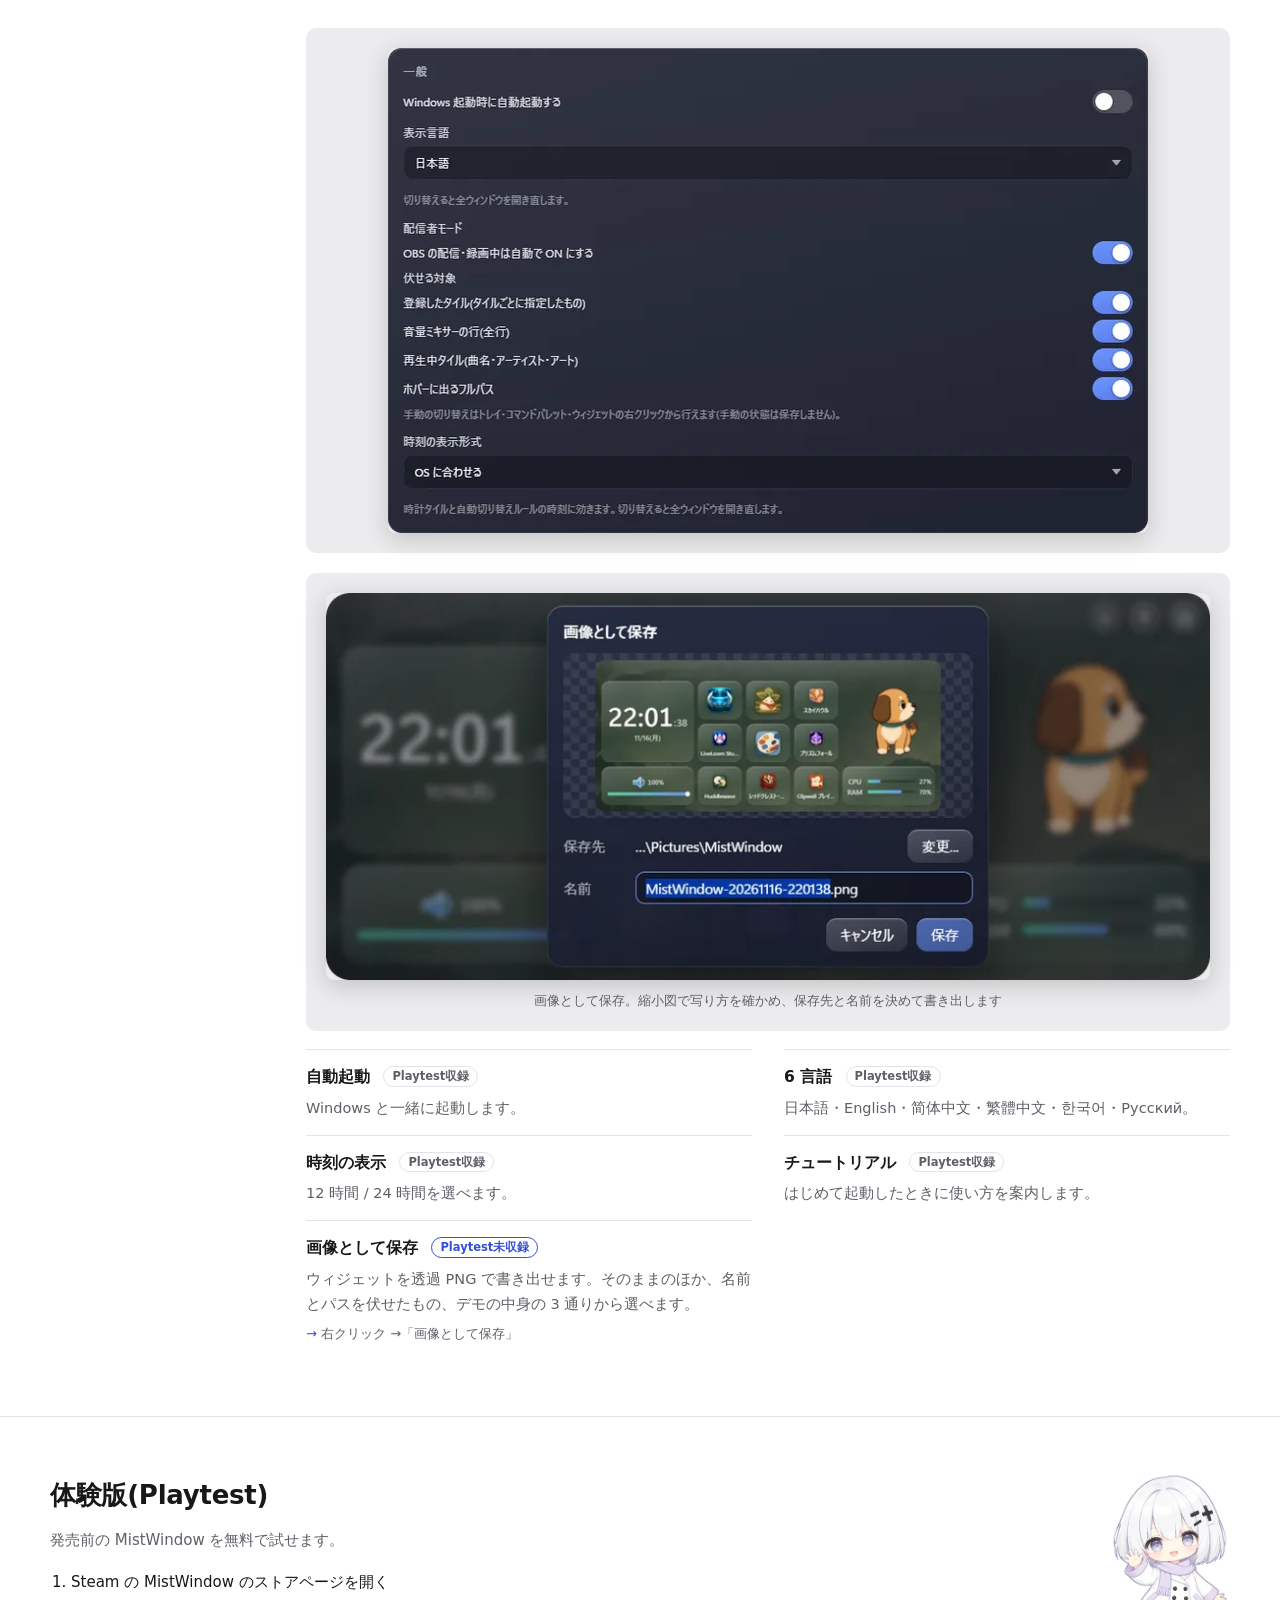
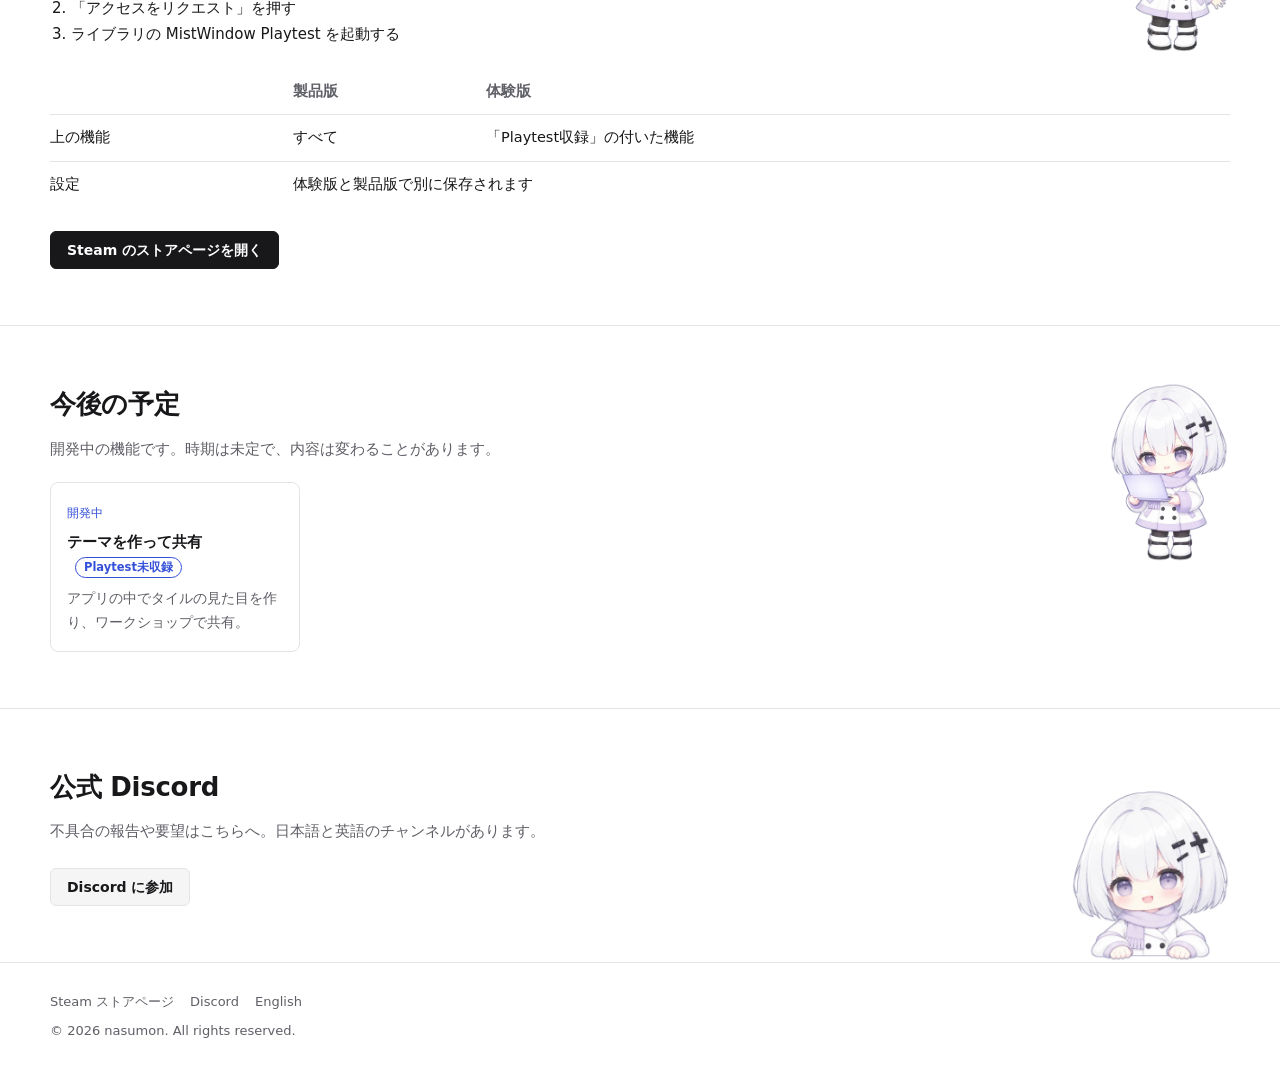
<file: ja/index.html>
<!doctype html>
<html lang="ja">
<head>
<meta charset="utf-8">
<meta name="viewport" content="width=device-width, initial-scale=1">
<title>MistWindow — 機能</title>
<meta name="description" content="MistWindow は、動画や静止画を背景にできる Windows 向けのランチャーウィジェットです。機能を画面写真つきで紹介します。">
<meta property="og:title" content="MistWindow — 機能">
<meta property="og:description" content="動画や静止画を背景にできる、Windows 向けのランチャーウィジェット。">
<meta property="og:type" content="website">
<meta property="og:image" content="https://nasumon-ai.github.io/mistwindow-site/assets/img/og-ja-v1.jpg">
<meta property="og:image:width" content="1200">
<meta property="og:image:height" content="630">
<meta name="twitter:card" content="summary_large_image">
<link rel="alternate" hreflang="en" href="../en/">
<link rel="icon" href="../assets/img/favicon.png">
<link rel="stylesheet" href="../assets/site.css?v=5">
<script>
  // なすもんの衣装を見た月の季節に合わせる(?season=spring などで上書き。JS が無ければ基本服)
  (function () {
    var q = /[?&]season=(base|spring|summer|autumn|winter)\b/.exec(location.search);
    var s = q ? q[1] : ['winter', 'winter', 'spring', 'spring', 'spring', 'summer', 'summer', 'summer', 'autumn', 'autumn', 'autumn', 'winter'][new Date().getMonth()];
    if (s !== 'base') document.documentElement.setAttribute('data-season', s);
  })();
</script>
</head>
<body>

<header class="site-header">
  <div class="wrap">
    <a class="brand" href="#top"><img src="../assets/img/favicon.png" alt="" width="22" height="22">MistWindow</a>
    <nav class="site-nav" aria-label="ページ内">
      <a href="#features">機能</a>
      <a href="#playtest">体験版</a>
      <a href="#roadmap">今後の予定</a>
    </nav>
    <a class="lang-switch" href="../en/" hreflang="en" lang="en">English</a>
  </div>
</header>

<main id="top">

<section class="hero">
  <div class="wrap">
    <div>
      <h1 class="hero-name">MistWindow</h1>
      <p class="hero-lead">動画や静止画を背景にできる、デスクトップのランチャー。</p>
      <p class="hero-sub">よく使うアプリやサイトをタイルに並べて、1 クリックで開けます。音量や再生中の曲、OBS の操作もタイルにできます。</p>
      <div class="cta">
        <a class="btn btn-primary" href="https://store.steampowered.com/app/5116240/">Steam でウィッシュリストに追加</a>
        <a class="btn" href="#playtest">体験版に参加</a>
      </div>
      <p class="hero-note">Windows 向け・Steam で配布。発売日は未定です。</p>
    </div>
    <div class="mascot mascot-guide hero-mascot" aria-hidden="true"></div>
    <div id="demo">
      <div class="demo">
        <video controls playsinline preload="none" poster="../assets/img/hero-ja-v1.webp" width="1280" height="720" aria-label="MistWindow の 30 秒デモ">
          <source src="../assets/video/demo-30s-ja-v1.mp4" type="video/mp4">
        </video>
      </div>
      <p class="demo-caption">30 秒のデモ動画</p>
    </div>
  </div>
</section>

<section class="section" id="features">
  <div class="wrap">
    <h2 class="section-title">機能</h2>
    <p class="section-lead">「→」は、その機能がある場所です。各機能の横のラベルは、現在の体験版(Playtest)に入っているかどうかです。写真のアプリ名・アイコン・曲名・機器名は撮影用の架空のものです。</p>

    <div class="doc">
      <nav class="toc" aria-label="機能の目次">
        <div class="mascot mascot-guide toc-mascot" aria-hidden="true"></div>
        <p class="toc-title">目次</p>
        <ol>
          <li><a href="#widget">ウィジェット</a></li>
          <li><a href="#display">表示モード</a></li>
          <li><a href="#look">見た目</a></li>
          <li><a href="#background">背景</a></li>
          <li><a href="#tiles">タイル</a></li>
          <li><a href="#live">ライブタイル</a></li>
          <li><a href="#pet">ペット</a></li>
          <li><a href="#scenes">シーン</a></li>
          <li><a href="#palette">コマンドパレット</a></li>
          <li><a href="#obs">OBS 連携</a></li>
          <li><a href="#streamer">配信者モード</a></li>
          <li><a href="#workshop">ワークショップ</a></li>
          <li><a href="#general">一般</a></li>
        </ol>
      </nav>

      <div class="doc-body">

<section class="cat" id="widget">
  <h2 class="cat-title">ウィジェット</h2>
  <p class="cat-lead">デスクトップに置く小さな窓です。</p>
  <figure class="shot"><img src="../assets/img/shot-launcher-ja-v5.webp" alt="時計・アイコン・音量・CPU とペットのタイルが並んだウィジェット" width="900" height="394" loading="lazy"></figure>
  <div class="feats">
    <article class="feat" id="f-widgets"><h3>何枚でも置ける <span class="pt">Playtest収録</span></h3><p>背景・タイル・表示の仕方をウィジェットごとに変えられます。</p><p class="where">トレイ →「ウィジェットを追加」</p></article>
    <article class="feat" id="f-edit-mode"><h3>編集モード <span class="pt">Playtest収録</span></h3><p>タイルの追加・並べ替えと、ウィジェットの移動・大きさ変更。</p><p class="where">右クリック →「編集モード」</p></article>
    <article class="feat" id="f-always-on-top"><h3>最前面 <span class="pt">Playtest収録</span></h3><p>いつも手前に出ます。右上のピンで外せます。</p></article>
    <article class="feat" id="f-monitors"><h3>複数モニター <span class="pt">Playtest収録</span></h3><p>モニターを外しても、戻せば元の位置に戻ります。</p></article>
  </div>
</section>

<section class="cat" id="display">
  <h2 class="cat-title">表示モード</h2>
  <p class="cat-lead">ウィジェットをいつ見せるかを選べます。</p>
  <figure class="shot"><img src="../assets/img/shot-settings-display-ja-v5.webp" alt="設定画面の表示モード。常時表示・カーソルを当てたときだけ・ふだんは隠す" width="760" height="290" loading="lazy"></figure>
  <div class="feats">
    <article class="feat" id="f-display-mode"><h3>3 つのモード <span class="pt">Playtest収録</span></h3><p>常時表示 / カーソルを当てたときだけ / ふだんは隠す。隠れている間は動画を止めます。</p><p class="where">設定 →「表示モード」</p></article>
    <article class="feat" id="f-widget-hotkey"><h3>出し入れのキー <span class="pt">Playtest収録</span></h3><p>押すたびに表示と非表示が切り替わります。</p></article>
    <article class="feat" id="f-fade"><h3>フェードと不透明度 <span class="pt">Playtest収録</span></h3><p>現れる速さや、隠れたときにうっすら残すかを調整できます。</p></article>
  </div>
</section>

<section class="cat" id="look">
  <h2 class="cat-title">見た目</h2>
  <p class="cat-lead">すりガラスの質感をウィジェットごとに変えられます。下は「おまかせ」の 4 種類です。</p>
  <div class="gallery gallery-looks">
    <figure><img src="../assets/img/shot-look-standard-ja-v5.webp" alt="" width="420" height="226" loading="lazy"><figcaption><b>標準</b></figcaption></figure>
    <figure><img src="../assets/img/shot-look-night-ja-v5.webp" alt="" width="420" height="226" loading="lazy"><figcaption><b>深い夜</b></figcaption></figure>
    <figure><img src="../assets/img/shot-look-mist-ja-v5.webp" alt="" width="420" height="226" loading="lazy"><figcaption><b>霧</b></figcaption></figure>
    <figure><img src="../assets/img/shot-look-neon-ja-v5.webp" alt="" width="420" height="226" loading="lazy"><figcaption><b>ネオン</b></figcaption></figure>
  </div>
  <figure class="shot shot-set"><img src="../assets/img/shot-palette-from-wallpaper-ja-v1.webp" alt="苔色・土色・葡萄色・生成りの壁紙に置いた同じウィジェット。色味と音量バーの色が壁紙ごとに違い、生成りでは文字が黒になっている" width="900" height="517" loading="lazy"><figcaption>壁紙から配色を作る。同じウィジェットでも、壁紙ごとに色味・アクセント色・文字の白黒が変わります</figcaption></figure>
  <figure class="shot"><img src="../assets/img/shot-audio-wave-ja-v5.webp" alt="ウィジェットの下端に、鳴っている音に合わせた水色の波形が出ている" width="900" height="394" loading="lazy"><figcaption>音の波形。鳴っている音に合わせて下端の棒が伸び縮みします</figcaption></figure>
  <div class="feats">
    <article class="feat" id="f-glass"><h3>ガラスの見た目 <span class="pt pt-no">Playtest未収録</span></h3><p>ぼかし・色味・角の丸み・縁の光・アクセント色を調整できます。</p><p class="where">設定 →「表示モード」→「ガラスの見た目」</p></article>
    <article class="feat" id="f-palette-from-wallpaper"><h3>壁紙から配色を作る <span class="pt pt-no">Playtest未収録</span></h3><p>今の壁紙に合う色味・アクセント色・文字の白黒を自動で作ります。手で選んだ色は残したまま、OFF にすると元に戻ります。</p><p class="where">設定 →「表示モード」→「ガラスの見た目」</p></article>
    <article class="feat" id="f-audio-wave"><h3>音の波形 <span class="pt pt-no">Playtest未収録</span></h3><p>鳴っている音に合わせて、ウィジェットの端に波形を描きます。色・高さ・置く場所を変えられます。</p><p class="where">設定 →「表示モード」→「ガラスの見た目」</p></article>
    <article class="feat" id="f-look-presets"><h3>マイプリセット <span class="pt pt-no">Playtest未収録</span></h3><p>気に入った見た目は名前を付けて保存し、ほかのウィジェットでも使えます。</p></article>
    <article class="feat" id="f-icons"><h3>タイルのアイコン <span class="pt">Playtest収録</span></h3><p>240 種類以上のアイコン、絵文字、手持ちの画像から選べます。</p></article>
    <article class="feat" id="f-tile-style"><h3>タイルの色 <span class="pt">Playtest収録</span></h3><p>タイル 1 枚ずつ、背景の色と透明度を変えられます。</p></article>
  </div>
</section>

<section class="cat" id="background">
  <h2 class="cat-title">背景</h2>
  <p class="cat-lead">動画や画像をウィジェットの背景にします。</p>
  <figure class="shot"><img src="../assets/img/shot-settings-background-ja-v5.webp" alt="設定画面の背景。壁紙のサムネイルと、壁紙のローテーションの設定が並ぶ" width="760" height="801" loading="lazy"></figure>
  <div class="feats">
    <article class="feat" id="f-wallpaper"><h3>動画・静止画 <span class="pt">Playtest収録</span></h3><p>mp4・webm・mov などの動画をループ再生します。画像も使えます。</p><p class="where">設定 →「背景」→「＋ 壁紙を追加」</p></article>
    <article class="feat" id="f-bg-adjust"><h3>位置と拡大率 <span class="pt">Playtest収録</span></h3><p>ウィジェットの上で、ドラッグで位置、ホイールで拡大率を決めます。</p><p class="where">右クリック →「背景の位置を調整...」</p></article>
    <article class="feat" id="f-wallpaper-rotation"><h3>壁紙のローテーション <span class="pt pt-no">Playtest未収録</span></h3><p>時間帯や曜日、一定の間隔で背景を入れ替えます。順番・ランダムを選べます。</p><p class="where">設定 →「背景」→「壁紙のローテーション」</p></article>
  </div>
</section>

<section class="cat" id="tiles">
  <h2 class="cat-title">タイル</h2>
  <p class="cat-lead">押したときに何をするかを、12 種類から選びます。</p>
  <figure class="shot"><img src="../assets/img/shot-item-dialog-ja-v5.webp" alt="アイテムを追加する画面" width="672" height="493" loading="lazy"></figure>
  <table class="kinds">
    <tr id="f-tile-app"><th>アプリ / ファイル <span class="pt">Playtest収録</span></th><td>アプリ・ゲーム・フォルダを開く。起動中なら最小化 / 元に戻す</td></tr>
    <tr id="f-tile-url"><th>URL <span class="pt">Playtest収録</span></th><td>サイトを開く</td></tr>
    <tr id="f-tile-action"><th>システム操作 <span class="pt">Playtest収録</span></th><td>ミュート・音量・曲の再生や送り</td></tr>
    <tr id="f-tile-command"><th>コマンド実行 <span class="pt">Playtest収録</span></th><td>コマンドを実行する</td></tr>
    <tr id="f-tile-snippet"><th>定型文 <span class="pt pt-no">Playtest未収録</span></th><td>作業中のアプリへ文字を貼り付け / 打ち込む</td></tr>
    <tr id="f-tile-hotkey"><th>ホットキー <span class="pt">Playtest収録</span></th><td>キー操作を送る</td></tr>
    <tr id="f-tile-scene"><th>シーン切替 <span class="pt">Playtest収録</span></th><td><a href="#scenes">シーン</a>を切り替える</td></tr>
    <tr><th>OBS <span class="pt">Playtest収録</span></th><td><a href="#obs">OBS</a> を操作する</td></tr>
    <tr><th>ライブ <span class="pt">Playtest収録</span></th><td><a href="#live">ライブタイル</a>を置く</td></tr>
    <tr><th>ペット <span class="pt">Playtest収録</span></th><td><a href="#pet">ペット</a>を置く</td></tr>
    <tr id="f-tile-multi"><th>マルチ <span class="pt">Playtest収録</span></th><td>複数の操作を順番に実行する</td></tr>
    <tr id="f-tile-folder"><th>フォルダ <span class="pt pt-no">Playtest未収録</span></th><td>中に別のタイルを入れておける。押すとパネルが開く</td></tr>
  </table>
  <figure class="shot"><img src="../assets/img/shot-folder-ja-v5.webp" alt="フォルダタイルを押して、中のタイル 12 枚が並んだパネルを開いたところ" width="900" height="394" loading="lazy"><figcaption>フォルダを開いたところ。中のタイルがパネルに並びます</figcaption></figure>
  <div class="feats">
    <article class="feat" id="f-add-item"><h3>追加のしかた <span class="pt">Playtest収録</span></h3><p>ファイルやフォルダをウィジェットへドラッグ&amp;ドロップしても追加できます。</p><p class="where">編集モード →「＋ アイテムを追加」</p></article>
    <article class="feat" id="f-tile-layout"><h3>並べ替えと大きさ <span class="pt">Playtest収録</span></h3><p>編集モードでドラッグ。ライブタイルとペットは 2 × 2 まで広げられます。</p></article>
  </div>
</section>

<section class="cat" id="live">
  <h2 class="cat-title">ライブタイル</h2>
  <p class="cat-lead">中身が動き続けるタイルです。大きさは 1 × 1 から 2 × 2 まで。</p>
  <div class="gallery">
    <figure><img src="../assets/img/shot-live-clock-ja-v2.webp" alt="" width="275" height="243" loading="lazy"><figcaption><b>時計</b><span class="pt">Playtest収録</span><span>デジタル / アナログ</span></figcaption></figure>
    <figure><img src="../assets/img/shot-live-sysmon-ja-v2.webp" alt="" width="274" height="243" loading="lazy"><figcaption><b>CPU / RAM</b><span class="pt">Playtest収録</span><span>使用率を表示</span></figcaption></figure>
    <figure><img src="../assets/img/shot-live-nowplaying-ja-v2.webp" alt="" width="275" height="243" loading="lazy"><figcaption><b>再生中</b><span class="pt">Playtest収録</span><span>曲名とアート。押すと再生 / 一時停止</span></figcaption></figure>
    <figure><img src="../assets/img/shot-live-mixer-ja-v2.webp" alt="" width="275" height="244" loading="lazy"><figcaption><b>音量ミキサー</b><span class="pt">Playtest収録</span><span>アプリごとの音量とミュート</span></figcaption></figure>
    <figure><img src="../assets/img/shot-live-devices-ja-v2.webp" alt="" width="274" height="244" loading="lazy"><figcaption><b>再生・録音デバイス</b><span class="pt pt-no">Playtest未収録</span><span>押した機器を既定にする</span></figcaption></figure>
    <figure><img src="../assets/img/shot-live-volume-ja-v2.webp" alt="" width="275" height="122" loading="lazy"><figcaption><b>音量</b><span class="pt">Playtest収録</span><span>スピーカーかマイク</span></figcaption></figure>
    <figure><img src="../assets/img/shot-live-timer-ja-v3.webp" alt="" width="275" height="243" loading="lazy"><figcaption><b>タイマー</b><span class="pt pt-no">Playtest未収録</span><span>カウントダウン / ポモドーロ / 日時まで。押すと開始・一時停止、時間切れは通知と点滅で知らせます</span></figcaption></figure>
  </div>
</section>

<section class="cat" id="pet">
  <h2 class="cat-title">ペット</h2>
  <p class="cat-lead">タイルの中でペットが動き、PC の様子に合わせて動きを変えます。</p>
  <div class="shots-2">
    <figure class="shot"><img src="../assets/img/shot-pet-ja-v5.webp" alt="犬と黒猫のペット" width="560" height="301" loading="lazy"></figure>
    <figure class="shot"><img src="../assets/img/shot-settings-pet-rules-ja-v5.webp" alt="設定画面のペットの動作。条件と動きのルールが並ぶ" width="760" height="599" loading="lazy"></figure>
  </div>
  <div class="feats">
    <article class="feat" id="f-pet-tile"><h3>犬と黒猫 <span class="pt">Playtest収録</span></h3><p>2 匹を同梱。マウスを乗せると反応します。</p></article>
    <article class="feat" id="f-pet-rules"><h3>動きのルール <span class="pt">Playtest収録</span></h3><p>離席・再生中・CPU が高いとき・OBS で配信中に、動きを変えます。</p><p class="where">設定 →「ペットの動作」</p></article>
    <article class="feat" id="f-pet-library"><h3>ほかの素材 <span class="pt">Playtest収録</span></h3><p>自分で用意した素材や、ワークショップの素材も使えます。</p></article>
  </div>
</section>

<section class="cat" id="scenes">
  <h2 class="cat-title">シーン</h2>
  <p class="cat-lead">すべてのウィジェットをまるごと保存して、切り替えます。</p>
  <div class="shots-2">
    <figure class="shot"><img src="../assets/img/shot-settings-scene-ja-v5.webp" alt="設定画面のシーン" width="760" height="360" loading="lazy"></figure>
    <figure class="shot"><img src="../assets/img/shot-settings-auto-switch-ja-v5.webp" alt="設定画面のシーンの自動切り替え" width="760" height="345" loading="lazy"></figure>
  </div>
  <div class="feats">
    <article class="feat" id="f-scenes"><h3>シーン <span class="pt">Playtest収録</span></h3><p>作業用・配信用・ゲーム用を使い分け。切り替えたときにアプリも起動できます。</p><p class="where">設定 →「シーン」</p></article>
    <article class="feat" id="f-auto-switch"><h3>自動切り替え <span class="pt">Playtest収録</span></h3><p>時刻・アプリの起動や終了・電源の状態で切り替えます。</p><p class="where">設定 →「シーンの自動切り替え」</p></article>
  </div>
</section>

<section class="cat" id="palette">
  <h2 class="cat-title">コマンドパレット</h2>
  <p class="cat-lead">キー 1 つで検索窓を開き、名前で探して実行します。</p>
  <figure class="shot"><img src="../assets/img/palette-ja-v3.webp" alt="検索欄の下にアプリ・タイル・シーンの候補が並ぶコマンドパレット" width="1280" height="720" loading="lazy"></figure>
  <div class="feats">
    <article class="feat" id="f-palette"><h3>検索して実行 <span class="pt">Playtest収録</span></h3><p>タイル・アプリ・ゲーム・シーンをまとめて探せます。よく使うものは ★ で先頭に。</p><p class="where"><kbd>Ctrl</kbd> + <kbd>Shift</kbd> + <kbd>Space</kbd>(変更できます)</p></article>
  </div>
</section>

<section class="cat" id="obs">
  <h2 class="cat-title">OBS 連携</h2>
  <p class="cat-lead">OBS Studio をタイルから操作します。</p>
  <figure class="shot"><img src="../assets/img/shot-settings-obs-ja-v5.webp" alt="設定画面の OBS 連携" width="760" height="406" loading="lazy"></figure>
  <div class="feats">
    <article class="feat" id="f-obs-tiles"><h3>OBS のタイル <span class="pt">Playtest収録</span></h3><p>シーン切替・録画・配信・一時停止・リプレイ保存・仮想カメラ・ミュート。動作中は赤く光ります。</p></article>
    <article class="feat" id="f-obs-connect"><h3>接続 <span class="pt">Playtest収録</span></h3><p>OBS の WebSocket サーバーにつなぎます。</p><p class="where">設定 →「OBS 連携」</p></article>
  </div>
</section>

<section class="cat" id="streamer">
  <h2 class="cat-title">配信者モード</h2>
  <div class="feats">
    <article class="feat" id="f-streamer"><h3>映したくないものを伏せる <span class="pt">Playtest収録</span></h3><p>タイル名・ミキサーのアプリ名・曲名・ファイルの場所を隠します。OBS で配信中は自動で ON にできます。</p><p class="where">トレイ / 右クリック →「配信者モード」</p></article>
  </div>
</section>

<section class="cat" id="workshop">
  <h2 class="cat-title">Steam ワークショップ</h2>
  <div class="feats">
    <article class="feat" id="f-ws"><h3>壁紙とペットを共有 <span class="pt pt-no">Playtestでは利用できません</span></h3><p>購読した素材がそのまま一覧に並びます。自分の素材もアプリから投稿できます。</p><p class="where">設定 →「Steam Workshop」</p></article>
  </div>
</section>

<section class="cat" id="general">
  <h2 class="cat-title">一般</h2>
  <figure class="shot"><img src="../assets/img/shot-settings-general-ja-v5.webp" alt="設定画面の一般" width="760" height="485" loading="lazy"></figure>
  <figure class="shot"><img src="../assets/img/shot-export-image-ja-v1.webp" alt="ウィジェットの中に「画像として保存」のパネルが出て、縮小図・保存先・名前が並んでいる" width="900" height="394" loading="lazy"><figcaption>画像として保存。縮小図で写り方を確かめ、保存先と名前を決めて書き出します</figcaption></figure>
  <div class="feats">
    <article class="feat" id="f-startup"><h3>自動起動 <span class="pt">Playtest収録</span></h3><p>Windows と一緒に起動します。</p></article>
    <article class="feat" id="f-language"><h3>6 言語 <span class="pt">Playtest収録</span></h3><p>日本語・English・简体中文・繁體中文・한국어・Русский。</p></article>
    <article class="feat" id="f-clock-format"><h3>時刻の表示 <span class="pt">Playtest収録</span></h3><p>12 時間 / 24 時間を選べます。</p></article>
    <article class="feat" id="f-tutorial"><h3>チュートリアル <span class="pt">Playtest収録</span></h3><p>はじめて起動したときに使い方を案内します。</p></article>
    <article class="feat" id="f-export-image"><h3>画像として保存 <span class="pt pt-no">Playtest未収録</span></h3><p>ウィジェットを透過 PNG で書き出せます。そのままのほか、名前とパスを伏せたもの、デモの中身の 3 通りから選べます。</p><p class="where">右クリック →「画像として保存」</p></article>
  </div>
</section>

      </div>
    </div>
  </div>
</section>

<section class="section" id="playtest">
  <div class="wrap">
    <div class="mascot mascot-wave side-mascot" aria-hidden="true"></div>
    <h2 class="section-title">体験版(Playtest)</h2>
    <p class="section-lead">発売前の MistWindow を無料で試せます。</p>
    <ol class="steps">
      <li>Steam の MistWindow のストアページを開く</li>
      <li>「アクセスをリクエスト」を押す</li>
      <li>ライブラリの MistWindow Playtest を起動する</li>
    </ol>
    <table class="compare">
      <thead><tr><th></th><th>製品版</th><th>体験版</th></tr></thead>
      <tbody>
        <tr><td>上の機能</td><td>すべて</td><td>「Playtest収録」の付いた機能</td></tr>
        <tr><td>設定</td><td colspan="2">体験版と製品版で別に保存されます</td></tr>
      </tbody>
    </table>
    <div class="cta"><a class="btn btn-primary" href="https://store.steampowered.com/app/5116240/">Steam のストアページを開く</a></div>
  </div>
</section>

<section class="section" id="roadmap">
  <div class="wrap">
    <div class="mascot mascot-working side-mascot" aria-hidden="true"></div>
    <h2 class="section-title">今後の予定</h2>
    <p class="section-lead">開発中の機能です。時期は未定で、内容は変わることがあります。</p>
    <div class="cards">
      <article class="card"><span class="tag">開発中</span><h3>テーマを作って共有 <span class="pt pt-no">Playtest未収録</span></h3><p>アプリの中でタイルの見た目を作り、ワークショップで共有。</p></article>
    </div>
  </div>
</section>

<section class="section" id="community">
  <div class="wrap">
    <h2 class="section-title">公式 Discord</h2>
    <p class="section-lead">不具合の報告や要望はこちらへ。日本語と英語のチャンネルがあります。</p>
    <div class="cta"><a class="btn" href="https://discord.gg/FqEPVHFKNy">Discord に参加</a></div>
    <div class="mascot mascot-peek peek-mascot" aria-hidden="true"></div>
  </div>
</section>

</main>

<footer class="site-footer">
  <div class="wrap">
    <div class="footer-links">
      <a href="https://store.steampowered.com/app/5116240/">Steam ストアページ</a>
      <a href="https://discord.gg/FqEPVHFKNy">Discord</a>
      <a href="../en/" hreflang="en" lang="en">English</a>
    </div>
    <p>© 2026 nasumon. All rights reserved.</p>
  </div>
</footer>

<!-- 訪問者数の計測(Cloudflare Web Analytics。Cookie なし。トークンは公開されてよい値) -->
<script type="module" src="https://static.cloudflareinsights.com/beacon.min.js" data-cf-beacon='{"token": "dc42f488804d41a5bb465a546c8d409a"}'></script>

</body>
</html>
</file>
<file: assets/site.css>
/* MistWindow 公開サイト(要望 122)の共通スタイル。日英 2 ページが読む。
   方向性はドキュメント風(2026-10-29 ユーザー選択の案 B)。紫のグラデーション・ピル型のボタン・
   角丸カードの多用はしない。色はニュートラルなグレーと控えめなアクセント 1 色。
   外部フォント・外部スクリプトは読まない。差し替えたら HTML 側の ?v= を上げる。 */

:root {
  --bg: #ffffff;
  --bg-2: #f5f5f6;
  --text: #18181b;
  --text-2: #5f5f67;
  --line: #e4e4e8;
  --accent: #3550d8;
  --shot-bg: #ececef;
  color-scheme: light;
}
@media (prefers-color-scheme: dark) {
  :root:not([data-theme="light"]) {
    --bg: #0f0f11;
    --bg-2: #18181b;
    --text: #ececee;
    --text-2: #9b9ba3;
    --line: #27272c;
    --accent: #93a4ff;
    --shot-bg: #1c1c20;
    color-scheme: dark;
  }
}
:root[data-theme="dark"] {
  --bg: #0f0f11; --bg-2: #18181b; --text: #ececee; --text-2: #9b9ba3;
  --line: #27272c; --accent: #93a4ff; --shot-bg: #1c1c20; color-scheme: dark;
}

* { box-sizing: border-box; }
html { scroll-behavior: smooth; scroll-padding-top: 68px; }
body {
  margin: 0; background: var(--bg); color: var(--text);
  font: 15px/1.75 "Segoe UI", "Yu Gothic UI", "Hiragino Sans", "Noto Sans JP", system-ui, sans-serif;
  -webkit-text-size-adjust: 100%;
}
img, video { display: block; max-width: 100%; height: auto; }
a { color: var(--accent); text-decoration: none; }
a:hover { text-decoration: underline; }
h1, h2, h3, p { margin: 0; }
.wrap { width: min(1180px, 100% - 32px); margin-inline: auto; }

/* ---- ヘッダー ---- */
.site-header { position: sticky; top: 0; z-index: 10; background: color-mix(in srgb, var(--bg) 90%, transparent); backdrop-filter: blur(8px); border-bottom: 1px solid var(--line); }
.site-header .wrap { display: flex; align-items: center; gap: 20px; height: 52px; font-size: 14px; }
.brand { display: flex; align-items: center; gap: 8px; color: var(--text); font-weight: 650; }
.brand:hover { text-decoration: none; }
.brand img { width: 22px; height: 22px; border-radius: 5px; }
.site-nav { display: flex; gap: 20px; margin-left: auto; }
.site-nav a { color: var(--text-2); }
.site-nav a:hover { color: var(--text); text-decoration: none; }
.lang-switch { color: var(--text-2); border: 1px solid var(--line); border-radius: 6px; padding: 2px 9px; font-size: 13px; }
@media (max-width: 720px) { .site-nav { display: none; } .lang-switch { margin-left: auto; } }

/* ---- 冒頭 ---- */
.hero { padding: 56px 0 48px; border-bottom: 1px solid var(--line); }
.hero .wrap { display: grid; gap: 36px; align-items: center; }
@media (min-width: 960px) { .hero .wrap { grid-template-columns: 1fr 1.1fr; } }
.hero-name { font-size: 15px; font-weight: 650; color: var(--text-2); }
.hero-lead { font-size: clamp(26px, 3.4vw, 38px); font-weight: 700; line-height: 1.3; margin-top: 8px; letter-spacing: -0.01em; }
.hero-sub { color: var(--text-2); margin-top: 14px; max-width: 34em; }
.hero-note { color: var(--text-2); font-size: 13px; margin-top: 14px; }
.cta { display: flex; gap: 10px; flex-wrap: wrap; margin-top: 24px; }
.btn { display: inline-flex; align-items: center; height: 38px; padding: 0 16px; border-radius: 6px; font-weight: 600; font-size: 14px; border: 1px solid var(--line); color: var(--text); background: var(--bg-2); }
.btn:hover { text-decoration: none; border-color: var(--text-2); }
.btn-primary { background: var(--text); color: var(--bg); border-color: var(--text); }
.btn-primary:hover { opacity: 0.88; }
.demo { border: 1px solid var(--line); border-radius: 10px; overflow: hidden; background: #000; aspect-ratio: 16 / 9; }
.demo video { width: 100%; height: 100%; }
.demo-caption { color: var(--text-2); font-size: 12.5px; margin-top: 8px; }

/* ---- 節 ---- */
.section { padding: 56px 0; border-bottom: 1px solid var(--line); }
.section-title { font-size: 26px; font-weight: 700; letter-spacing: -0.01em; }
.section-lead { color: var(--text-2); margin-top: 8px; max-width: 46em; }

/* ---- 機能:左に目次 ---- */
.doc { display: grid; gap: 32px; margin-top: 32px; }
@media (min-width: 1000px) { .doc { grid-template-columns: 200px minmax(0, 1fr); gap: 56px; } }
.toc-title { font-size: 12px; font-weight: 650; color: var(--text-2); margin-bottom: 8px; }
.toc ol { list-style: none; margin: 0; padding: 0; border-left: 1px solid var(--line); }
.toc a { display: block; padding: 4px 0 4px 14px; margin-left: -1px; border-left: 2px solid transparent; color: var(--text-2); font-size: 14px; }
.toc a:hover { color: var(--text); border-left-color: var(--text); text-decoration: none; }
@media (min-width: 1000px) { .toc { position: sticky; top: 72px; align-self: start; } }
@media (max-width: 999px) {
  .toc ol { display: flex; flex-wrap: wrap; gap: 6px 16px; border: 0; }
  .toc a { padding: 0; border: 0; margin: 0; }
}

.cat + .cat { margin-top: 64px; padding-top: 40px; border-top: 1px solid var(--line); }
.cat-title { font-size: 22px; font-weight: 700; }
.cat-lead { color: var(--text-2); margin-top: 6px; }

/* 画面写真:薄い地に載せ、枠と影は控えめに */
.shot { margin: 20px 0 0; background: var(--shot-bg); border-radius: 10px; padding: 20px; display: grid; place-items: center; }
.shot img { border-radius: 8px; box-shadow: 0 6px 24px rgb(0 0 0 / 0.18); }
/* 何枚かを 1 枚に並べた絵(間は透明)。影は 1 枚ずつ絵に焼いてあるので、外枠の影は付けない */
.shot-set img { border-radius: 0; box-shadow: none; }
.shot figcaption, .gallery figcaption { font-size: 12.5px; color: var(--text-2); margin-top: 10px; text-align: center; }
.shots-2 { display: grid; gap: 12px; margin-top: 20px; }
@media (min-width: 760px) { .shots-2 { grid-template-columns: 1fr 1fr; } }
.shots-2 .shot { margin: 0; }

/* 並べて見せる小さな写真(ライブタイル・見た目) */
/* 枚数が割り切れて端数の段が出ないよう、列数は固定で持つ(スマホ 2 列・PC 3 列) */
.gallery { display: grid; gap: 12px; margin-top: 20px; grid-template-columns: repeat(2, minmax(0, 1fr)); }
@media (min-width: 760px) { .gallery { grid-template-columns: repeat(3, minmax(0, 1fr)); } }
.gallery figure { margin: 0; background: var(--shot-bg); border-radius: 10px; padding: 14px; display: flex; flex-direction: column; }
.gallery img { margin: auto; border-radius: 8px; }
.gallery figcaption { text-align: left; color: var(--text); font-size: 13.5px; margin-top: 10px; }
.gallery figcaption b { display: block; font-weight: 650; }
.gallery figcaption span { color: var(--text-2); font-size: 13px; }
@media (min-width: 0px) { .gallery-looks { grid-template-columns: repeat(2, minmax(0, 1fr)); } }

/* 機能 1 つ:見出し+一文+場所 */
.feats { display: grid; gap: 0; margin-top: 18px; }
@media (min-width: 760px) { .feats { grid-template-columns: 1fr 1fr; gap: 0 32px; } }
.feat { padding: 14px 0; border-top: 1px solid var(--line); }
.feat h3 { font-size: 15.5px; font-weight: 650; }
.feat p { color: var(--text-2); margin-top: 4px; font-size: 14.5px; }
.feat .where { font-size: 13px; margin-top: 6px; color: var(--text-2); }
.feat .where::before { content: "→ "; color: var(--accent); }

/* タイルの種類の表 */
.kinds { width: 100%; border-collapse: collapse; margin-top: 18px; font-size: 14.5px; }
.kinds th, .kinds td { text-align: left; padding: 9px 12px 9px 0; border-top: 1px solid var(--line); vertical-align: top; }
.kinds th { width: 11em; font-weight: 650; white-space: nowrap; }
.kinds td { color: var(--text-2); }

.note { font-size: 12.5px; color: var(--text-2); margin-top: 10px; }
kbd { font: 12px "Cascadia Mono", Consolas, monospace; background: var(--bg-2); border: 1px solid var(--line); border-radius: 4px; padding: 1px 5px; color: var(--text); }

/* ---- 体験版・予定・Discord ---- */
.steps { margin: 16px 0 0; padding-left: 1.4em; }
.compare { width: 100%; border-collapse: collapse; margin-top: 20px; font-size: 14.5px; }
.compare th, .compare td { text-align: left; padding: 10px 12px 10px 0; border-top: 1px solid var(--line); vertical-align: top; }
.compare thead th { color: var(--text-2); font-weight: 600; border-top: 0; }
.cards { display: grid; gap: 12px; margin-top: 20px; grid-template-columns: repeat(auto-fill, minmax(min(100%, 240px), 1fr)); }
.card { border: 1px solid var(--line); border-radius: 8px; padding: 16px; }
.card h3 { font-size: 15px; margin-top: 4px; }
.card p { color: var(--text-2); font-size: 14px; margin-top: 4px; }
.tag { font-size: 12px; color: var(--accent); }

/* Playtest 収録ラベル(収録 / 未収録の 2 分類を各機能の横に小さく出す) */
.pt { display: inline-block; font-size: 11.5px; font-weight: 600; line-height: 1.6; color: var(--text-2); border: 1px solid var(--line); border-radius: 999px; padding: 0 8px; margin-left: 8px; white-space: nowrap; vertical-align: 2px; }
.pt-no { color: var(--accent); border-color: var(--accent); }
.gallery figcaption .pt { margin: 2px 6px 2px 0; }
.kinds th .pt { margin-left: 6px; }

/* ---- なすもん(案内役) ----
   飾りなので <img> ではなく背景にする。衣装は <html data-season>(HTML の <head> で月から決める)で切り替え、
   使わない衣装と display:none の分は読まれない。属性が無い(JS なし)ときは基本服。 */
.mascot { background: no-repeat center bottom / contain; pointer-events: none; }
.mascot-guide { aspect-ratio: 287 / 400; background-image: url("img/nasumon-base-guide-v1.webp"); }
.mascot-wave { aspect-ratio: 267 / 400; background-image: url("img/nasumon-base-wave-v1.webp"); }
.mascot-working { aspect-ratio: 270 / 400; background-image: url("img/nasumon-base-working-v1.webp"); }
.mascot-peek { aspect-ratio: 369 / 400; background-image: url("img/nasumon-base-peek-v1.webp"); }
:root[data-season="spring"] .mascot-guide { background-image: url("img/nasumon-spring-guide-v1.webp"); }
:root[data-season="spring"] .mascot-wave { background-image: url("img/nasumon-spring-wave-v1.webp"); }
:root[data-season="spring"] .mascot-working { background-image: url("img/nasumon-spring-working-v1.webp"); }
:root[data-season="spring"] .mascot-peek { background-image: url("img/nasumon-spring-peek-v1.webp"); }
:root[data-season="summer"] .mascot-guide { background-image: url("img/nasumon-summer-guide-v1.webp"); }
:root[data-season="summer"] .mascot-wave { background-image: url("img/nasumon-summer-wave-v1.webp"); }
:root[data-season="summer"] .mascot-working { background-image: url("img/nasumon-summer-working-v1.webp"); }
:root[data-season="summer"] .mascot-peek { background-image: url("img/nasumon-summer-peek-v1.webp"); }
:root[data-season="autumn"] .mascot-guide { background-image: url("img/nasumon-autumn-guide-v1.webp"); }
:root[data-season="autumn"] .mascot-wave { background-image: url("img/nasumon-autumn-wave-v1.webp"); }
:root[data-season="autumn"] .mascot-working { background-image: url("img/nasumon-autumn-working-v1.webp"); }
:root[data-season="autumn"] .mascot-peek { background-image: url("img/nasumon-autumn-peek-v1.webp"); }
:root[data-season="winter"] .mascot-guide { background-image: url("img/nasumon-winter-guide-v1.webp"); }
:root[data-season="winter"] .mascot-wave { background-image: url("img/nasumon-winter-wave-v1.webp"); }
:root[data-season="winter"] .mascot-working { background-image: url("img/nasumon-winter-working-v1.webp"); }
:root[data-season="winter"] .mascot-peek { background-image: url("img/nasumon-winter-peek-v1.webp"); }

/* 冒頭:文と動画の間に立ち、動画を指す(狭い画面では出さない) */
.hero-mascot { display: none; }
@media (min-width: 960px) {
  .hero .wrap { grid-template-columns: minmax(0, 1fr) auto minmax(0, 1.1fr); gap: 20px; }
  .hero-mascot { display: block; height: 200px; align-self: end; margin-bottom: 24px; }
}
/* 機能の目次の上(目次が左に張り付く幅だけ) */
.toc-mascot { display: none; }
@media (min-width: 1000px) { .toc-mascot { display: block; height: 150px; margin: 0 0 14px 6px; } }
/* 節の右に立つ(体験版・今後の予定) */
.section > .wrap { display: flow-root; }
.side-mascot { float: right; height: 180px; margin: 0 0 16px 24px; }
@media (max-width: 720px) { .side-mascot { height: 112px; margin-left: 12px; } }
/* Discord:節の下の罫線から顔を出す */
#community .wrap { position: relative; }
.peek-mascot { position: absolute; right: 0; bottom: -56px; width: 160px; }
@media (max-width: 720px) { .peek-mascot { width: 104px; } }

.site-footer { padding: 28px 0 48px; color: var(--text-2); font-size: 13px; }
.site-footer .wrap { display: grid; gap: 6px; }
.footer-links { display: flex; gap: 16px; flex-wrap: wrap; }
.footer-links a { color: var(--text-2); }

/* 言語選択ページ */
.lang-pick { min-height: 100vh; display: grid; place-content: center; gap: 20px; text-align: center; padding: 16px; }
.lang-pick .cta { justify-content: center; }
</file>
